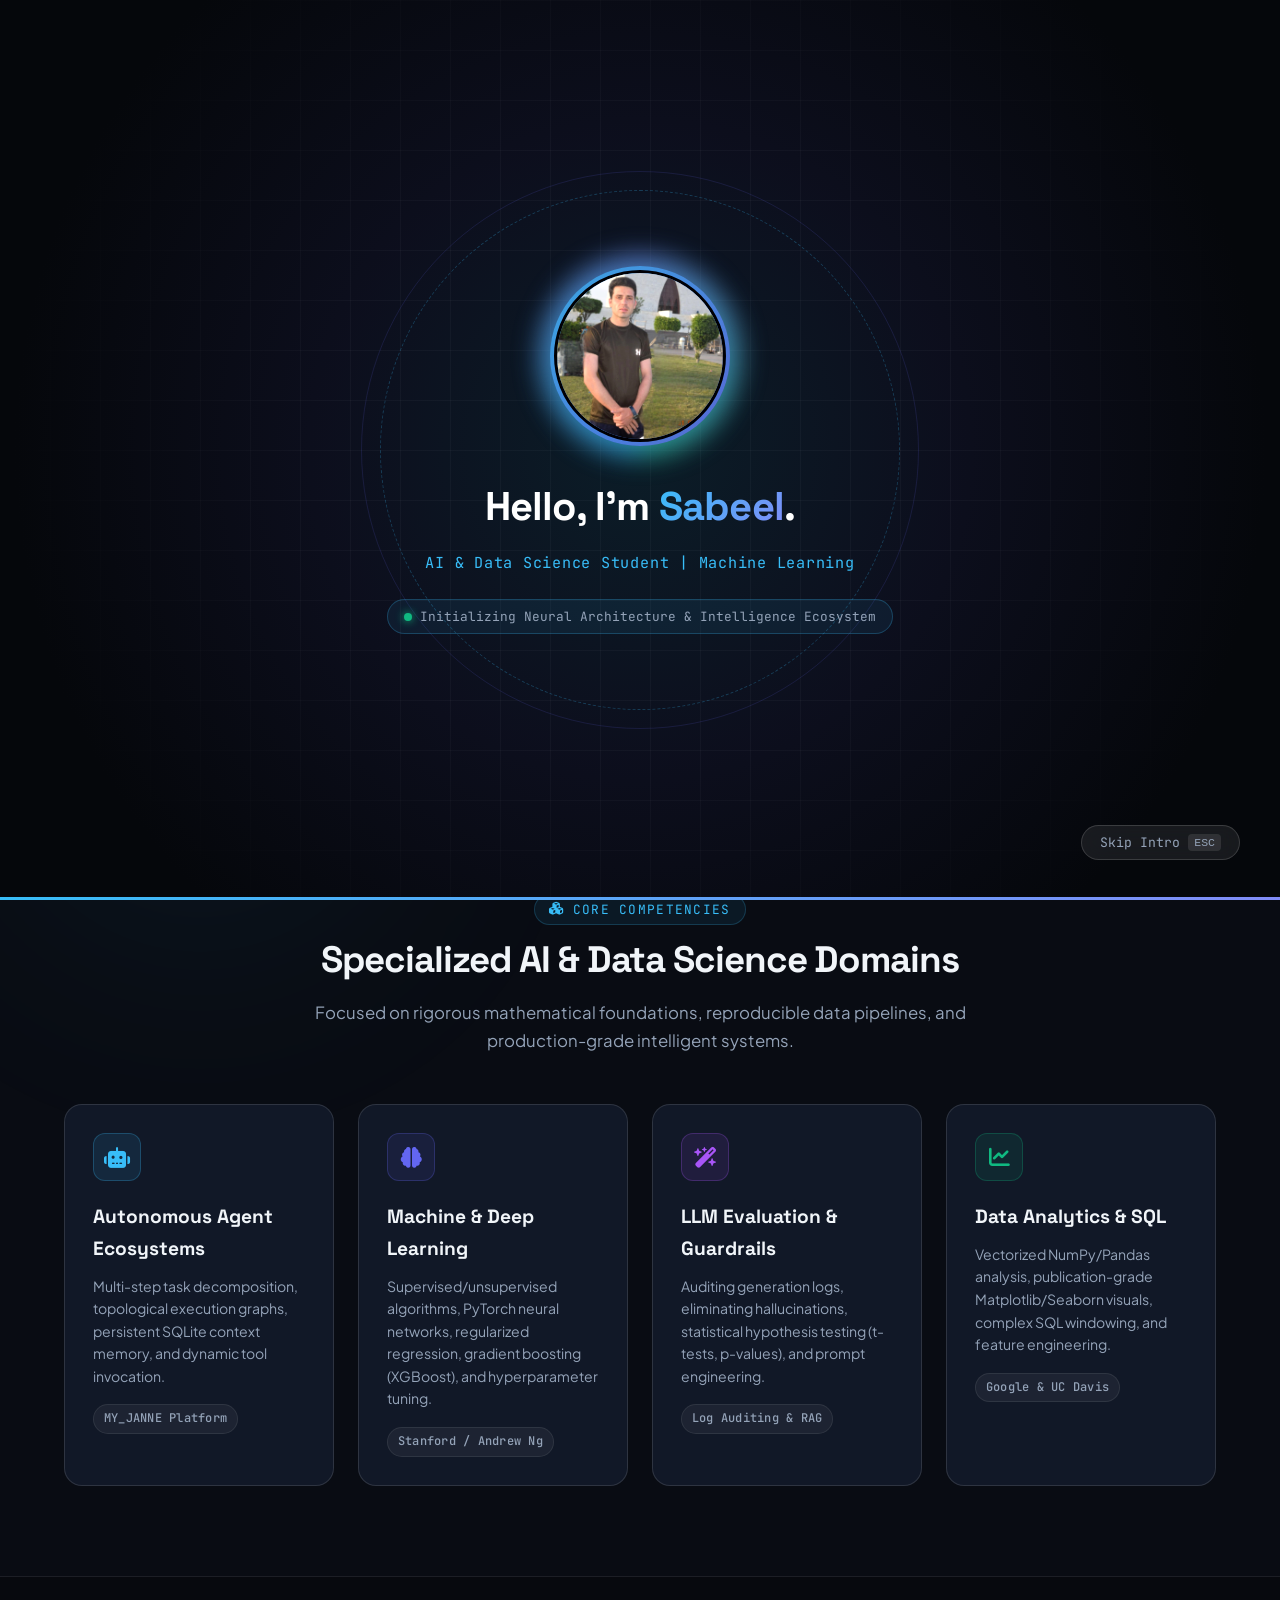
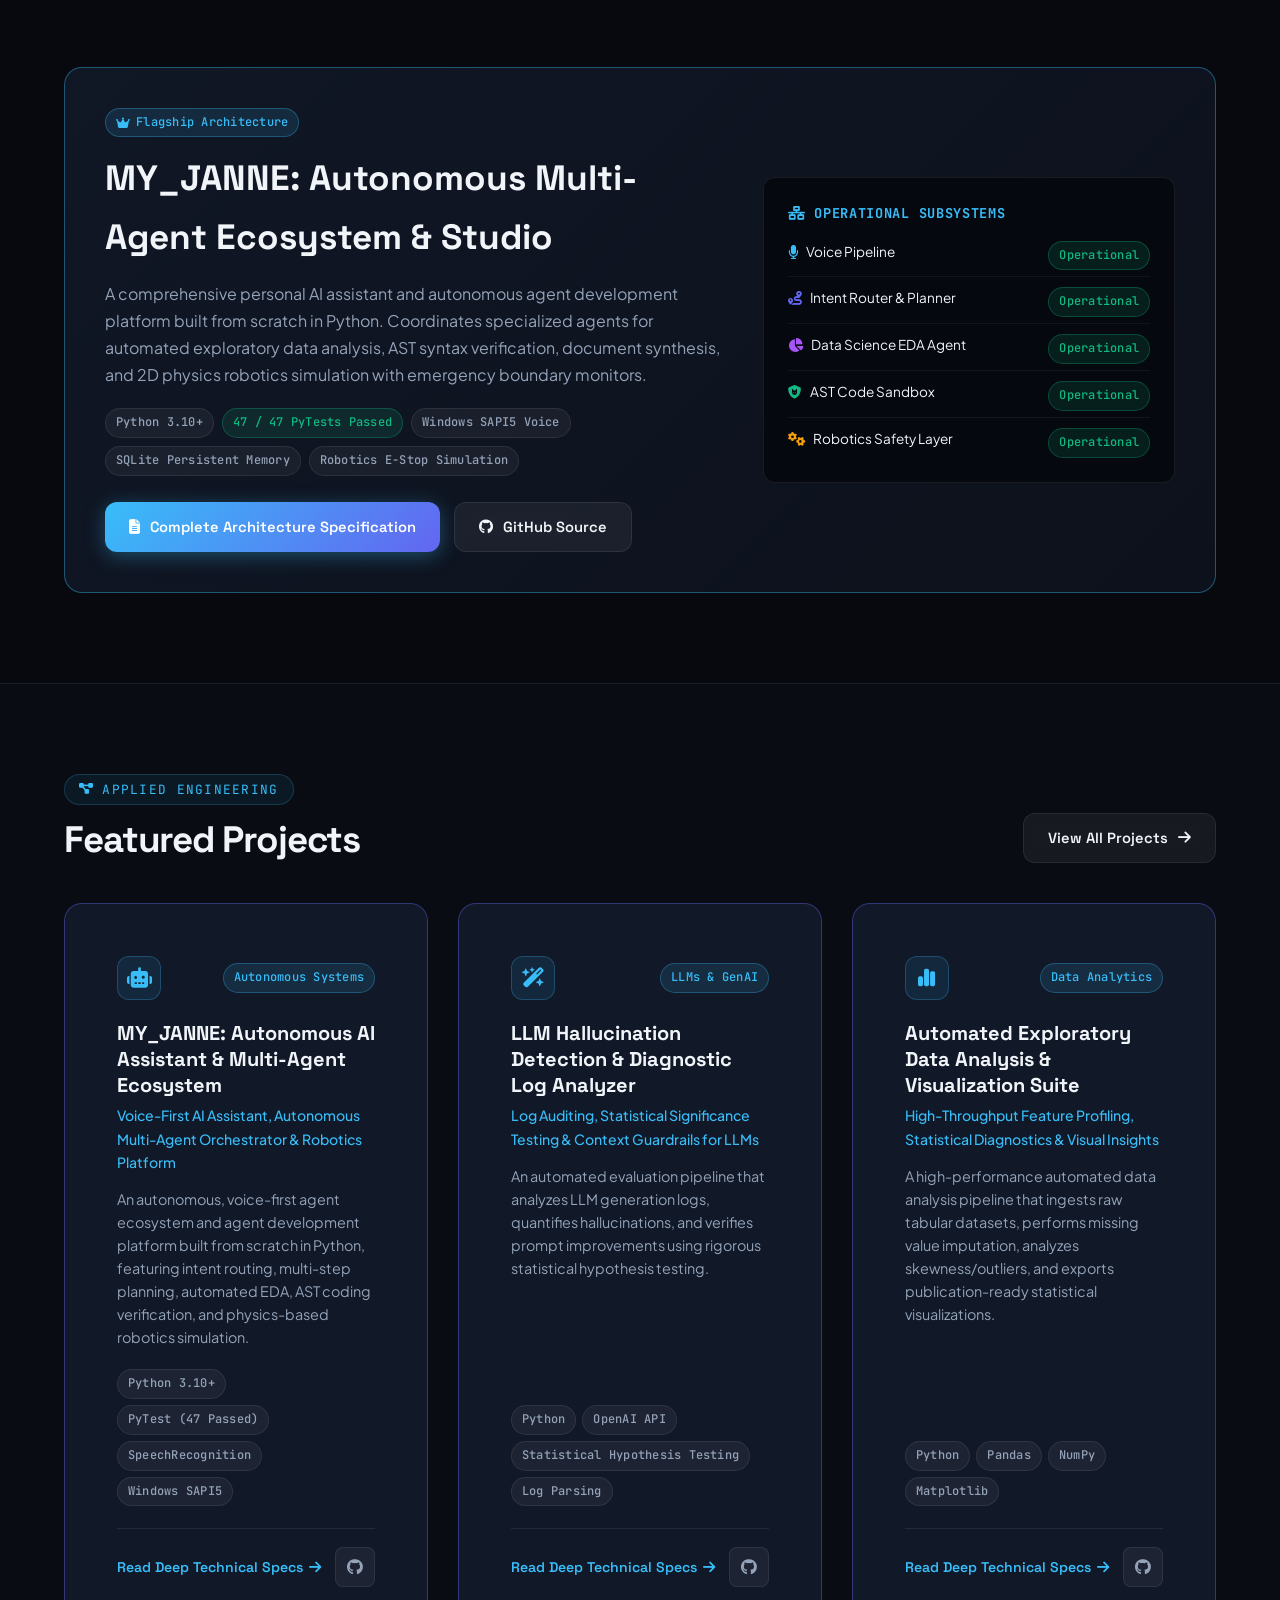
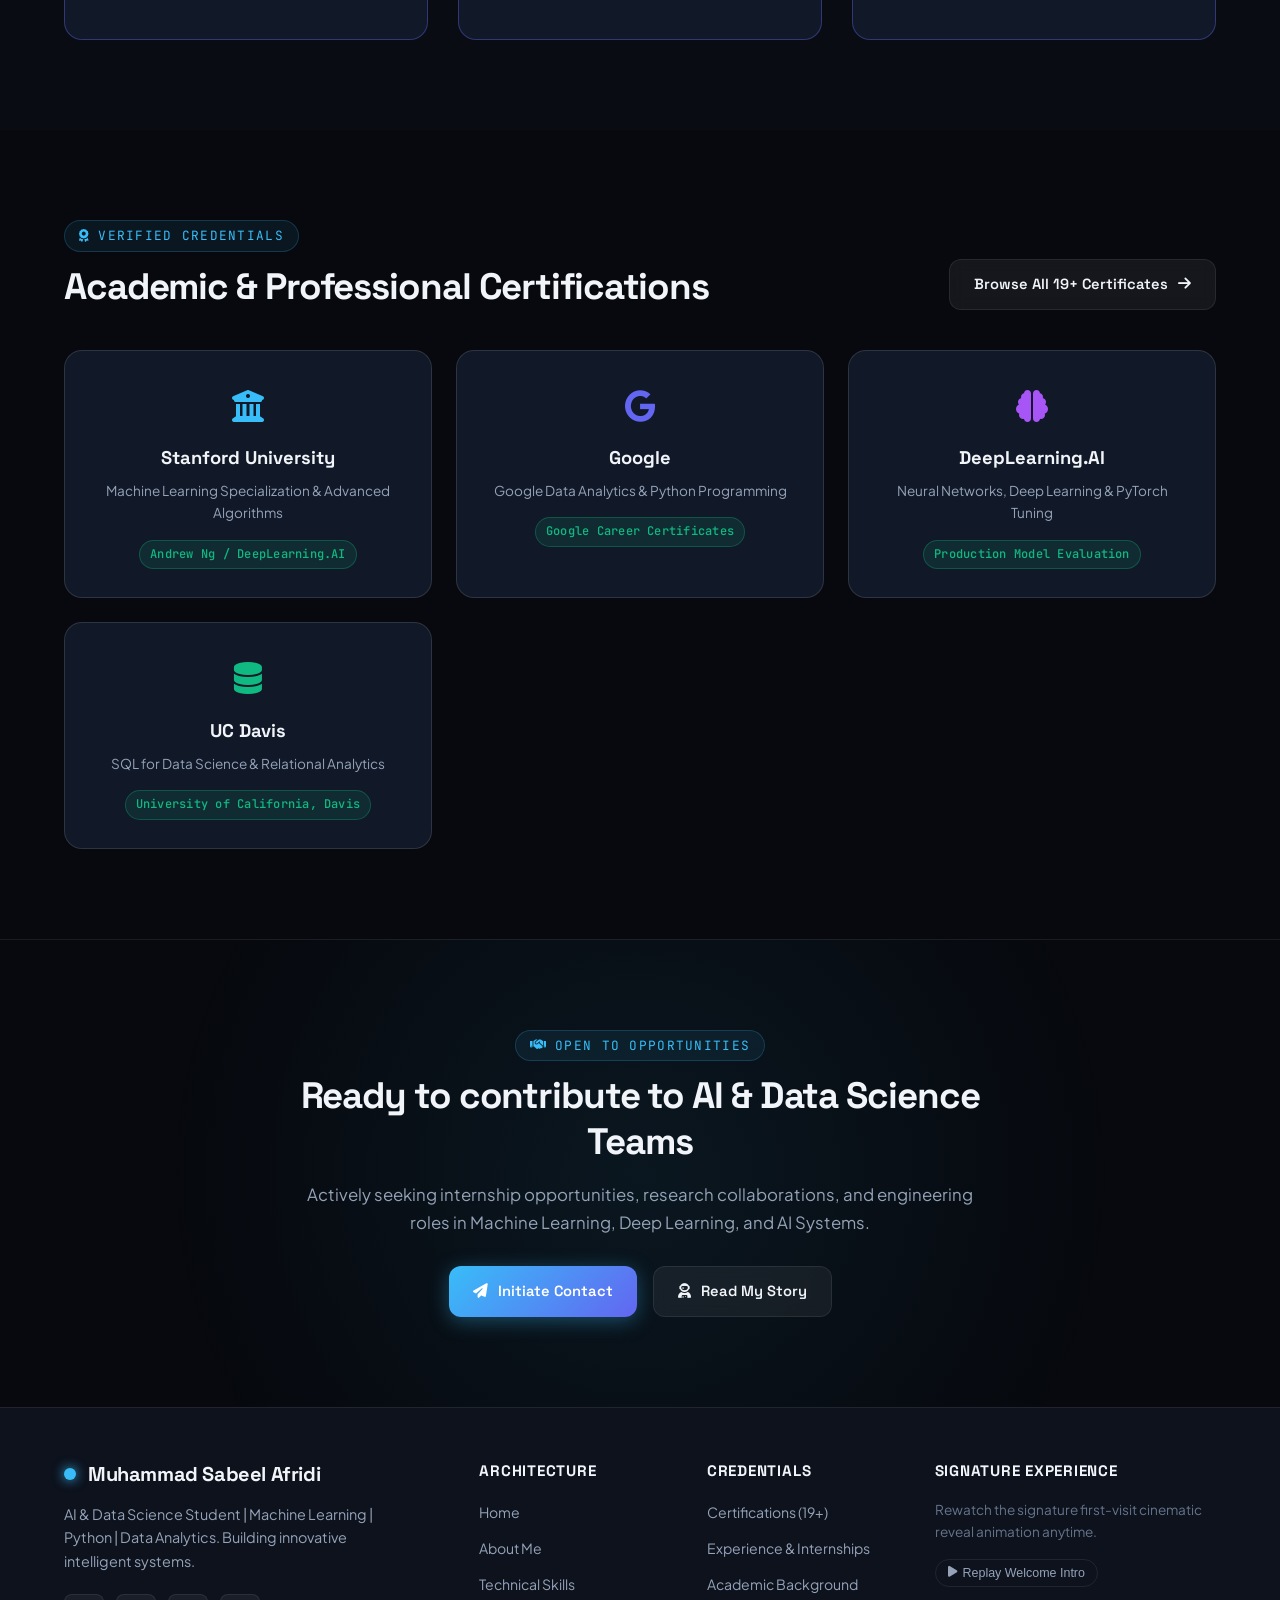
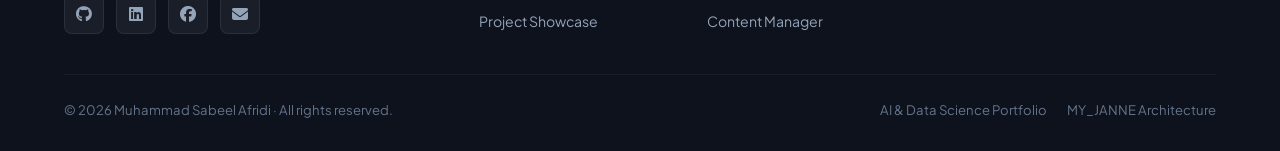
<file: index.html>
<!DOCTYPE html>
<html lang="en">
<head>
  <meta charset="UTF-8">
  <meta name="viewport" content="width=device-width, initial-scale=1.0">
  <title>Muhammad Sabeel Afridi — AI & Data Science Student | Machine Learning | Python</title>
  <meta name="description" content="Portfolio of Muhammad Sabeel Afridi, an AI & Data Science student specializing in Machine Learning, Deep Learning, Autonomous Agents, and Python Data Analytics.">
  
  <!-- Google Fonts: Space Grotesk, Plus Jakarta Sans, JetBrains Mono -->
  <link rel="preconnect" href="https://fonts.googleapis.com">
  <link rel="preconnect" href="https://fonts.gstatic.com" crossorigin>
  <link href="https://fonts.googleapis.com/css2?family=JetBrains+Mono:wght@400;500;600&family=Plus+Jakarta+Sans:wght@300;400;500;600;700&family=Space+Grotesk:wght@500;600;700;800&display=swap" rel="stylesheet">
  
  <!-- FontAwesome Icons -->
  <link rel="stylesheet" href="https://cdnjs.cloudflare.com/ajax/libs/font-awesome/6.5.1/css/all.min.css">
  
  <!-- Stylesheets -->
  <link rel="stylesheet" href="css/style.css">
  <link rel="stylesheet" href="css/welcome.css">
  <link rel="stylesheet" href="css/projects.css">
  <link rel="stylesheet" href="css/certifications.css">
</head>
<body>

  <!-- Ambient Ambient Glow Orbs -->
  <div class="ambient-glow-1"></div>
  <div class="ambient-glow-2"></div>

  <!-- ==========================================================================
       1. Signature First-Visit Welcome Cinematic Animation (Section 6)
       ========================================================================== -->
  <aside id="welcomeOverlay" aria-label="First Visit Welcome Experience">
    <div class="welcome-bg">
      <div class="welcome-rings"></div>
    </div>
    
    <div class="welcome-stage">
      <div class="welcome-avatar-wrapper">
        <div class="welcome-avatar-glow"></div>
        <div class="welcome-avatar-frame">
          <!-- The ONLY place where personal picture is used -->
          <img src="assets/mypic1.jpeg" alt="Muhammad Sabeel Afridi" class="welcome-img" id="welcomeAvatarImg">
          <div class="welcome-fallback-avatar" id="welcomeFallbackAvatar">MS</div>
        </div>
      </div>
      
      <h2 class="welcome-greeting">
        Hello, I'm <span class="highlight-name">Sabeel</span>.
      </h2>
      <p class="welcome-role">AI &amp; Data Science Student | Machine Learning</p>
      
      <div class="welcome-status">
        <span class="pulse-dot"></span>
        <span>Initializing Neural Architecture &amp; Intelligence Ecosystem</span>
      </div>
    </div>

    <button class="welcome-skip" id="welcomeSkipBtn" aria-label="Skip Introduction">
      <span>Skip Intro</span>
      <kbd style="font-size: 0.72rem; padding: 2px 6px; background: rgba(255,255,255,0.1); border-radius: 4px;">ESC</kbd>
    </button>
    <div class="welcome-progress-bar"></div>
  </aside>

  <!-- ==========================================================================
       Header & Navigation Bar (Multi-Page Architecture)
       ========================================================================== -->
  <header class="site-header">
    <div class="container nav-inner">
      <a href="index.html" class="brand-logo" aria-label="Home">
        <div class="brand-node"></div>
        <div class="brand-text">
          <span class="brand-title">M. Sabeel</span>
          <span class="brand-subtitle">AI &amp; Data Science</span>
        </div>
      </a>

      <button class="mobile-toggle" id="mobileToggle" aria-label="Toggle navigation menu" aria-expanded="false">
        <i class="fa-solid fa-bars"></i>
      </button>

      <nav>
        <ul class="nav-menu" id="navMenu">
          <li><a href="index.html" class="nav-link active"><i class="fa-solid fa-house"></i> Home</a></li>
          <li><a href="about.html" class="nav-link"><i class="fa-solid fa-user-astronaut"></i> About</a></li>
          <li><a href="skills.html" class="nav-link"><i class="fa-solid fa-microchip"></i> Skills</a></li>
          <li><a href="projects.html" class="nav-link"><i class="fa-solid fa-diagram-project"></i> Projects</a></li>
          <li><a href="certifications.html" class="nav-link"><i class="fa-solid fa-certificate"></i> Certifications</a></li>
          <li><a href="experience.html" class="nav-link"><i class="fa-solid fa-briefcase"></i> Experience</a></li>
          <li><a href="education.html" class="nav-link"><i class="fa-solid fa-graduation-cap"></i> Education</a></li>
          <li><a href="contact.html" class="nav-link nav-cta-btn"><i class="fa-solid fa-envelope"></i> Contact</a></li>
        </ul>
      </nav>
    </div>
  </header>

  <!-- ==========================================================================
       Hero Section
       ========================================================================== -->
  <main>
    <section class="section" style="padding-top: 150px; padding-bottom: 70px;">
      <div class="container">
        <div style="display: grid; grid-template-columns: 1.25fr 0.75fr; gap: 50px; align-items: center;" class="hero-grid">
          
          <div class="hero-text-col">
            <div style="display: flex; gap: 10px; flex-wrap: wrap; margin-bottom: 20px;">
              <span class="badge badge-ai"><i class="fa-solid fa-brain"></i> AI &amp; Data Science</span>
              <span class="badge badge-verified"><i class="fa-solid fa-circle-check"></i> 19+ Verified Certifications</span>
              <span class="badge badge-special"><i class="fa-solid fa-bolt"></i> Autonomous Systems</span>
            </div>

            <h1 class="section-title" style="font-size: 3.2rem; margin-bottom: 20px; line-height: 1.18;">
              Engineering <span class="gradient-text">Intelligent Systems</span> &amp; Machine Learning Architectures.
            </h1>

            <p class="section-desc" style="font-size: 1.15rem; line-height: 1.75; color: var(--text-secondary); margin-bottom: 32px;">
              I am an <strong>AI &amp; Data Science student</strong> dedicated to building autonomous agent ecosystems, training predictive models, optimizing PyTorch deep neural networks, and evaluating LLMs for production reliability.
            </p>

            <div style="display: flex; gap: 16px; flex-wrap: wrap; margin-bottom: 40px;">
              <a href="projects.html" class="btn btn-primary">
                <i class="fa-solid fa-rocket"></i> Explore Projects
              </a>
              <a href="certifications.html" class="btn btn-secondary">
                <i class="fa-solid fa-award"></i> View Certifications
              </a>
              <a href="contact.html" class="btn btn-outline">
                <i class="fa-solid fa-handshake"></i> Get in Touch
              </a>
            </div>

            <!-- Key Quantitative Metrics -->
            <div style="display: grid; grid-template-columns: repeat(4, 1fr); gap: 16px; padding-top: 24px; border-top: 1px solid var(--border-subtle);" class="hero-stats-row">
              <div>
                <div style="font-family: var(--font-heading); font-size: 1.85rem; font-weight: 700; color: var(--accent-cyan);">19+</div>
                <div style="font-family: var(--font-mono); font-size: 0.74rem; color: var(--text-muted); text-transform: uppercase;">Coursera / Stanford Certs</div>
              </div>
              <div>
                <div style="font-family: var(--font-heading); font-size: 1.85rem; font-weight: 700; color: var(--accent-indigo);">47+</div>
                <div style="font-family: var(--font-mono); font-size: 0.74rem; color: var(--text-muted); text-transform: uppercase;">Agent Tests Passed</div>
              </div>
              <div>
                <div style="font-family: var(--font-heading); font-size: 1.85rem; font-weight: 700; color: var(--accent-emerald);">100%</div>
                <div style="font-family: var(--font-mono); font-size: 0.74rem; color: var(--text-muted); text-transform: uppercase;">Python &amp; ML Focus</div>
              </div>
              <div>
                <div style="font-family: var(--font-heading); font-size: 1.85rem; font-weight: 700; color: var(--accent-purple);">3+</div>
                <div style="font-family: var(--font-mono); font-size: 0.74rem; color: var(--text-muted); text-transform: uppercase;">ML Specializations</div>
              </div>
            </div>
          </div>

          <!-- Hero AI Interactive Terminal Card -->
          <div class="hero-terminal-col">
            <div class="glass-card" style="border-color: rgba(56, 189, 248, 0.3); background: #080c14; padding: 24px;">
              <div style="display: flex; align-items: center; justify-content: space-between; border-bottom: 1px solid var(--border-subtle); padding-bottom: 12px; margin-bottom: 16px;">
                <div style="display: flex; gap: 8px;">
                  <span style="width: 10px; height: 10px; border-radius: 50%; background: #ef4444; display: inline-block;"></span>
                  <span style="width: 10px; height: 10px; border-radius: 50%; background: #f59e0b; display: inline-block;"></span>
                  <span style="width: 10px; height: 10px; border-radius: 50%; background: #10b981; display: inline-block;"></span>
                </div>
                <div style="font-family: var(--font-mono); font-size: 0.75rem; color: var(--accent-cyan);">
                  my_janne_core.py
                </div>
              </div>

              <div style="font-family: var(--font-mono); font-size: 0.82rem; line-height: 1.7; color: #cbd5e1;">
                <p style="color: #64748b;"># Central Intelligence Orchestrator</p>
                <p><span style="color: #f472b6;">class</span> <span style="color: #60a5fa;">JanneAssistant</span>:</p>
                <p style="padding-left: 16px;"><span style="color: #f472b6;">def</span> <span style="color: #38bdf8;">__init__</span>(self):</p>
                <p style="padding-left: 32px;">self.agent = <span style="color: #a78bfa;">TaskRouter</span>()</p>
                <p style="padding-left: 32px;">self.memory = <span style="color: #a78bfa;">PersistentMemory</span>()</p>
                <p style="padding-left: 32px;">self.status = <span style="color: #34d399;">"OPERATIONAL"</span></p>
                <p style="padding-left: 32px;">self.tests = <span style="color: #f59e0b;">"47/47 PASSED"</span></p>
                <br>
                <p style="color: #64748b;"># Real-time Telemetry</p>
                <div style="background: rgba(56, 189, 248, 0.08); border-left: 3px solid var(--accent-cyan); padding: 8px 12px; border-radius: 4px; font-size: 0.78rem;">
                  <div style="color: var(--accent-cyan);"><i class="fa-solid fa-check"></i> Intent Classification: <span style="color: #ffffff;">99.4% Confidence</span></div>
                  <div style="color: var(--accent-emerald);"><i class="fa-solid fa-check"></i> PyTorch Optimization: <span style="color: #ffffff;">AdamW / Cosine</span></div>
                  <div style="color: var(--accent-purple);"><i class="fa-solid fa-check"></i> LLM Hallucinations: <span style="color: #ffffff;">Mitigated (p &lt; 0.01)</span></div>
                </div>
              </div>

              <div style="margin-top: 20px; display: flex; justify-content: space-between; align-items: center; font-size: 0.8rem; color: var(--text-muted);">
                <span><i class="fa-solid fa-signal" style="color: var(--accent-emerald);"></i> System Active</span>
                <a href="project-my-janne.html" style="color: var(--accent-cyan); font-weight: 600;">Inspect Architecture →</a>
              </div>
            </div>
          </div>

        </div>
      </div>
    </section>

    <!-- ==========================================================================
         Core Pillars Section
         ========================================================================== -->
    <section class="section" style="background: rgba(13, 18, 29, 0.4); border-top: 1px solid var(--border-subtle); border-bottom: 1px solid var(--border-subtle);">
      <div class="container">
        <div style="text-align: center; max-width: 700px; margin: 0 auto 50px;">
          <span class="section-label"><i class="fa-solid fa-cubes"></i> Core Competencies</span>
          <h2 class="section-title">Specialized AI &amp; Data Science Domains</h2>
          <p class="section-desc" style="margin: 0 auto;">Focused on rigorous mathematical foundations, reproducible data pipelines, and production-grade intelligent systems.</p>
        </div>

        <div style="display: grid; grid-template-columns: repeat(auto-fit, minmax(260px, 1fr)); gap: 24px;">
          
          <div class="glass-card">
            <div style="width: 48px; height: 48px; border-radius: var(--radius-md); background: rgba(56, 189, 248, 0.1); border: 1px solid rgba(56, 189, 248, 0.25); display: flex; align-items: center; justify-content: center; color: var(--accent-cyan); font-size: 1.3rem; margin-bottom: 20px;">
              <i class="fa-solid fa-robot"></i>
            </div>
            <h3 style="font-family: var(--font-heading); font-size: 1.2rem; margin-bottom: 10px;">Autonomous Agent Ecosystems</h3>
            <p style="font-size: 0.88rem; color: var(--text-secondary); line-height: 1.6; margin-bottom: 16px;">
              Multi-step task decomposition, topological execution graphs, persistent SQLite context memory, and dynamic tool invocation.
            </p>
            <span class="badge badge-tag">MY_JANNE Platform</span>
          </div>

          <div class="glass-card">
            <div style="width: 48px; height: 48px; border-radius: var(--radius-md); background: rgba(99, 102, 241, 0.1); border: 1px solid rgba(99, 102, 241, 0.25); display: flex; align-items: center; justify-content: center; color: var(--accent-indigo); font-size: 1.3rem; margin-bottom: 20px;">
              <i class="fa-solid fa-brain"></i>
            </div>
            <h3 style="font-family: var(--font-heading); font-size: 1.2rem; margin-bottom: 10px;">Machine &amp; Deep Learning</h3>
            <p style="font-size: 0.88rem; color: var(--text-secondary); line-height: 1.6; margin-bottom: 16px;">
              Supervised/unsupervised algorithms, PyTorch neural networks, regularized regression, gradient boosting (XGBoost), and hyperparameter tuning.
            </p>
            <span class="badge badge-tag">Stanford / Andrew Ng</span>
          </div>

          <div class="glass-card">
            <div style="width: 48px; height: 48px; border-radius: var(--radius-md); background: rgba(168, 85, 247, 0.1); border: 1px solid rgba(168, 85, 247, 0.25); display: flex; align-items: center; justify-content: center; color: var(--accent-purple); font-size: 1.3rem; margin-bottom: 20px;">
              <i class="fa-solid fa-wand-magic-sparkles"></i>
            </div>
            <h3 style="font-family: var(--font-heading); font-size: 1.2rem; margin-bottom: 10px;">LLM Evaluation &amp; Guardrails</h3>
            <p style="font-size: 0.88rem; color: var(--text-secondary); line-height: 1.6; margin-bottom: 16px;">
              Auditing generation logs, eliminating hallucinations, statistical hypothesis testing (t-tests, p-values), and prompt engineering.
            </p>
            <span class="badge badge-tag">Log Auditing &amp; RAG</span>
          </div>

          <div class="glass-card">
            <div style="width: 48px; height: 48px; border-radius: var(--radius-md); background: rgba(16, 185, 129, 0.1); border: 1px solid rgba(16, 185, 129, 0.25); display: flex; align-items: center; justify-content: center; color: var(--accent-emerald); font-size: 1.3rem; margin-bottom: 20px;">
              <i class="fa-solid fa-chart-line"></i>
            </div>
            <h3 style="font-family: var(--font-heading); font-size: 1.2rem; margin-bottom: 10px;">Data Analytics &amp; SQL</h3>
            <p style="font-size: 0.88rem; color: var(--text-secondary); line-height: 1.6; margin-bottom: 16px;">
              Vectorized NumPy/Pandas analysis, publication-grade Matplotlib/Seaborn visuals, complex SQL windowing, and feature engineering.
            </p>
            <span class="badge badge-tag">Google &amp; UC Davis</span>
          </div>

        </div>
      </div>
    </section>

    <!-- ==========================================================================
         Flagship Showcase: MY_JANNE
         ========================================================================== -->
    <section class="section">
      <div class="container">
        <div class="glass-card" style="border-color: rgba(56, 189, 248, 0.4); padding: 40px; background: linear-gradient(135deg, rgba(17, 24, 39, 0.95), rgba(13, 18, 29, 0.95));">
          <div style="display: grid; grid-template-columns: 1.2fr 0.8fr; gap: 40px; align-items: center;" class="flagship-grid">
            <div>
              <span class="badge badge-ai" style="margin-bottom: 12px;"><i class="fa-solid fa-crown"></i> Flagship Architecture</span>
              <h2 style="font-family: var(--font-heading); font-size: 2.2rem; margin-bottom: 14px;">
                MY_JANNE: Autonomous Multi-Agent Ecosystem &amp; Studio
              </h2>
              <p style="font-size: 1rem; color: var(--text-secondary); line-height: 1.7; margin-bottom: 20px;">
                A comprehensive personal AI assistant and autonomous agent development platform built from scratch in Python. Coordinates specialized agents for automated exploratory data analysis, AST syntax verification, document synthesis, and 2D physics robotics simulation with emergency boundary monitors.
              </p>
              
              <div style="display: flex; gap: 8px; flex-wrap: wrap; margin-bottom: 26px;">
                <span class="badge badge-tag">Python 3.10+</span>
                <span class="badge badge-verified">47 / 47 PyTests Passed</span>
                <span class="badge badge-tag">Windows SAPI5 Voice</span>
                <span class="badge badge-tag">SQLite Persistent Memory</span>
                <span class="badge badge-tag">Robotics E-Stop Simulation</span>
              </div>

              <div style="display: flex; gap: 14px; flex-wrap: wrap;">
                <a href="project-my-janne.html" class="btn btn-primary">
                  <i class="fa-solid fa-file-lines"></i> Complete Architecture Specification
                </a>
                <a href="https://github.com/MuhammadSabeel394/my-janne-ai" target="_blank" rel="noopener noreferrer" class="btn btn-secondary">
                  <i class="fa-brands fa-github"></i> GitHub Source
                </a>
              </div>
            </div>

            <!-- Flagship Subsystems Matrix -->
            <div style="background: #05080e; border: 1px solid rgba(255, 255, 255, 0.08); border-radius: var(--radius-md); padding: 24px;">
              <h4 style="font-family: var(--font-mono); font-size: 0.85rem; color: var(--accent-cyan); text-transform: uppercase; margin-bottom: 16px; letter-spacing: 0.05em;">
                <i class="fa-solid fa-network-wired"></i> Operational Subsystems
              </h4>
              <ul style="list-style: none; display: flex; flex-direction: column; gap: 10px; font-size: 0.85rem;">
                <li style="display: flex; justify-content: space-between; border-bottom: 1px solid rgba(255,255,255,0.05); padding-bottom: 6px;">
                  <span><i class="fa-solid fa-microphone" style="color: var(--accent-cyan); margin-right: 6px;"></i> Voice Pipeline</span>
                  <span class="badge badge-verified">Operational</span>
                </li>
                <li style="display: flex; justify-content: space-between; border-bottom: 1px solid rgba(255,255,255,0.05); padding-bottom: 6px;">
                  <span><i class="fa-solid fa-route" style="color: var(--accent-indigo); margin-right: 6px;"></i> Intent Router &amp; Planner</span>
                  <span class="badge badge-verified">Operational</span>
                </li>
                <li style="display: flex; justify-content: space-between; border-bottom: 1px solid rgba(255,255,255,0.05); padding-bottom: 6px;">
                  <span><i class="fa-solid fa-chart-pie" style="color: var(--accent-purple); margin-right: 6px;"></i> Data Science EDA Agent</span>
                  <span class="badge badge-verified">Operational</span>
                </li>
                <li style="display: flex; justify-content: space-between; border-bottom: 1px solid rgba(255,255,255,0.05); padding-bottom: 6px;">
                  <span><i class="fa-solid fa-shield-cat" style="color: var(--accent-emerald); margin-right: 6px;"></i> AST Code Sandbox</span>
                  <span class="badge badge-verified">Operational</span>
                </li>
                <li style="display: flex; justify-content: space-between;">
                  <span><i class="fa-solid fa-gears" style="color: var(--accent-amber); margin-right: 6px;"></i> Robotics Safety Layer</span>
                  <span class="badge badge-verified">Operational</span>
                </li>
              </ul>
            </div>
          </div>
        </div>
      </div>
    </section>

    <!-- ==========================================================================
         Featured Projects Preview (Dynamic)
         ========================================================================== -->
    <section class="section" style="background: rgba(13, 18, 29, 0.4); border-top: 1px solid var(--border-subtle);">
      <div class="container">
        <div style="display: flex; align-items: flex-end; justify-content: space-between; flex-wrap: wrap; gap: 20px; margin-bottom: 40px;">
          <div>
            <span class="section-label"><i class="fa-solid fa-diagram-project"></i> Applied Engineering</span>
            <h2 class="section-title" style="margin-bottom: 0;">Featured Projects</h2>
          </div>
          <a href="projects.html" class="btn btn-secondary">
            View All Projects <i class="fa-solid fa-arrow-right"></i>
          </a>
        </div>

        <div class="project-grid" id="featuredProjectsGrid">
          <!-- Dynamically populated by js/projects.js -->
        </div>
      </div>
    </section>

    <!-- ==========================================================================
         Featured Certifications Highlight
         ========================================================================== -->
    <section class="section">
      <div class="container">
        <div style="display: flex; align-items: flex-end; justify-content: space-between; flex-wrap: wrap; gap: 20px; margin-bottom: 40px;">
          <div>
            <span class="section-label"><i class="fa-solid fa-award"></i> Verified Credentials</span>
            <h2 class="section-title" style="margin-bottom: 0;">Academic &amp; Professional Certifications</h2>
          </div>
          <a href="certifications.html" class="btn btn-secondary">
            Browse All 19+ Certificates <i class="fa-solid fa-arrow-right"></i>
          </a>
        </div>

        <div style="display: grid; grid-template-columns: repeat(auto-fit, minmax(280px, 1fr)); gap: 24px;">
          
          <div class="glass-card" style="text-align: center; padding: 28px;">
            <div style="font-size: 2rem; color: var(--accent-cyan); margin-bottom: 12px;"><i class="fa-solid fa-building-columns"></i></div>
            <h3 style="font-size: 1.15rem; font-family: var(--font-heading); margin-bottom: 6px;">Stanford University</h3>
            <p style="font-size: 0.85rem; color: var(--text-secondary); margin-bottom: 14px;">Machine Learning Specialization &amp; Advanced Algorithms</p>
            <span class="badge badge-verified">Andrew Ng / DeepLearning.AI</span>
          </div>

          <div class="glass-card" style="text-align: center; padding: 28px;">
            <div style="font-size: 2rem; color: var(--accent-indigo); margin-bottom: 12px;"><i class="fa-brands fa-google"></i></div>
            <h3 style="font-size: 1.15rem; font-family: var(--font-heading); margin-bottom: 6px;">Google</h3>
            <p style="font-size: 0.85rem; color: var(--text-secondary); margin-bottom: 14px;">Google Data Analytics &amp; Python Programming</p>
            <span class="badge badge-verified">Google Career Certificates</span>
          </div>

          <div class="glass-card" style="text-align: center; padding: 28px;">
            <div style="font-size: 2rem; color: var(--accent-purple); margin-bottom: 12px;"><i class="fa-solid fa-brain"></i></div>
            <h3 style="font-size: 1.15rem; font-family: var(--font-heading); margin-bottom: 6px;">DeepLearning.AI</h3>
            <p style="font-size: 0.85rem; color: var(--text-secondary); margin-bottom: 14px;">Neural Networks, Deep Learning &amp; PyTorch Tuning</p>
            <span class="badge badge-verified">Production Model Evaluation</span>
          </div>

          <div class="glass-card" style="text-align: center; padding: 28px;">
            <div style="font-size: 2rem; color: var(--accent-emerald); margin-bottom: 12px;"><i class="fa-solid fa-database"></i></div>
            <h3 style="font-size: 1.15rem; font-family: var(--font-heading); margin-bottom: 6px;">UC Davis</h3>
            <p style="font-size: 0.85rem; color: var(--text-secondary); margin-bottom: 14px;">SQL for Data Science &amp; Relational Analytics</p>
            <span class="badge badge-verified">University of California, Davis</span>
          </div>

        </div>
      </div>
    </section>

    <!-- ==========================================================================
         Call to Action
         ========================================================================== -->
    <section class="section" style="background: radial-gradient(circle at 50% 50%, rgba(56, 189, 248, 0.08) 0%, transparent 70%); border-top: 1px solid var(--border-subtle);">
      <div class="container" style="text-align: center; max-width: 750px;">
        <span class="section-label"><i class="fa-solid fa-handshake"></i> Open to Opportunities</span>
        <h2 class="section-title">Ready to contribute to AI &amp; Data Science Teams</h2>
        <p class="section-desc" style="margin: 0 auto 30px;">
          Actively seeking internship opportunities, research collaborations, and engineering roles in Machine Learning, Deep Learning, and AI Systems.
        </p>
        <div style="display: flex; justify-content: center; gap: 16px; flex-wrap: wrap;">
          <a href="contact.html" class="btn btn-primary">
            <i class="fa-solid fa-paper-plane"></i> Initiate Contact
          </a>
          <a href="about.html" class="btn btn-secondary">
            <i class="fa-solid fa-user-astronaut"></i> Read My Story
          </a>
        </div>
      </div>
    </section>
  </main>

  <!-- ==========================================================================
       Site Footer
       ========================================================================== -->
  <footer class="site-footer">
    <div class="container">
      <div class="footer-top">
        <div class="footer-brand">
          <div class="brand-logo" style="margin-bottom: 12px;">
            <div class="brand-node"></div>
            <span>Muhammad Sabeel Afridi</span>
          </div>
          <p>
            AI &amp; Data Science Student | Machine Learning | Python | Data Analytics. Building innovative intelligent systems.
          </p>
          <div class="footer-social-row">
            <a href="https://github.com/MuhammadSabeel394" target="_blank" rel="noopener noreferrer" class="social-icon-btn" aria-label="GitHub"><i class="fa-brands fa-github"></i></a>
            <a href="https://www.linkedin.com/in/muhammad-sabeel-afridi" target="_blank" rel="noopener noreferrer" class="social-icon-btn" aria-label="LinkedIn"><i class="fa-brands fa-linkedin"></i></a>
            <a href="https://www.facebook.com/muhammad.sabeel.929457" target="_blank" rel="noopener noreferrer" class="social-icon-btn" aria-label="Facebook"><i class="fa-brands fa-facebook"></i></a>
            <a href="mailto:sabeelafridi394@gmail.com" class="social-icon-btn" aria-label="Email"><i class="fa-solid fa-envelope"></i></a>
          </div>
        </div>

        <div class="footer-col">
          <h4>Architecture</h4>
          <ul class="footer-links">
            <li><a href="index.html">Home</a></li>
            <li><a href="about.html">About Me</a></li>
            <li><a href="skills.html">Technical Skills</a></li>
            <li><a href="projects.html">Project Showcase</a></li>
          </ul>
        </div>

        <div class="footer-col">
          <h4>Credentials</h4>
          <ul class="footer-links">
            <li><a href="certifications.html">Certifications (19+)</a></li>
            <li><a href="experience.html">Experience &amp; Internships</a></li>
            <li><a href="education.html">Academic Background</a></li>
            <li><a href="admin.html">Content Manager</a></li>
          </ul>
        </div>

        <div class="footer-col">
          <h4>Signature Experience</h4>
          <p style="font-size: 0.85rem; color: var(--text-muted); margin-bottom: 14px;">
            Rewatch the signature first-visit cinematic reveal animation anytime.
          </p>
          <button class="replay-welcome-btn" onclick="replayWelcomeIntro()">
            <i class="fa-solid fa-play"></i> Replay Welcome Intro
          </button>
        </div>
      </div>

      <div class="footer-bottom">
        <div>&copy; <span id="copyrightYear">2026</span> Muhammad Sabeel Afridi · All rights reserved.</div>
        <div style="display: flex; gap: 20px;">
          <span>AI &amp; Data Science Portfolio</span>
          <span>MY_JANNE Architecture</span>
        </div>
      </div>
    </div>
  </footer>

  <!-- Scripts -->
  <script src="js/portfolio-data-default.js"></script>
  <script src="js/data-store.js"></script>
  <script src="js/welcome.js"></script>
  <script src="js/projects.js"></script>
  <script src="js/app.js"></script>

</body>
</html>
</file>
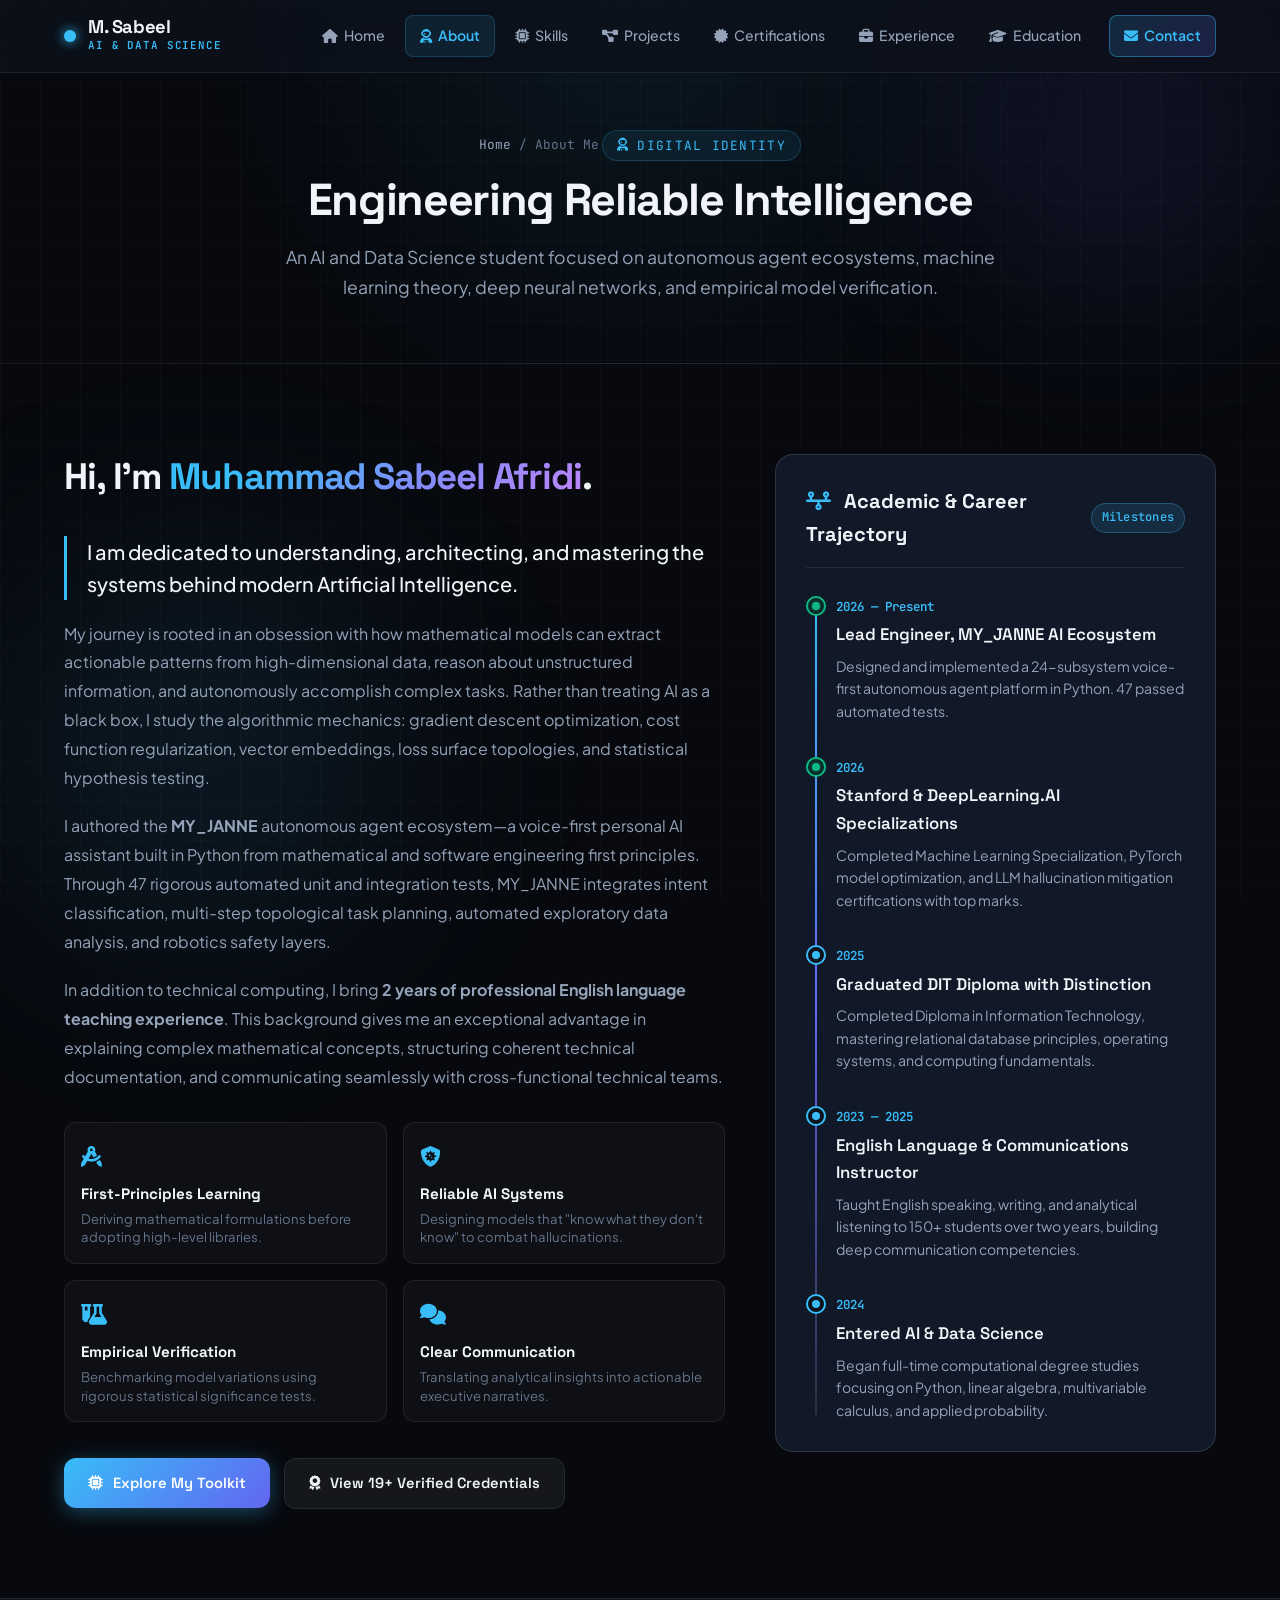
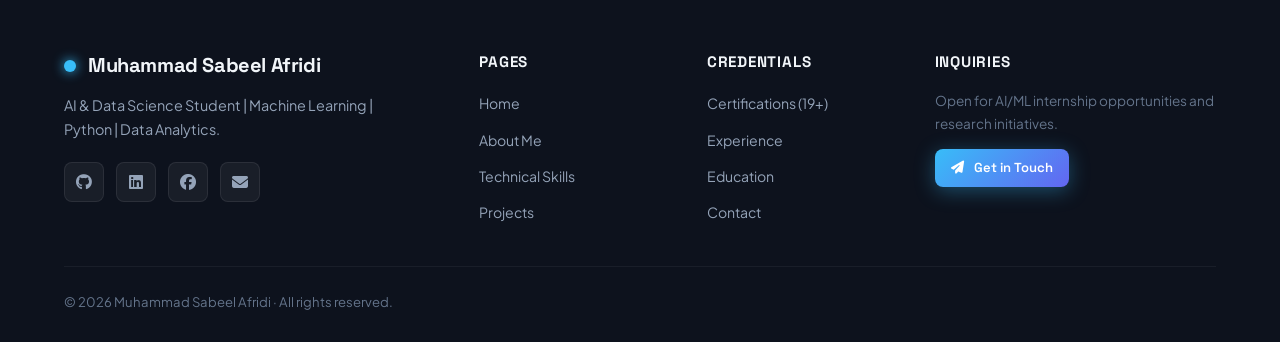
<file: about.html>
<!DOCTYPE html>
<html lang="en">
<head>
  <meta charset="UTF-8">
  <meta name="viewport" content="width=device-width, initial-scale=1.0">
  <title>About Me — Muhammad Sabeel Afridi | AI & Data Science</title>
  <meta name="description" content="Learn about Muhammad Sabeel Afridi's journey in Artificial Intelligence, Machine Learning, Deep Neural Networks, and Data Science.">
  
  <!-- Google Fonts -->
  <link rel="preconnect" href="https://fonts.googleapis.com">
  <link rel="preconnect" href="https://fonts.gstatic.com" crossorigin>
  <link href="https://fonts.googleapis.com/css2?family=JetBrains+Mono:wght@400;500;600&family=Plus+Jakarta+Sans:wght@300;400;500;600;700&family=Space+Grotesk:wght@500;600;700;800&display=swap" rel="stylesheet">
  
  <!-- FontAwesome Icons -->
  <link rel="stylesheet" href="https://cdnjs.cloudflare.com/ajax/libs/font-awesome/6.5.1/css/all.min.css">
  
  <!-- Stylesheets -->
  <link rel="stylesheet" href="css/style.css">
  <link rel="stylesheet" href="css/inner.css">
</head>
<body>

  <div class="ambient-glow-1"></div>
  <div class="ambient-glow-2"></div>

  <!-- Header -->
  <header class="site-header">
    <div class="container nav-inner">
      <a href="index.html" class="brand-logo">
        <div class="brand-node"></div>
        <div class="brand-text">
          <span class="brand-title">M. Sabeel</span>
          <span class="brand-subtitle">AI &amp; Data Science</span>
        </div>
      </a>

      <button class="mobile-toggle" id="mobileToggle" aria-label="Toggle navigation menu">
        <i class="fa-solid fa-bars"></i>
      </button>

      <nav>
        <ul class="nav-menu" id="navMenu">
          <li><a href="index.html" class="nav-link"><i class="fa-solid fa-house"></i> Home</a></li>
          <li><a href="about.html" class="nav-link active"><i class="fa-solid fa-user-astronaut"></i> About</a></li>
          <li><a href="skills.html" class="nav-link"><i class="fa-solid fa-microchip"></i> Skills</a></li>
          <li><a href="projects.html" class="nav-link"><i class="fa-solid fa-diagram-project"></i> Projects</a></li>
          <li><a href="certifications.html" class="nav-link"><i class="fa-solid fa-certificate"></i> Certifications</a></li>
          <li><a href="experience.html" class="nav-link"><i class="fa-solid fa-briefcase"></i> Experience</a></li>
          <li><a href="education.html" class="nav-link"><i class="fa-solid fa-graduation-cap"></i> Education</a></li>
          <li><a href="contact.html" class="nav-link nav-cta-btn"><i class="fa-solid fa-envelope"></i> Contact</a></li>
        </ul>
      </nav>
    </div>
  </header>

  <!-- Page Hero -->
  <main>
    <section class="page-hero">
      <div class="container page-hero-inner">
        <div class="breadcrumbs">
          <a href="index.html">Home</a> <span>/</span> <span>About Me</span>
        </div>
        <span class="section-label"><i class="fa-solid fa-user-astronaut"></i> Digital Identity</span>
        <h1 class="page-hero-title">Engineering Reliable Intelligence</h1>
        <p class="page-hero-desc">
          An AI and Data Science student focused on autonomous agent ecosystems, machine learning theory, deep neural networks, and empirical model verification.
        </p>
      </div>
    </section>

    <!-- About Content Section -->
    <section class="section">
      <div class="container">
        <div class="about-grid">
          
          <!-- Narrative Column -->
          <div class="about-bio-card">
            <h2 class="section-title">
              Hi, I'm <span class="gradient-text">Muhammad Sabeel Afridi</span>.
            </h2>

            <p class="bio-lead">
              I am dedicated to understanding, architecting, and mastering the systems behind modern Artificial Intelligence.
            </p>

            <p class="bio-paragraph">
              My journey is rooted in an obsession with how mathematical models can extract actionable patterns from high-dimensional data, reason about unstructured information, and autonomously accomplish complex tasks. Rather than treating AI as a black box, I study the algorithmic mechanics: gradient descent optimization, cost function regularization, vector embeddings, loss surface topologies, and statistical hypothesis testing.
            </p>

            <p class="bio-paragraph">
              I authored the <strong>MY_JANNE</strong> autonomous agent ecosystem—a voice-first personal AI assistant built in Python from mathematical and software engineering first principles. Through 47 rigorous automated unit and integration tests, MY_JANNE integrates intent classification, multi-step topological task planning, automated exploratory data analysis, and robotics safety layers.
            </p>

            <p class="bio-paragraph">
              In addition to technical computing, I bring <strong>2 years of professional English language teaching experience</strong>. This background gives me an exceptional advantage in explaining complex mathematical concepts, structuring coherent technical documentation, and communicating seamlessly with cross-functional technical teams.
            </p>

            <!-- 4 AI Pillars -->
            <div class="ai-pillars-grid">
              <div class="ai-pillar-item">
                <div class="ai-pillar-icon"><i class="fa-solid fa-compass-drafting"></i></div>
                <h4>First-Principles Learning</h4>
                <p>Deriving mathematical formulations before adopting high-level libraries.</p>
              </div>

              <div class="ai-pillar-item">
                <div class="ai-pillar-icon"><i class="fa-solid fa-shield-virus"></i></div>
                <h4>Reliable AI Systems</h4>
                <p>Designing models that "know what they don't know" to combat hallucinations.</p>
              </div>

              <div class="ai-pillar-item">
                <div class="ai-pillar-icon"><i class="fa-solid fa-flask-vial"></i></div>
                <h4>Empirical Verification</h4>
                <p>Benchmarking model variations using rigorous statistical significance tests.</p>
              </div>

              <div class="ai-pillar-item">
                <div class="ai-pillar-icon"><i class="fa-solid fa-comments"></i></div>
                <h4>Clear Communication</h4>
                <p>Translating analytical insights into actionable executive narratives.</p>
              </div>
            </div>

            <div style="display: flex; gap: 14px; margin-top: 16px; flex-wrap: wrap;">
              <a href="skills.html" class="btn btn-primary"><i class="fa-solid fa-microchip"></i> Explore My Toolkit</a>
              <a href="certifications.html" class="btn btn-secondary"><i class="fa-solid fa-award"></i> View 19+ Verified Credentials</a>
            </div>
          </div>

          <!-- Timeline Column -->
          <div class="glass-card timeline-card">
            <div class="timeline-header">
              <h3><i class="fa-solid fa-timeline" style="color: var(--accent-cyan); margin-right: 8px;"></i> Academic &amp; Career Trajectory</h3>
              <span class="badge badge-ai">Milestones</span>
            </div>

            <div class="timeline">
              <div class="timeline-item active">
                <div class="timeline-marker"></div>
                <span class="timeline-year">2026 — Present</span>
                <h4 class="timeline-title">Lead Engineer, MY_JANNE AI Ecosystem</h4>
                <p class="timeline-desc">
                  Designed and implemented a 24-subsystem voice-first autonomous agent platform in Python. 47 passed automated tests.
                </p>
              </div>

              <div class="timeline-item active">
                <div class="timeline-marker"></div>
                <span class="timeline-year">2026</span>
                <h4 class="timeline-title">Stanford &amp; DeepLearning.AI Specializations</h4>
                <p class="timeline-desc">
                  Completed Machine Learning Specialization, PyTorch model optimization, and LLM hallucination mitigation certifications with top marks.
                </p>
              </div>

              <div class="timeline-item">
                <div class="timeline-marker"></div>
                <span class="timeline-year">2025</span>
                <h4 class="timeline-title">Graduated DIT Diploma with Distinction</h4>
                <p class="timeline-desc">
                  Completed Diploma in Information Technology, mastering relational database principles, operating systems, and computing fundamentals.
                </p>
              </div>

              <div class="timeline-item">
                <div class="timeline-marker"></div>
                <span class="timeline-year">2023 — 2025</span>
                <h4 class="timeline-title">English Language &amp; Communications Instructor</h4>
                <p class="timeline-desc">
                  Taught English speaking, writing, and analytical listening to 150+ students over two years, building deep communication competencies.
                </p>
              </div>

              <div class="timeline-item">
                <div class="timeline-marker"></div>
                <span class="timeline-year">2024</span>
                <h4 class="timeline-title">Entered AI &amp; Data Science</h4>
                <p class="timeline-desc">
                  Began full-time computational degree studies focusing on Python, linear algebra, multivariable calculus, and applied probability.
                </p>
              </div>
            </div>
          </div>

        </div>
      </div>
    </section>
  </main>

  <!-- Footer -->
  <footer class="site-footer">
    <div class="container">
      <div class="footer-top">
        <div class="footer-brand">
          <div class="brand-logo" style="margin-bottom: 12px;">
            <div class="brand-node"></div>
            <span>Muhammad Sabeel Afridi</span>
          </div>
          <p>AI &amp; Data Science Student | Machine Learning | Python | Data Analytics.</p>
          <div class="footer-social-row">
            <a href="https://github.com/MuhammadSabeel394" target="_blank" rel="noopener noreferrer" class="social-icon-btn"><i class="fa-brands fa-github"></i></a>
            <a href="https://www.linkedin.com/in/muhammad-sabeel-afridi" target="_blank" rel="noopener noreferrer" class="social-icon-btn"><i class="fa-brands fa-linkedin"></i></a>
            <a href="https://www.facebook.com/muhammad.sabeel.929457" target="_blank" rel="noopener noreferrer" class="social-icon-btn"><i class="fa-brands fa-facebook"></i></a>
            <a href="mailto:sabeelafridi394@gmail.com" class="social-icon-btn"><i class="fa-solid fa-envelope"></i></a>
          </div>
        </div>

        <div class="footer-col">
          <h4>Pages</h4>
          <ul class="footer-links">
            <li><a href="index.html">Home</a></li>
            <li><a href="about.html">About Me</a></li>
            <li><a href="skills.html">Technical Skills</a></li>
            <li><a href="projects.html">Projects</a></li>
          </ul>
        </div>

        <div class="footer-col">
          <h4>Credentials</h4>
          <ul class="footer-links">
            <li><a href="certifications.html">Certifications (19+)</a></li>
            <li><a href="experience.html">Experience</a></li>
            <li><a href="education.html">Education</a></li>
            <li><a href="contact.html">Contact</a></li>
          </ul>
        </div>

        <div class="footer-col">
          <h4>Inquiries</h4>
          <p style="font-size: 0.85rem; color: var(--text-muted); margin-bottom: 14px;">
            Open for AI/ML internship opportunities and research initiatives.
          </p>
          <a href="contact.html" class="btn btn-primary btn-sm"><i class="fa-solid fa-paper-plane"></i> Get in Touch</a>
        </div>
      </div>

      <div class="footer-bottom">
        <div>&copy; <span id="copyrightYear">2026</span> Muhammad Sabeel Afridi · All rights reserved.</div>
      </div>
    </div>
  </footer>

  <script src="js/portfolio-data-default.js"></script>
  <script src="js/data-store.js"></script>
  <script src="js/app.js"></script>
</body>
</html>
</file>
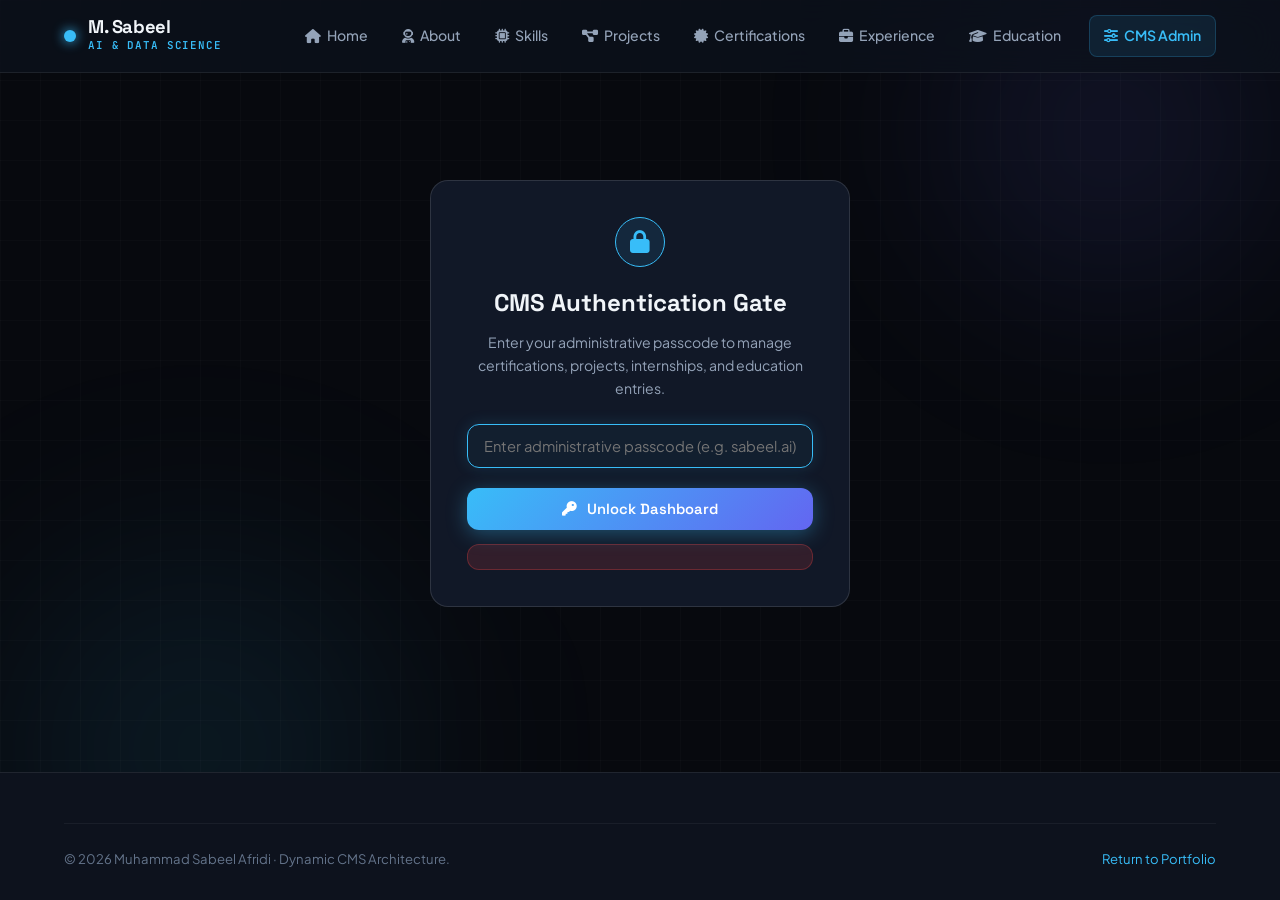
<file: admin.html>
<!DOCTYPE html>
<html lang="en">
<head>
  <meta charset="UTF-8">
  <meta name="viewport" content="width=device-width, initial-scale=1.0">
  <title>Dynamic Portfolio CMS — Muhammad Sabeel Afridi</title>
  <meta name="description" content="Administrative content management portal for managing certifications, projects, internships, and education entries dynamically.">
  
  <!-- Google Fonts -->
  <link rel="preconnect" href="https://fonts.googleapis.com">
  <link rel="preconnect" href="https://fonts.gstatic.com" crossorigin>
  <link href="https://fonts.googleapis.com/css2?family=JetBrains+Mono:wght@400;500;600&family=Plus+Jakarta+Sans:wght@300;400;500;600;700&family=Space+Grotesk:wght@500;600;700;800&display=swap" rel="stylesheet">
  
  <!-- FontAwesome Icons -->
  <link rel="stylesheet" href="https://cdnjs.cloudflare.com/ajax/libs/font-awesome/6.5.1/css/all.min.css">
  
  <!-- Stylesheets -->
  <link rel="stylesheet" href="css/style.css">
  <link rel="stylesheet" href="css/inner.css">
  <link rel="stylesheet" href="css/admin.css">
</head>
<body>

  <div class="ambient-glow-1"></div>
  <div class="ambient-glow-2"></div>

  <!-- Header -->
  <header class="site-header">
    <div class="container nav-inner">
      <a href="index.html" class="brand-logo">
        <div class="brand-node"></div>
        <div class="brand-text">
          <span class="brand-title">M. Sabeel</span>
          <span class="brand-subtitle">AI &amp; Data Science</span>
        </div>
      </a>

      <button class="mobile-toggle" id="mobileToggle" aria-label="Toggle navigation menu">
        <i class="fa-solid fa-bars"></i>
      </button>

      <nav>
        <ul class="nav-menu" id="navMenu">
          <li><a href="index.html" class="nav-link"><i class="fa-solid fa-house"></i> Home</a></li>
          <li><a href="about.html" class="nav-link"><i class="fa-solid fa-user-astronaut"></i> About</a></li>
          <li><a href="skills.html" class="nav-link"><i class="fa-solid fa-microchip"></i> Skills</a></li>
          <li><a href="projects.html" class="nav-link"><i class="fa-solid fa-diagram-project"></i> Projects</a></li>
          <li><a href="certifications.html" class="nav-link"><i class="fa-solid fa-certificate"></i> Certifications</a></li>
          <li><a href="experience.html" class="nav-link"><i class="fa-solid fa-briefcase"></i> Experience</a></li>
          <li><a href="education.html" class="nav-link"><i class="fa-solid fa-graduation-cap"></i> Education</a></li>
          <li><a href="admin.html" class="nav-link active nav-cta-btn"><i class="fa-solid fa-sliders"></i> CMS Admin</a></li>
        </ul>
      </nav>
    </div>
  </header>

  <main class="admin-wrapper">
    <div class="container">

      <!-- Passcode Gate (Protected Session) -->
      <div id="adminAuthGate">
        <div class="glass-card" style="padding: 36px;">
          <div style="width: 50px; height: 50px; border-radius: 50%; background: rgba(56, 189, 248, 0.1); border: 1px solid var(--accent-cyan); display: flex; align-items: center; justify-content: center; color: var(--accent-cyan); font-size: 1.4rem; margin: 0 auto 16px;">
            <i class="fa-solid fa-lock"></i>
          </div>
          <h2 style="font-family: var(--font-heading); font-size: 1.5rem; margin-bottom: 8px;">CMS Authentication Gate</h2>
          <p style="font-size: 0.88rem; color: var(--text-secondary); margin-bottom: 24px;">
            Enter your administrative passcode to manage certifications, projects, internships, and education entries.
          </p>

          <form id="adminAuthForm">
            <div class="form-group">
              <input type="password" id="adminPasscode" class="form-input" placeholder="Enter administrative passcode (e.g. sabeel.ai)" required autofocus>
            </div>
            <button type="submit" class="btn btn-primary" style="width: 100%;">
              <i class="fa-solid fa-key"></i> Unlock Dashboard
            </button>
            <div id="authError" class="form-feedback error" style="margin-top: 14px;"></div>
          </form>
        </div>
      </div>

      <!-- Authenticated Admin Panel -->
      <div id="adminPanel" style="display: none;">
        
        <div class="admin-header-card">
          <div class="admin-title-group">
            <h2><i class="fa-solid fa-database" style="color: var(--accent-cyan);"></i> Dynamic Content Management</h2>
            <p>Add new credentials, internships, and projects without touching source code. Synchronized via JSON data store.</p>
          </div>

          <div class="admin-controls">
            <button class="btn btn-primary btn-sm" onclick="exportPortfolioJSON()">
              <i class="fa-solid fa-download"></i> Export Updated JSON
            </button>
            <button class="btn btn-secondary btn-sm" onclick="resetPortfolioDefault()">
              <i class="fa-solid fa-rotate-left"></i> Reset to Default
            </button>
          </div>
        </div>

        <!-- Navigation Tabs -->
        <div class="admin-nav-tabs">
          <button class="admin-tab active" data-tab="tabCerts"><i class="fa-solid fa-certificate"></i> Certifications</button>
          <button class="admin-tab" data-tab="tabProjects"><i class="fa-solid fa-diagram-project"></i> Projects</button>
          <button class="admin-tab" data-tab="tabExperience"><i class="fa-solid fa-briefcase"></i> Experience &amp; Internships</button>
          <button class="admin-tab" data-tab="tabEducation"><i class="fa-solid fa-graduation-cap"></i> Education</button>
        </div>

        <!-- TAB 1: Certifications -->
        <div class="admin-tab-content active" id="tabCerts">
          <div class="admin-action-bar">
            <h3>Registered Certifications</h3>
            <button class="btn btn-primary btn-sm" onclick="openAdminModal('addCertModal')">
              <i class="fa-solid fa-plus"></i> Add New Certification
            </button>
          </div>

          <div class="admin-table-container">
            <table class="admin-table">
              <thead>
                <tr>
                  <th>Title</th>
                  <th>Issuer</th>
                  <th>Category</th>
                  <th>Date</th>
                  <th>Action</th>
                </tr>
              </thead>
              <tbody id="certTableBody"></tbody>
            </table>
          </div>
        </div>

        <!-- TAB 2: Projects -->
        <div class="admin-tab-content" id="tabProjects">
          <div class="admin-action-bar">
            <h3>Showcased Projects</h3>
            <button class="btn btn-primary btn-sm" onclick="openAdminModal('addProjectModal')">
              <i class="fa-solid fa-plus"></i> Add New Project
            </button>
          </div>

          <div class="admin-table-container">
            <table class="admin-table">
              <thead>
                <tr>
                  <th>Title</th>
                  <th>Category</th>
                  <th>Year</th>
                  <th>Technologies</th>
                  <th>Action</th>
                </tr>
              </thead>
              <tbody id="projectTableBody"></tbody>
            </table>
          </div>
        </div>

        <!-- TAB 3: Experience -->
        <div class="admin-tab-content" id="tabExperience">
          <div class="admin-action-bar">
            <h3>Experience &amp; Internships</h3>
            <button class="btn btn-primary btn-sm" onclick="openAdminModal('addExpModal')">
              <i class="fa-solid fa-plus"></i> Add Experience Entry
            </button>
          </div>

          <div class="admin-table-container">
            <table class="admin-table">
              <thead>
                <tr>
                  <th>Role</th>
                  <th>Organization</th>
                  <th>Period</th>
                  <th>Type</th>
                  <th>Action</th>
                </tr>
              </thead>
              <tbody id="expTableBody"></tbody>
            </table>
          </div>
        </div>

        <!-- TAB 4: Education -->
        <div class="admin-tab-content" id="tabEducation">
          <div class="admin-action-bar">
            <h3>Academic Background</h3>
          </div>

          <div class="admin-table-container">
            <table class="admin-table">
              <thead>
                <tr>
                  <th>Degree / Program</th>
                  <th>Institution</th>
                  <th>Period</th>
                  <th>Status</th>
                  <th>Action</th>
                </tr>
              </thead>
              <tbody id="eduTableBody"></tbody>
            </table>
          </div>
        </div>

      </div>

    </div>
  </main>

  <!-- ==========================================================================
       Add Certification Modal Form
       ========================================================================== -->
  <div class="admin-modal-backdrop" id="addCertModal">
    <div class="admin-modal-dialog">
      <h3 class="admin-modal-title"><i class="fa-solid fa-certificate"></i> Add New Certification</h3>
      <form id="addCertForm">
        <div class="form-group">
          <label class="form-label">Certification Title</label>
          <input type="text" id="newCertTitle" class="form-input" placeholder="e.g. Deep Learning Specialization" required>
        </div>
        <div class="form-group">
          <label class="form-label">Issuing Organization</label>
          <input type="text" id="newCertIssuer" class="form-input" placeholder="e.g. Stanford University / DeepLearning.AI" required>
        </div>
        <div class="form-group">
          <label class="form-label">Instructor / Authority</label>
          <input type="text" id="newCertInstructor" class="form-input" placeholder="e.g. Andrew Ng">
        </div>
        <div style="display: grid; grid-template-columns: 1fr 1fr; gap: 14px;">
          <div class="form-group">
            <label class="form-label">Issue Date</label>
            <input type="text" id="newCertDate" class="form-input" placeholder="e.g. Sep 15, 2026" required>
          </div>
          <div class="form-group">
            <label class="form-label">Category</label>
            <select id="newCertCategory" class="form-select">
              <option value="Machine Learning">Machine Learning</option>
              <option value="Deep Learning & LLMs">Deep Learning &amp; LLMs</option>
              <option value="Python & Programming">Python &amp; Programming</option>
              <option value="Data Science & Analytics">Data Science &amp; Analytics</option>
              <option value="Engineering & Design">Engineering &amp; Design</option>
            </select>
          </div>
        </div>
        <div style="display: grid; grid-template-columns: 1fr 1fr; gap: 14px;">
          <div class="form-group">
            <label class="form-label">Credential ID</label>
            <input type="text" id="newCertId" class="form-input" placeholder="e.g. XALAVNRCWCH2">
          </div>
          <div class="form-group">
            <label class="form-label">Verification URL</label>
            <input type="url" id="newCertUrl" class="form-input" placeholder="https://coursera.org/verify/...">
          </div>
        </div>
        <div style="display: grid; grid-template-columns: 1fr 1fr; gap: 14px;">
          <div class="form-group">
            <label class="form-label">Preview Image Path</label>
            <input type="text" id="newCertImage" class="form-input" placeholder="assets/cert_previews/...png">
          </div>
          <div class="form-group">
            <label class="form-label">PDF File Path</label>
            <input type="text" id="newCertPdf" class="form-input" placeholder="assets/certificates/...pdf">
          </div>
        </div>
        <div class="form-group">
          <label class="form-label">Description &amp; Competencies</label>
          <textarea id="newCertDesc" class="form-textarea" placeholder="Key topics covered..." required></textarea>
        </div>
        <div style="display: flex; justify-content: flex-end; gap: 12px; margin-top: 20px;">
          <button type="button" class="btn btn-secondary btn-sm" onclick="closeAdminModal('addCertModal')">Cancel</button>
          <button type="submit" class="btn btn-primary btn-sm"><i class="fa-solid fa-floppy-disk"></i> Save Certification</button>
        </div>
      </form>
    </div>
  </div>

  <!-- ==========================================================================
       Add Project Modal Form
       ========================================================================== -->
  <div class="admin-modal-backdrop" id="addProjectModal">
    <div class="admin-modal-dialog">
      <h3 class="admin-modal-title"><i class="fa-solid fa-diagram-project"></i> Add New Project</h3>
      <form id="addProjectForm">
        <div class="form-group">
          <label class="form-label">Project Title</label>
          <input type="text" id="newProjTitle" class="form-input" placeholder="e.g. Autonomous Multi-Agent Coordinator" required>
        </div>
        <div class="form-group">
          <label class="form-label">Tagline</label>
          <input type="text" id="newProjTagline" class="form-input" placeholder="Brief technical summary subtitle..." required>
        </div>
        <div style="display: grid; grid-template-columns: 1fr 1fr; gap: 14px;">
          <div class="form-group">
            <label class="form-label">Category</label>
            <select id="newProjCategory" class="form-select">
              <option value="Autonomous Systems">Autonomous Systems</option>
              <option value="LLMs & GenAI">LLMs &amp; GenAI</option>
              <option value="Machine Learning">Machine Learning</option>
              <option value="Data Analytics">Data Analytics</option>
            </select>
          </div>
          <div class="form-group" style="display: flex; align-items: center; padding-top: 28px;">
            <label style="cursor: pointer; display: flex; align-items: center; gap: 8px;">
              <input type="checkbox" id="newProjFeatured">
              <span style="font-size: 0.9rem;">Feature on Homepage</span>
            </label>
          </div>
        </div>
        <div class="form-group">
          <label class="form-label">Technologies (Comma separated)</label>
          <input type="text" id="newProjTech" class="form-input" placeholder="Python, PyTorch, PyTest, NumPy" required>
        </div>
        <div class="form-group">
          <label class="form-label">GitHub Repository URL</label>
          <input type="url" id="newProjGithub" class="form-input" placeholder="https://github.com/MuhammadSabeel394/...">
        </div>
        <div class="form-group">
          <label class="form-label">Summary</label>
          <textarea id="newProjSummary" class="form-textarea" placeholder="Short description for project cards..." required></textarea>
        </div>
        <div class="form-group">
          <label class="form-label">Full Overview</label>
          <textarea id="newProjOverview" class="form-textarea" placeholder="Comprehensive project description..."></textarea>
        </div>
        <div class="form-group">
          <label class="form-label">Problem Statement</label>
          <textarea id="newProjProblem" class="form-textarea" placeholder="The engineering challenge addressed..."></textarea>
        </div>
        <div class="form-group">
          <label class="form-label">Methodology</label>
          <textarea id="newProjMethod" class="form-textarea" placeholder="Architecture, algorithmic approach, and implementation..."></textarea>
        </div>
        <div class="form-group">
          <label class="form-label">Results &amp; Verification</label>
          <textarea id="newProjResults" class="form-textarea" placeholder="Quantitative metrics, test benchmarks..."></textarea>
        </div>
        <div style="display: flex; justify-content: flex-end; gap: 12px; margin-top: 20px;">
          <button type="button" class="btn btn-secondary btn-sm" onclick="closeAdminModal('addProjectModal')">Cancel</button>
          <button type="submit" class="btn btn-primary btn-sm"><i class="fa-solid fa-floppy-disk"></i> Save Project</button>
        </div>
      </form>
    </div>
  </div>

  <!-- ==========================================================================
       Add Experience Modal Form
       ========================================================================== -->
  <div class="admin-modal-backdrop" id="addExpModal">
    <div class="admin-modal-dialog">
      <h3 class="admin-modal-title"><i class="fa-solid fa-briefcase"></i> Add Experience / Internship</h3>
      <form id="addExpForm">
        <div class="form-group">
          <label class="form-label">Position / Role Title</label>
          <input type="text" id="newExpRole" class="form-input" placeholder="e.g. Machine Learning Intern" required>
        </div>
        <div class="form-group">
          <label class="form-label">Company / Organization</label>
          <input type="text" id="newExpOrg" class="form-input" placeholder="e.g. AI Research Lab" required>
        </div>
        <div style="display: grid; grid-template-columns: 1fr 1fr; gap: 14px;">
          <div class="form-group">
            <label class="form-label">Duration</label>
            <input type="text" id="newExpPeriod" class="form-input" placeholder="e.g. Summer 2026" required>
          </div>
          <div class="form-group">
            <label class="form-label">Type</label>
            <input type="text" id="newExpType" class="form-input" placeholder="e.g. Internship / Full-time" required>
          </div>
        </div>
        <div class="form-group">
          <label class="form-label">Location</label>
          <input type="text" id="newExpLocation" class="form-input" placeholder="Remote / On-site">
        </div>
        <div class="form-group">
          <label class="form-label">Description</label>
          <textarea id="newExpDesc" class="form-textarea" placeholder="Overall mission and focus..." required></textarea>
        </div>
        <div class="form-group">
          <label class="form-label">Key Responsibilities (One per line)</label>
          <textarea id="newExpResp" class="form-textarea" placeholder="Designed predictive models&#10;Cleaned dataset pipelines&#10;Evaluated LLM accuracy"></textarea>
        </div>
        <div class="form-group">
          <label class="form-label">Technologies (Comma separated)</label>
          <input type="text" id="newExpTech" class="form-input" placeholder="Python, PyTorch, Pandas, Scikit-Learn">
        </div>
        <div style="display: flex; justify-content: flex-end; gap: 12px; margin-top: 20px;">
          <button type="button" class="btn btn-secondary btn-sm" onclick="closeAdminModal('addExpModal')">Cancel</button>
          <button type="submit" class="btn btn-primary btn-sm"><i class="fa-solid fa-floppy-disk"></i> Save Experience</button>
        </div>
      </form>
    </div>
  </div>

  <!-- Footer -->
  <footer class="site-footer">
    <div class="container">
      <div class="footer-bottom">
        <div>&copy; <span id="copyrightYear">2026</span> Muhammad Sabeel Afridi · Dynamic CMS Architecture.</div>
        <a href="index.html" style="color: var(--accent-cyan);">Return to Portfolio</a>
      </div>
    </div>
  </footer>

  <script src="js/portfolio-data-default.js"></script>
  <script src="js/data-store.js"></script>
  <script src="js/admin.js"></script>
  <script src="js/app.js"></script>
</body>
</html>
</file>
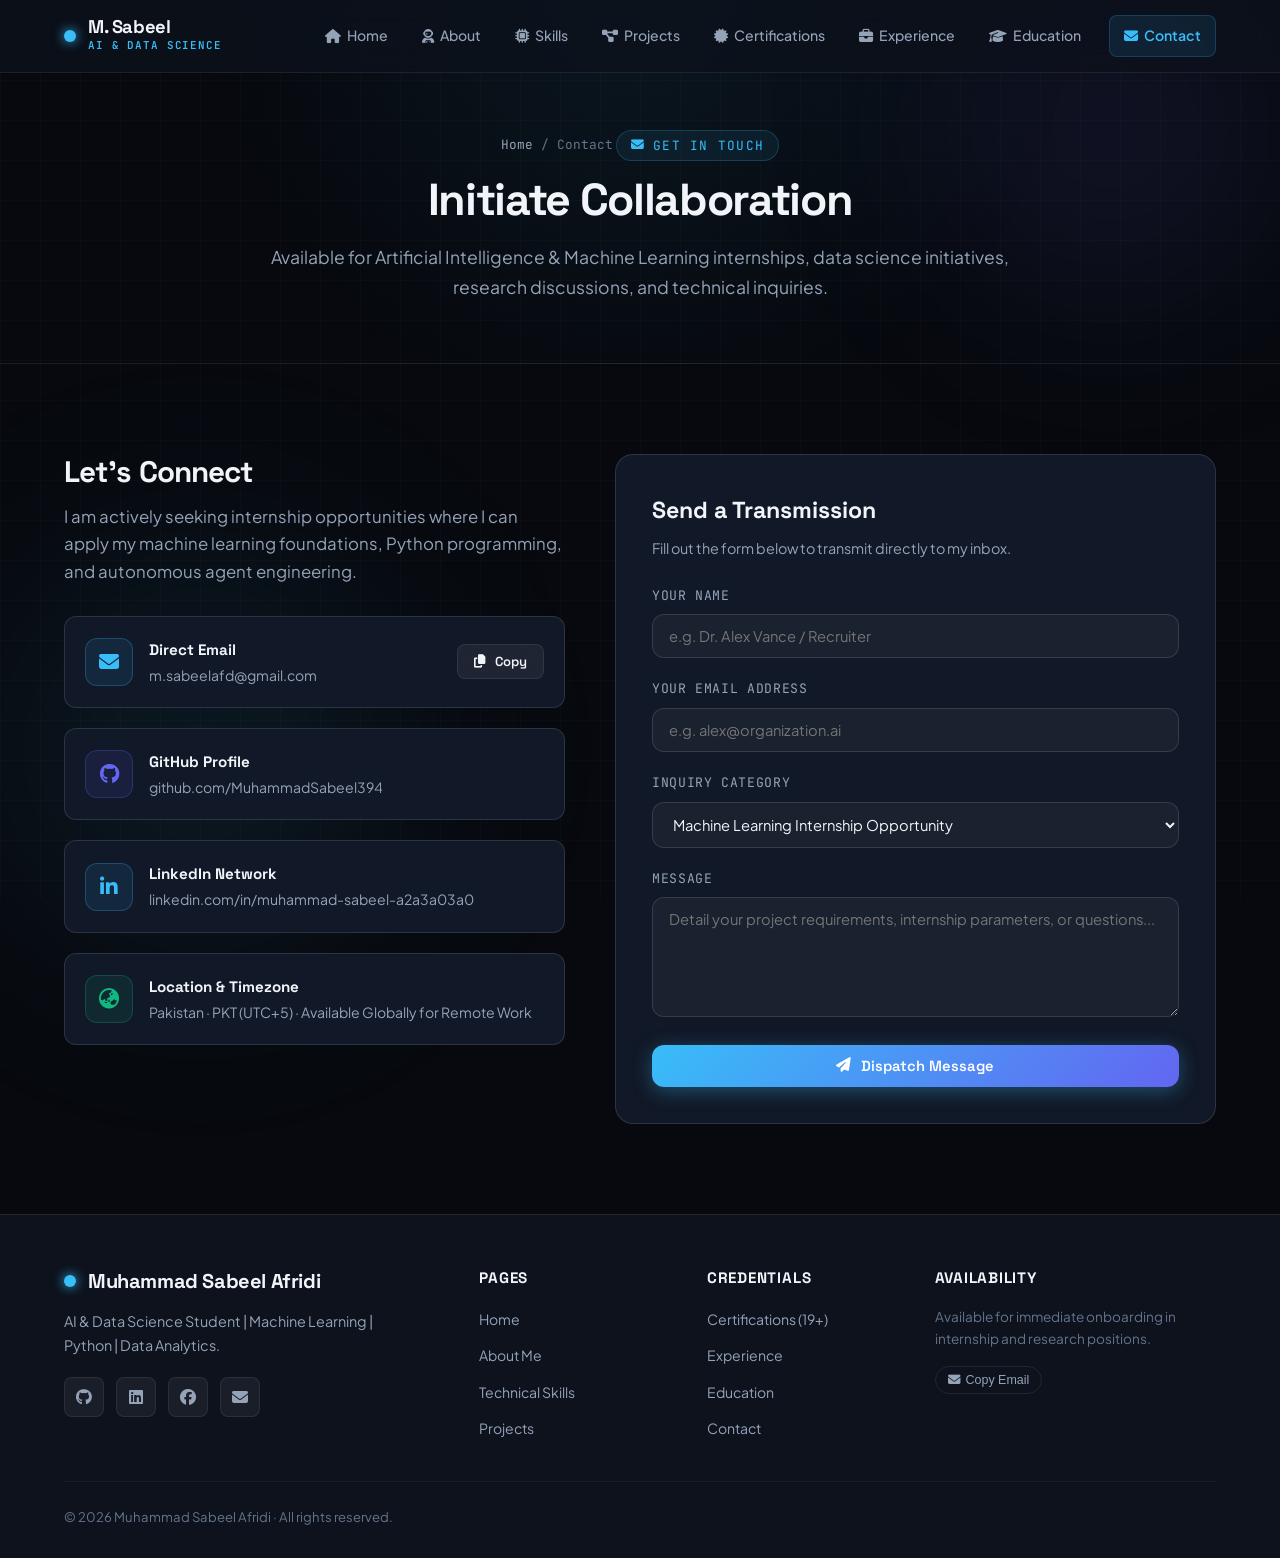
<file: contact.html>
<!DOCTYPE html>
<html lang="en">
<head>
  <meta charset="UTF-8">
  <meta name="viewport" content="width=device-width, initial-scale=1.0">
  <title>Contact & Inquiries — Muhammad Sabeel Afridi | AI & Data Science</title>
  <meta name="description" content="Get in touch with Muhammad Sabeel Afridi for AI engineering internships, machine learning projects, or academic collaborations.">
  
  <!-- Google Fonts -->
  <link rel="preconnect" href="https://fonts.googleapis.com">
  <link rel="preconnect" href="https://fonts.gstatic.com" crossorigin>
  <link href="https://fonts.googleapis.com/css2?family=JetBrains+Mono:wght@400;500;600&family=Plus+Jakarta+Sans:wght@300;400;500;600;700&family=Space+Grotesk:wght@500;600;700;800&display=swap" rel="stylesheet">
  
  <!-- FontAwesome Icons -->
  <link rel="stylesheet" href="https://cdnjs.cloudflare.com/ajax/libs/font-awesome/6.5.1/css/all.min.css">
  
  <!-- Stylesheets -->
  <link rel="stylesheet" href="css/style.css">
  <link rel="stylesheet" href="css/inner.css">
</head>
<body>

  <div class="ambient-glow-1"></div>
  <div class="ambient-glow-2"></div>

  <!-- Header -->
  <header class="site-header">
    <div class="container nav-inner">
      <a href="index.html" class="brand-logo">
        <div class="brand-node"></div>
        <div class="brand-text">
          <span class="brand-title">M. Sabeel</span>
          <span class="brand-subtitle">AI &amp; Data Science</span>
        </div>
      </a>

      <button class="mobile-toggle" id="mobileToggle" aria-label="Toggle navigation menu">
        <i class="fa-solid fa-bars"></i>
      </button>

      <nav>
        <ul class="nav-menu" id="navMenu">
          <li><a href="index.html" class="nav-link"><i class="fa-solid fa-house"></i> Home</a></li>
          <li><a href="about.html" class="nav-link"><i class="fa-solid fa-user-astronaut"></i> About</a></li>
          <li><a href="skills.html" class="nav-link"><i class="fa-solid fa-microchip"></i> Skills</a></li>
          <li><a href="projects.html" class="nav-link"><i class="fa-solid fa-diagram-project"></i> Projects</a></li>
          <li><a href="certifications.html" class="nav-link"><i class="fa-solid fa-certificate"></i> Certifications</a></li>
          <li><a href="experience.html" class="nav-link"><i class="fa-solid fa-briefcase"></i> Experience</a></li>
          <li><a href="education.html" class="nav-link"><i class="fa-solid fa-graduation-cap"></i> Education</a></li>
          <li><a href="contact.html" class="nav-link active nav-cta-btn"><i class="fa-solid fa-envelope"></i> Contact</a></li>
        </ul>
      </nav>
    </div>
  </header>

  <!-- Page Hero -->
  <main>
    <section class="page-hero">
      <div class="container page-hero-inner">
        <div class="breadcrumbs">
          <a href="index.html">Home</a> <span>/</span> <span>Contact</span>
        </div>
        <span class="section-label"><i class="fa-solid fa-envelope"></i> Get In Touch</span>
        <h1 class="page-hero-title">Initiate Collaboration</h1>
        <p class="page-hero-desc">
          Available for Artificial Intelligence &amp; Machine Learning internships, data science initiatives, research discussions, and technical inquiries.
        </p>
      </div>
    </section>

    <!-- Contact Grid -->
    <section class="section">
      <div class="container">
        
        <div class="contact-layout">
          
          <!-- Contact Channels Info -->
          <div>
            <h2 class="section-title" style="font-size: 1.85rem; margin-bottom: 12px;">
              Let's Connect
            </h2>
            <p class="section-desc" style="margin-bottom: 30px;">
              I am actively seeking internship opportunities where I can apply my machine learning foundations, Python programming, and autonomous agent engineering.
            </p>

            <div class="contact-channels">
              
              <!-- Direct Email -->
              <div class="contact-card-item">
                <div class="contact-icon-box">
                  <i class="fa-solid fa-envelope"></i>
                </div>
                <div class="contact-info-text" style="flex-grow: 1;">
                  <h4>Direct Email</h4>
                  <p>m.sabeelafd@gmail.com</p>
                </div>
                <button class="btn btn-secondary btn-sm" onclick="copyEmailToClipboard()" title="Copy email address">
                  <i class="fa-solid fa-copy"></i> Copy
                </button>
              </div>

              <!-- GitHub -->
              <a href="https://github.com/MuhammadSabeel394" target="_blank" rel="noopener noreferrer" class="contact-card-item">
                <div class="contact-icon-box" style="color: var(--accent-indigo); background: rgba(99, 102, 241, 0.1); border-color: rgba(99, 102, 241, 0.25);">
                  <i class="fa-brands fa-github"></i>
                </div>
                <div class="contact-info-text">
                  <h4>GitHub Profile</h4>
                  <p>github.com/MuhammadSabeel394</p>
                </div>
              </a>

              <!-- LinkedIn -->
              <a href="https://www.linkedin.com/in/muhammad-sabeel-a2a3a03a0/" target="_blank" rel="noopener noreferrer" class="contact-card-item">
                <div class="contact-icon-box" style="color: var(--accent-cyan); background: rgba(56, 189, 248, 0.1); border-color: rgba(56, 189, 248, 0.25);">
                  <i class="fa-brands fa-linkedin-in"></i>
                </div>
                <div class="contact-info-text">
                  <h4>LinkedIn Network</h4>
                  <p>linkedin.com/in/muhammad-sabeel-a2a3a03a0</p>
                </div>
              </a>

              <!-- Location & Timezone -->
              <div class="contact-card-item">
                <div class="contact-icon-box" style="color: var(--accent-emerald); background: rgba(16, 185, 129, 0.1); border-color: rgba(16, 185, 129, 0.25);">
                  <i class="fa-solid fa-earth-asia"></i>
                </div>
                <div class="contact-info-text">
                  <h4>Location &amp; Timezone</h4>
                  <p>Pakistan · PKT (UTC+5) · Available Globally for Remote Work</p>
                </div>
              </div>

            </div>
          </div>

          <!-- Contact Form -->
          <div class="form-card">
            <h3 style="font-family: var(--font-heading); font-size: 1.45rem; margin-bottom: 8px;">
              Send a Transmission
            </h3>
            <p style="font-size: 0.9rem; color: var(--text-secondary); margin-bottom: 24px;">
              Fill out the form below to transmit directly to my inbox.
            </p>

            <form onsubmit="handleContactSubmit(event)">
              <div class="form-group">
                <label class="form-label" for="senderName">Your Name</label>
                <input type="text" id="senderName" class="form-input" placeholder="e.g. Dr. Alex Vance / Recruiter" required>
              </div>

              <div class="form-group">
                <label class="form-label" for="senderEmail">Your Email Address</label>
                <input type="email" id="senderEmail" class="form-input" placeholder="e.g. alex@organization.ai" required>
              </div>

              <div class="form-group">
                <label class="form-label" for="inquirySubject">Inquiry Category</label>
                <select id="inquirySubject" class="form-select">
                  <option value="Machine Learning Internship Opportunity">Machine Learning Internship Opportunity</option>
                  <option value="AI Engineering Research Collaboration">AI Engineering Research Collaboration</option>
                  <option value="MY_JANNE Architecture Technical Discussion">MY_JANNE Architecture Technical Discussion</option>
                  <option value="Data Science Project Engagement">Data Science Project Engagement</option>
                  <option value="General Professional Inquiry">General Professional Inquiry</option>
                </select>
              </div>

              <div class="form-group">
                <label class="form-label" for="senderMessage">Message</label>
                <textarea id="senderMessage" class="form-textarea" placeholder="Detail your project requirements, internship parameters, or questions..." required></textarea>
              </div>

              <button type="submit" class="btn btn-primary" style="width: 100%;">
                <i class="fa-solid fa-paper-plane"></i> Dispatch Message
              </button>

              <div id="contactFeedback" class="form-feedback"></div>
            </form>
          </div>

        </div>

      </div>
    </section>
  </main>

  <!-- Footer -->
  <footer class="site-footer">
    <div class="container">
      <div class="footer-top">
        <div class="footer-brand">
          <div class="brand-logo" style="margin-bottom: 12px;">
            <div class="brand-node"></div>
            <span>Muhammad Sabeel Afridi</span>
          </div>
          <p>AI &amp; Data Science Student | Machine Learning | Python | Data Analytics.</p>
          <div class="footer-social-row">
            <a href="https://github.com/MuhammadSabeel394" target="_blank" rel="noopener noreferrer" class="social-icon-btn"><i class="fa-brands fa-github"></i></a>
            <a href="https://www.linkedin.com/in/muhammad-sabeel-a2a3a03a0/" target="_blank" rel="noopener noreferrer" class="social-icon-btn"><i class="fa-brands fa-linkedin"></i></a>
            <a href="https://www.facebook.com/muhammad.sabeel.929457" target="_blank" rel="noopener noreferrer" class="social-icon-btn"><i class="fa-brands fa-facebook"></i></a>
            <a href="mailto:m.sabeelafd@gmail.com" class="social-icon-btn"><i class="fa-solid fa-envelope"></i></a>
          </div>
        </div>

        <div class="footer-col">
          <h4>Pages</h4>
          <ul class="footer-links">
            <li><a href="index.html">Home</a></li>
            <li><a href="about.html">About Me</a></li>
            <li><a href="skills.html">Technical Skills</a></li>
            <li><a href="projects.html">Projects</a></li>
          </ul>
        </div>

        <div class="footer-col">
          <h4>Credentials</h4>
          <ul class="footer-links">
            <li><a href="certifications.html">Certifications (19+)</a></li>
            <li><a href="experience.html">Experience</a></li>
            <li><a href="education.html">Education</a></li>
            <li><a href="contact.html">Contact</a></li>
          </ul>
        </div>

        <div class="footer-col">
          <h4>Availability</h4>
          <p style="font-size: 0.85rem; color: var(--text-muted); margin-bottom: 14px;">
            Available for immediate onboarding in internship and research positions.
          </p>
          <button class="replay-welcome-btn" onclick="copyEmailToClipboard()">
            <i class="fa-solid fa-envelope"></i> Copy Email
          </button>
        </div>
      </div>

      <div class="footer-bottom">
        <div>&copy; <span id="copyrightYear">2026</span> Muhammad Sabeel Afridi · All rights reserved.</div>
      </div>
    </div>
  </footer>

  <script src="js/portfolio-data-default.js"></script>
  <script src="js/data-store.js"></script>
  <script src="js/contact.js"></script>
  <script src="js/app.js"></script>
</body>
</html>
</file>
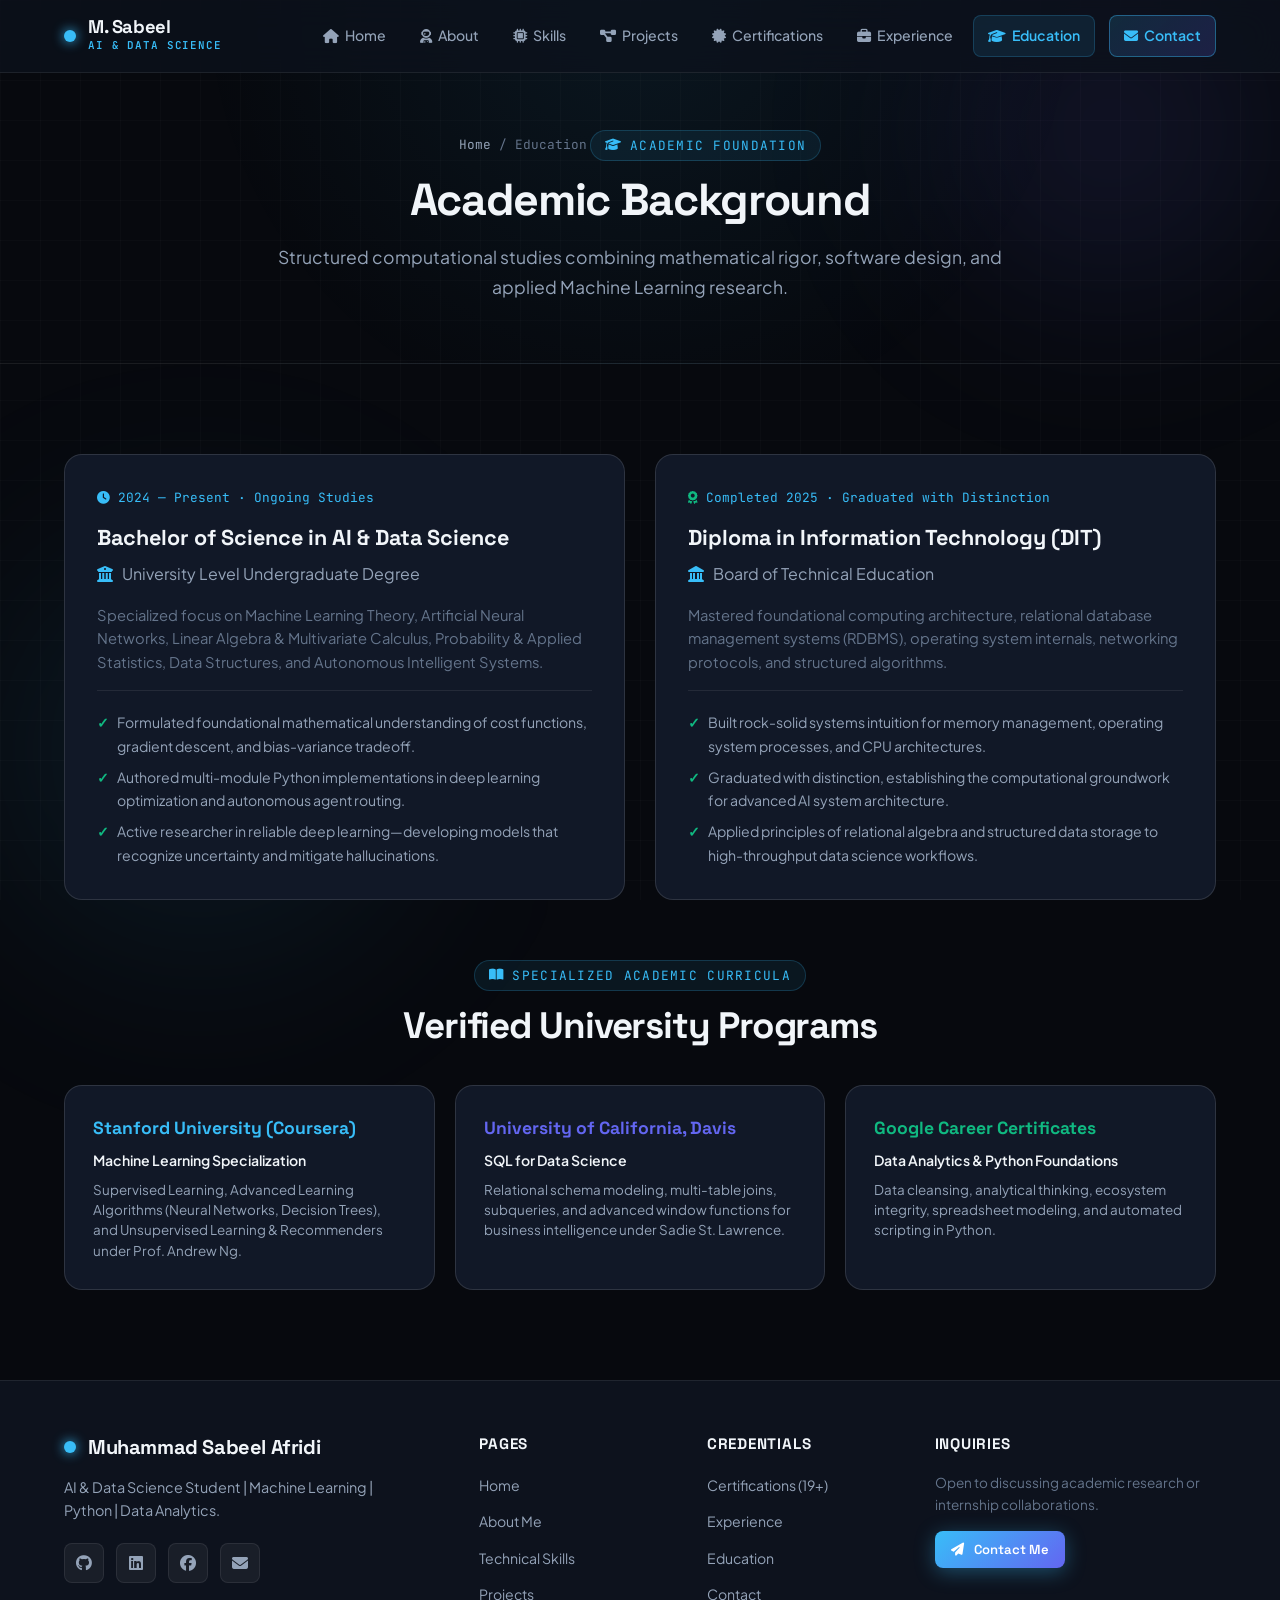
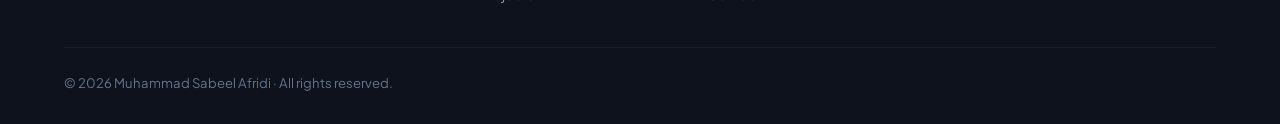
<file: education.html>
<!DOCTYPE html>
<html lang="en">
<head>
  <meta charset="UTF-8">
  <meta name="viewport" content="width=device-width, initial-scale=1.0">
  <title>Education & Academics — Muhammad Sabeel Afridi | AI & Data Science</title>
  <meta name="description" content="Academic background and computational education of Muhammad Sabeel Afridi, AI & Data Science student.">
  
  <!-- Google Fonts -->
  <link rel="preconnect" href="https://fonts.googleapis.com">
  <link rel="preconnect" href="https://fonts.gstatic.com" crossorigin>
  <link href="https://fonts.googleapis.com/css2?family=JetBrains+Mono:wght@400;500;600&family=Plus+Jakarta+Sans:wght@300;400;500;600;700&family=Space+Grotesk:wght@500;600;700;800&display=swap" rel="stylesheet">
  
  <!-- FontAwesome Icons -->
  <link rel="stylesheet" href="https://cdnjs.cloudflare.com/ajax/libs/font-awesome/6.5.1/css/all.min.css">
  
  <!-- Stylesheets -->
  <link rel="stylesheet" href="css/style.css">
  <link rel="stylesheet" href="css/inner.css">
</head>
<body>

  <div class="ambient-glow-1"></div>
  <div class="ambient-glow-2"></div>

  <!-- Header -->
  <header class="site-header">
    <div class="container nav-inner">
      <a href="index.html" class="brand-logo">
        <div class="brand-node"></div>
        <div class="brand-text">
          <span class="brand-title">M. Sabeel</span>
          <span class="brand-subtitle">AI &amp; Data Science</span>
        </div>
      </a>

      <button class="mobile-toggle" id="mobileToggle" aria-label="Toggle navigation menu">
        <i class="fa-solid fa-bars"></i>
      </button>

      <nav>
        <ul class="nav-menu" id="navMenu">
          <li><a href="index.html" class="nav-link"><i class="fa-solid fa-house"></i> Home</a></li>
          <li><a href="about.html" class="nav-link"><i class="fa-solid fa-user-astronaut"></i> About</a></li>
          <li><a href="skills.html" class="nav-link"><i class="fa-solid fa-microchip"></i> Skills</a></li>
          <li><a href="projects.html" class="nav-link"><i class="fa-solid fa-diagram-project"></i> Projects</a></li>
          <li><a href="certifications.html" class="nav-link"><i class="fa-solid fa-certificate"></i> Certifications</a></li>
          <li><a href="experience.html" class="nav-link"><i class="fa-solid fa-briefcase"></i> Experience</a></li>
          <li><a href="education.html" class="nav-link active"><i class="fa-solid fa-graduation-cap"></i> Education</a></li>
          <li><a href="contact.html" class="nav-link nav-cta-btn"><i class="fa-solid fa-envelope"></i> Contact</a></li>
        </ul>
      </nav>
    </div>
  </header>

  <!-- Page Hero -->
  <main>
    <section class="page-hero">
      <div class="container page-hero-inner">
        <div class="breadcrumbs">
          <a href="index.html">Home</a> <span>/</span> <span>Education</span>
        </div>
        <span class="section-label"><i class="fa-solid fa-graduation-cap"></i> Academic Foundation</span>
        <h1 class="page-hero-title">Academic Background</h1>
        <p class="page-hero-desc">
          Structured computational studies combining mathematical rigor, software design, and applied Machine Learning research.
        </p>
      </div>
    </section>

    <!-- Education Section -->
    <section class="section">
      <div class="container">
        
        <div class="edu-grid">
          
          <!-- Degree 1: BS AI & Data Science -->
          <div class="edu-card">
            <div>
              <div class="edu-period"><i class="fa-solid fa-clock"></i> 2024 — Present · Ongoing Studies</div>
              <h2 class="edu-title">Bachelor of Science in AI &amp; Data Science</h2>
              <div class="edu-institution"><i class="fa-solid fa-building-columns" style="color: var(--accent-cyan); margin-right: 6px;"></i> University Level Undergraduate Degree</div>
              <p class="edu-focus">
                Specialized focus on Machine Learning Theory, Artificial Neural Networks, Linear Algebra &amp; Multivariate Calculus, Probability &amp; Applied Statistics, Data Structures, and Autonomous Intelligent Systems.
              </p>
            </div>

            <ul class="edu-highlights">
              <li>Formulated foundational mathematical understanding of cost functions, gradient descent, and bias-variance tradeoff.</li>
              <li>Authored multi-module Python implementations in deep learning optimization and autonomous agent routing.</li>
              <li>Active researcher in reliable deep learning—developing models that recognize uncertainty and mitigate hallucinations.</li>
            </ul>
          </div>

          <!-- Degree 2: DIT Diploma -->
          <div class="edu-card">
            <div>
              <div class="edu-period"><i class="fa-solid fa-award" style="color: var(--accent-emerald);"></i> Completed 2025 · Graduated with Distinction</div>
              <h2 class="edu-title">Diploma in Information Technology (DIT)</h2>
              <div class="edu-institution"><i class="fa-solid fa-landmark" style="color: var(--accent-cyan); margin-right: 6px;"></i> Board of Technical Education</div>
              <p class="edu-focus">
                Mastered foundational computing architecture, relational database management systems (RDBMS), operating system internals, networking protocols, and structured algorithms.
              </p>
            </div>

            <ul class="edu-highlights">
              <li>Built rock-solid systems intuition for memory management, operating system processes, and CPU architectures.</li>
              <li>Graduated with distinction, establishing the computational groundwork for advanced AI system architecture.</li>
              <li>Applied principles of relational algebra and structured data storage to high-throughput data science workflows.</li>
            </ul>
          </div>

        </div>

        <!-- Academic Specializations Strip -->
        <div style="margin-top: 60px;">
          <div style="text-align: center; max-width: 650px; margin: 0 auto 36px;">
            <span class="section-label"><i class="fa-solid fa-book-open"></i> Specialized Academic Curricula</span>
            <h2 class="section-title">Verified University Programs</h2>
          </div>

          <div style="display: grid; grid-template-columns: repeat(auto-fit, minmax(280px, 1fr)); gap: 20px;">
            <div class="glass-card">
              <h4 style="font-family: var(--font-heading); font-size: 1.1rem; color: var(--accent-cyan); margin-bottom: 6px;">
                Stanford University (Coursera)
              </h4>
              <p style="font-size: 0.88rem; color: var(--text-main); font-weight: 600; margin-bottom: 8px;">
                Machine Learning Specialization
              </p>
              <p style="font-size: 0.84rem; color: var(--text-secondary); line-height: 1.5;">
                Supervised Learning, Advanced Learning Algorithms (Neural Networks, Decision Trees), and Unsupervised Learning &amp; Recommenders under Prof. Andrew Ng.
              </p>
            </div>

            <div class="glass-card">
              <h4 style="font-family: var(--font-heading); font-size: 1.1rem; color: var(--accent-indigo); margin-bottom: 6px;">
                University of California, Davis
              </h4>
              <p style="font-size: 0.88rem; color: var(--text-main); font-weight: 600; margin-bottom: 8px;">
                SQL for Data Science
              </p>
              <p style="font-size: 0.84rem; color: var(--text-secondary); line-height: 1.5;">
                Relational schema modeling, multi-table joins, subqueries, and advanced window functions for business intelligence under Sadie St. Lawrence.
              </p>
            </div>

            <div class="glass-card">
              <h4 style="font-family: var(--font-heading); font-size: 1.1rem; color: var(--accent-emerald); margin-bottom: 6px;">
                Google Career Certificates
              </h4>
              <p style="font-size: 0.88rem; color: var(--text-main); font-weight: 600; margin-bottom: 8px;">
                Data Analytics &amp; Python Foundations
              </p>
              <p style="font-size: 0.84rem; color: var(--text-secondary); line-height: 1.5;">
                Data cleansing, analytical thinking, ecosystem integrity, spreadsheet modeling, and automated scripting in Python.
              </p>
            </div>
          </div>
        </div>

      </div>
    </section>
  </main>

  <!-- Footer -->
  <footer class="site-footer">
    <div class="container">
      <div class="footer-top">
        <div class="footer-brand">
          <div class="brand-logo" style="margin-bottom: 12px;">
            <div class="brand-node"></div>
            <span>Muhammad Sabeel Afridi</span>
          </div>
          <p>AI &amp; Data Science Student | Machine Learning | Python | Data Analytics.</p>
          <div class="footer-social-row">
            <a href="https://github.com/MuhammadSabeel394" target="_blank" rel="noopener noreferrer" class="social-icon-btn"><i class="fa-brands fa-github"></i></a>
            <a href="https://www.linkedin.com/in/muhammad-sabeel-afridi" target="_blank" rel="noopener noreferrer" class="social-icon-btn"><i class="fa-brands fa-linkedin"></i></a>
            <a href="https://www.facebook.com/muhammad.sabeel.929457" target="_blank" rel="noopener noreferrer" class="social-icon-btn"><i class="fa-brands fa-facebook"></i></a>
            <a href="mailto:sabeelafridi394@gmail.com" class="social-icon-btn"><i class="fa-solid fa-envelope"></i></a>
          </div>
        </div>

        <div class="footer-col">
          <h4>Pages</h4>
          <ul class="footer-links">
            <li><a href="index.html">Home</a></li>
            <li><a href="about.html">About Me</a></li>
            <li><a href="skills.html">Technical Skills</a></li>
            <li><a href="projects.html">Projects</a></li>
          </ul>
        </div>

        <div class="footer-col">
          <h4>Credentials</h4>
          <ul class="footer-links">
            <li><a href="certifications.html">Certifications (19+)</a></li>
            <li><a href="experience.html">Experience</a></li>
            <li><a href="education.html">Education</a></li>
            <li><a href="contact.html">Contact</a></li>
          </ul>
        </div>

        <div class="footer-col">
          <h4>Inquiries</h4>
          <p style="font-size: 0.85rem; color: var(--text-muted); margin-bottom: 14px;">
            Open to discussing academic research or internship collaborations.
          </p>
          <a href="contact.html" class="btn btn-primary btn-sm"><i class="fa-solid fa-paper-plane"></i> Contact Me</a>
        </div>
      </div>

      <div class="footer-bottom">
        <div>&copy; <span id="copyrightYear">2026</span> Muhammad Sabeel Afridi · All rights reserved.</div>
      </div>
    </div>
  </footer>

  <script src="js/portfolio-data-default.js"></script>
  <script src="js/data-store.js"></script>
  <script src="js/app.js"></script>
</body>
</html>
</file>
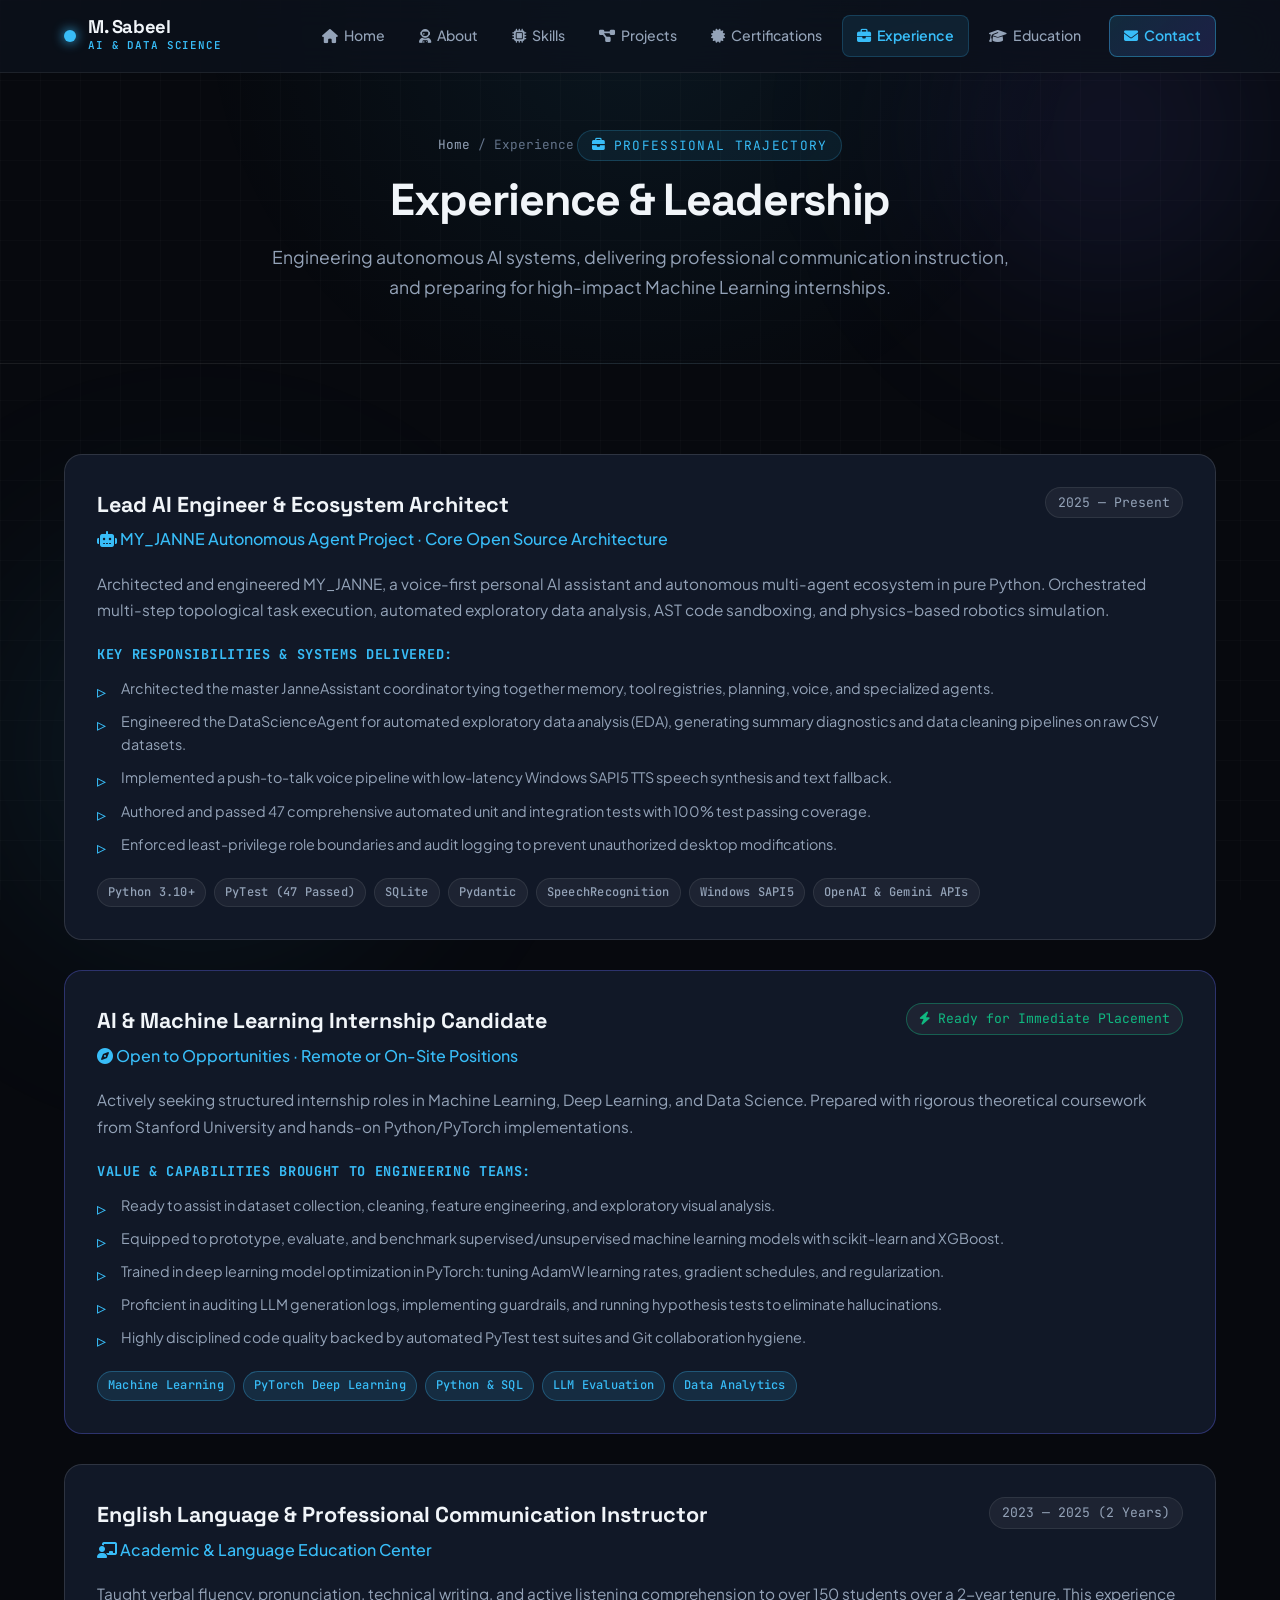
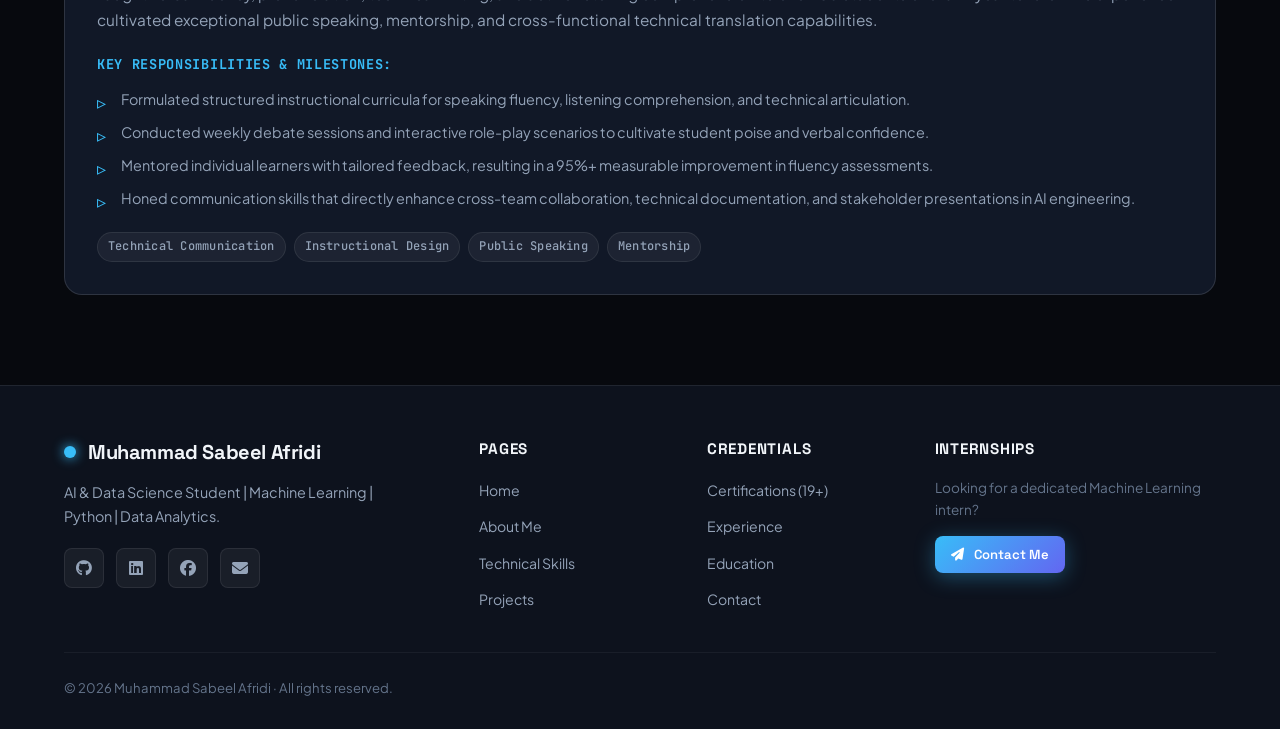
<file: experience.html>
<!DOCTYPE html>
<html lang="en">
<head>
  <meta charset="UTF-8">
  <meta name="viewport" content="width=device-width, initial-scale=1.0">
  <title>Experience & Internships — Muhammad Sabeel Afridi | AI & Data Science</title>
  <meta name="description" content="Professional experience, AI engineering leadership, communication instruction, and internship readiness of Muhammad Sabeel Afridi.">
  
  <!-- Google Fonts -->
  <link rel="preconnect" href="https://fonts.googleapis.com">
  <link rel="preconnect" href="https://fonts.gstatic.com" crossorigin>
  <link href="https://fonts.googleapis.com/css2?family=JetBrains+Mono:wght@400;500;600&family=Plus+Jakarta+Sans:wght@300;400;500;600;700&family=Space+Grotesk:wght@500;600;700;800&display=swap" rel="stylesheet">
  
  <!-- FontAwesome Icons -->
  <link rel="stylesheet" href="https://cdnjs.cloudflare.com/ajax/libs/font-awesome/6.5.1/css/all.min.css">
  
  <!-- Stylesheets -->
  <link rel="stylesheet" href="css/style.css">
  <link rel="stylesheet" href="css/inner.css">
</head>
<body>

  <div class="ambient-glow-1"></div>
  <div class="ambient-glow-2"></div>

  <!-- Header -->
  <header class="site-header">
    <div class="container nav-inner">
      <a href="index.html" class="brand-logo">
        <div class="brand-node"></div>
        <div class="brand-text">
          <span class="brand-title">M. Sabeel</span>
          <span class="brand-subtitle">AI &amp; Data Science</span>
        </div>
      </a>

      <button class="mobile-toggle" id="mobileToggle" aria-label="Toggle navigation menu">
        <i class="fa-solid fa-bars"></i>
      </button>

      <nav>
        <ul class="nav-menu" id="navMenu">
          <li><a href="index.html" class="nav-link"><i class="fa-solid fa-house"></i> Home</a></li>
          <li><a href="about.html" class="nav-link"><i class="fa-solid fa-user-astronaut"></i> About</a></li>
          <li><a href="skills.html" class="nav-link"><i class="fa-solid fa-microchip"></i> Skills</a></li>
          <li><a href="projects.html" class="nav-link"><i class="fa-solid fa-diagram-project"></i> Projects</a></li>
          <li><a href="certifications.html" class="nav-link"><i class="fa-solid fa-certificate"></i> Certifications</a></li>
          <li><a href="experience.html" class="nav-link active"><i class="fa-solid fa-briefcase"></i> Experience</a></li>
          <li><a href="education.html" class="nav-link"><i class="fa-solid fa-graduation-cap"></i> Education</a></li>
          <li><a href="contact.html" class="nav-link nav-cta-btn"><i class="fa-solid fa-envelope"></i> Contact</a></li>
        </ul>
      </nav>
    </div>
  </header>

  <!-- Page Hero -->
  <main>
    <section class="page-hero">
      <div class="container page-hero-inner">
        <div class="breadcrumbs">
          <a href="index.html">Home</a> <span>/</span> <span>Experience</span>
        </div>
        <span class="section-label"><i class="fa-solid fa-briefcase"></i> Professional Trajectory</span>
        <h1 class="page-hero-title">Experience &amp; Leadership</h1>
        <p class="page-hero-desc">
          Engineering autonomous AI systems, delivering professional communication instruction, and preparing for high-impact Machine Learning internships.
        </p>
      </div>
    </section>

    <!-- Experience List Section -->
    <section class="section">
      <div class="container">
        
        <div class="experience-list">
          
          <!-- Role 1: MY_JANNE AI Lead -->
          <div class="experience-card">
            <div class="exp-header">
              <div>
                <h2 class="exp-role-title">Lead AI Engineer &amp; Ecosystem Architect</h2>
                <div class="exp-company"><i class="fa-solid fa-robot"></i> MY_JANNE Autonomous Agent Project · Core Open Source Architecture</div>
              </div>
              <span class="exp-period">2025 — Present</span>
            </div>

            <p class="exp-desc">
              Architected and engineered MY_JANNE, a voice-first personal AI assistant and autonomous multi-agent ecosystem in pure Python. Orchestrated multi-step topological task execution, automated exploratory data analysis, AST code sandboxing, and physics-based robotics simulation.
            </p>

            <h4 style="font-family: var(--font-mono); font-size: 0.85rem; color: var(--accent-cyan); text-transform: uppercase; margin-bottom: 12px; letter-spacing: 0.05em;">
              Key Responsibilities &amp; Systems Delivered:
            </h4>
            <ul class="exp-responsibilities">
              <li>Architected the master JanneAssistant coordinator tying together memory, tool registries, planning, voice, and specialized agents.</li>
              <li>Engineered the DataScienceAgent for automated exploratory data analysis (EDA), generating summary diagnostics and data cleaning pipelines on raw CSV datasets.</li>
              <li>Implemented a push-to-talk voice pipeline with low-latency Windows SAPI5 TTS speech synthesis and text fallback.</li>
              <li>Authored and passed 47 comprehensive automated unit and integration tests with 100% test passing coverage.</li>
              <li>Enforced least-privilege role boundaries and audit logging to prevent unauthorized desktop modifications.</li>
            </ul>

            <div class="exp-tech-row">
              <span class="badge badge-tag">Python 3.10+</span>
              <span class="badge badge-tag">PyTest (47 Passed)</span>
              <span class="badge badge-tag">SQLite</span>
              <span class="badge badge-tag">Pydantic</span>
              <span class="badge badge-tag">SpeechRecognition</span>
              <span class="badge badge-tag">Windows SAPI5</span>
              <span class="badge badge-tag">OpenAI &amp; Gemini APIs</span>
            </div>
          </div>

          <!-- Role 2: AI & ML Internship Readiness Profile -->
          <div class="experience-card" style="border-color: rgba(99, 102, 241, 0.35);">
            <div class="exp-header">
              <div>
                <h2 class="exp-role-title">AI &amp; Machine Learning Internship Candidate</h2>
                <div class="exp-company"><i class="fa-solid fa-compass"></i> Open to Opportunities · Remote or On-Site Positions</div>
              </div>
              <span class="exp-period" style="color: var(--accent-emerald); border-color: rgba(16, 185, 129, 0.4);"><i class="fa-solid fa-bolt"></i> Ready for Immediate Placement</span>
            </div>

            <p class="exp-desc">
              Actively seeking structured internship roles in Machine Learning, Deep Learning, and Data Science. Prepared with rigorous theoretical coursework from Stanford University and hands-on Python/PyTorch implementations.
            </p>

            <h4 style="font-family: var(--font-mono); font-size: 0.85rem; color: var(--accent-cyan); text-transform: uppercase; margin-bottom: 12px; letter-spacing: 0.05em;">
              Value &amp; Capabilities Brought to Engineering Teams:
            </h4>
            <ul class="exp-responsibilities">
              <li>Ready to assist in dataset collection, cleaning, feature engineering, and exploratory visual analysis.</li>
              <li>Equipped to prototype, evaluate, and benchmark supervised/unsupervised machine learning models with scikit-learn and XGBoost.</li>
              <li>Trained in deep learning model optimization in PyTorch: tuning AdamW learning rates, gradient schedules, and regularization.</li>
              <li>Proficient in auditing LLM generation logs, implementing guardrails, and running hypothesis tests to eliminate hallucinations.</li>
              <li>Highly disciplined code quality backed by automated PyTest test suites and Git collaboration hygiene.</li>
            </ul>

            <div class="exp-tech-row">
              <span class="badge badge-ai">Machine Learning</span>
              <span class="badge badge-ai">PyTorch Deep Learning</span>
              <span class="badge badge-ai">Python &amp; SQL</span>
              <span class="badge badge-ai">LLM Evaluation</span>
              <span class="badge badge-ai">Data Analytics</span>
            </div>
          </div>

          <!-- Role 3: English Teaching Experience -->
          <div class="experience-card">
            <div class="exp-header">
              <div>
                <h2 class="exp-role-title">English Language &amp; Professional Communication Instructor</h2>
                <div class="exp-company"><i class="fa-solid fa-chalkboard-user"></i> Academic &amp; Language Education Center</div>
              </div>
              <span class="exp-period">2023 — 2025 (2 Years)</span>
            </div>

            <p class="exp-desc">
              Taught verbal fluency, pronunciation, technical writing, and active listening comprehension to over 150 students over a 2-year tenure. This experience cultivated exceptional public speaking, mentorship, and cross-functional technical translation capabilities.
            </p>

            <h4 style="font-family: var(--font-mono); font-size: 0.85rem; color: var(--accent-cyan); text-transform: uppercase; margin-bottom: 12px; letter-spacing: 0.05em;">
              Key Responsibilities &amp; Milestones:
            </h4>
            <ul class="exp-responsibilities">
              <li>Formulated structured instructional curricula for speaking fluency, listening comprehension, and technical articulation.</li>
              <li>Conducted weekly debate sessions and interactive role-play scenarios to cultivate student poise and verbal confidence.</li>
              <li>Mentored individual learners with tailored feedback, resulting in a 95%+ measurable improvement in fluency assessments.</li>
              <li>Honed communication skills that directly enhance cross-team collaboration, technical documentation, and stakeholder presentations in AI engineering.</li>
            </ul>

            <div class="exp-tech-row">
              <span class="badge badge-tag">Technical Communication</span>
              <span class="badge badge-tag">Instructional Design</span>
              <span class="badge badge-tag">Public Speaking</span>
              <span class="badge badge-tag">Mentorship</span>
            </div>
          </div>

        </div>

      </div>
    </section>
  </main>

  <!-- Footer -->
  <footer class="site-footer">
    <div class="container">
      <div class="footer-top">
        <div class="footer-brand">
          <div class="brand-logo" style="margin-bottom: 12px;">
            <div class="brand-node"></div>
            <span>Muhammad Sabeel Afridi</span>
          </div>
          <p>AI &amp; Data Science Student | Machine Learning | Python | Data Analytics.</p>
          <div class="footer-social-row">
            <a href="https://github.com/MuhammadSabeel394" target="_blank" rel="noopener noreferrer" class="social-icon-btn"><i class="fa-brands fa-github"></i></a>
            <a href="https://www.linkedin.com/in/muhammad-sabeel-afridi" target="_blank" rel="noopener noreferrer" class="social-icon-btn"><i class="fa-brands fa-linkedin"></i></a>
            <a href="https://www.facebook.com/muhammad.sabeel.929457" target="_blank" rel="noopener noreferrer" class="social-icon-btn"><i class="fa-brands fa-facebook"></i></a>
            <a href="mailto:sabeelafridi394@gmail.com" class="social-icon-btn"><i class="fa-solid fa-envelope"></i></a>
          </div>
        </div>

        <div class="footer-col">
          <h4>Pages</h4>
          <ul class="footer-links">
            <li><a href="index.html">Home</a></li>
            <li><a href="about.html">About Me</a></li>
            <li><a href="skills.html">Technical Skills</a></li>
            <li><a href="projects.html">Projects</a></li>
          </ul>
        </div>

        <div class="footer-col">
          <h4>Credentials</h4>
          <ul class="footer-links">
            <li><a href="certifications.html">Certifications (19+)</a></li>
            <li><a href="experience.html">Experience</a></li>
            <li><a href="education.html">Education</a></li>
            <li><a href="contact.html">Contact</a></li>
          </ul>
        </div>

        <div class="footer-col">
          <h4>Internships</h4>
          <p style="font-size: 0.85rem; color: var(--text-muted); margin-bottom: 14px;">
            Looking for a dedicated Machine Learning intern?
          </p>
          <a href="contact.html" class="btn btn-primary btn-sm"><i class="fa-solid fa-paper-plane"></i> Contact Me</a>
        </div>
      </div>

      <div class="footer-bottom">
        <div>&copy; <span id="copyrightYear">2026</span> Muhammad Sabeel Afridi · All rights reserved.</div>
      </div>
    </div>
  </footer>

  <script src="js/portfolio-data-default.js"></script>
  <script src="js/data-store.js"></script>
  <script src="js/app.js"></script>
</body>
</html>
</file>
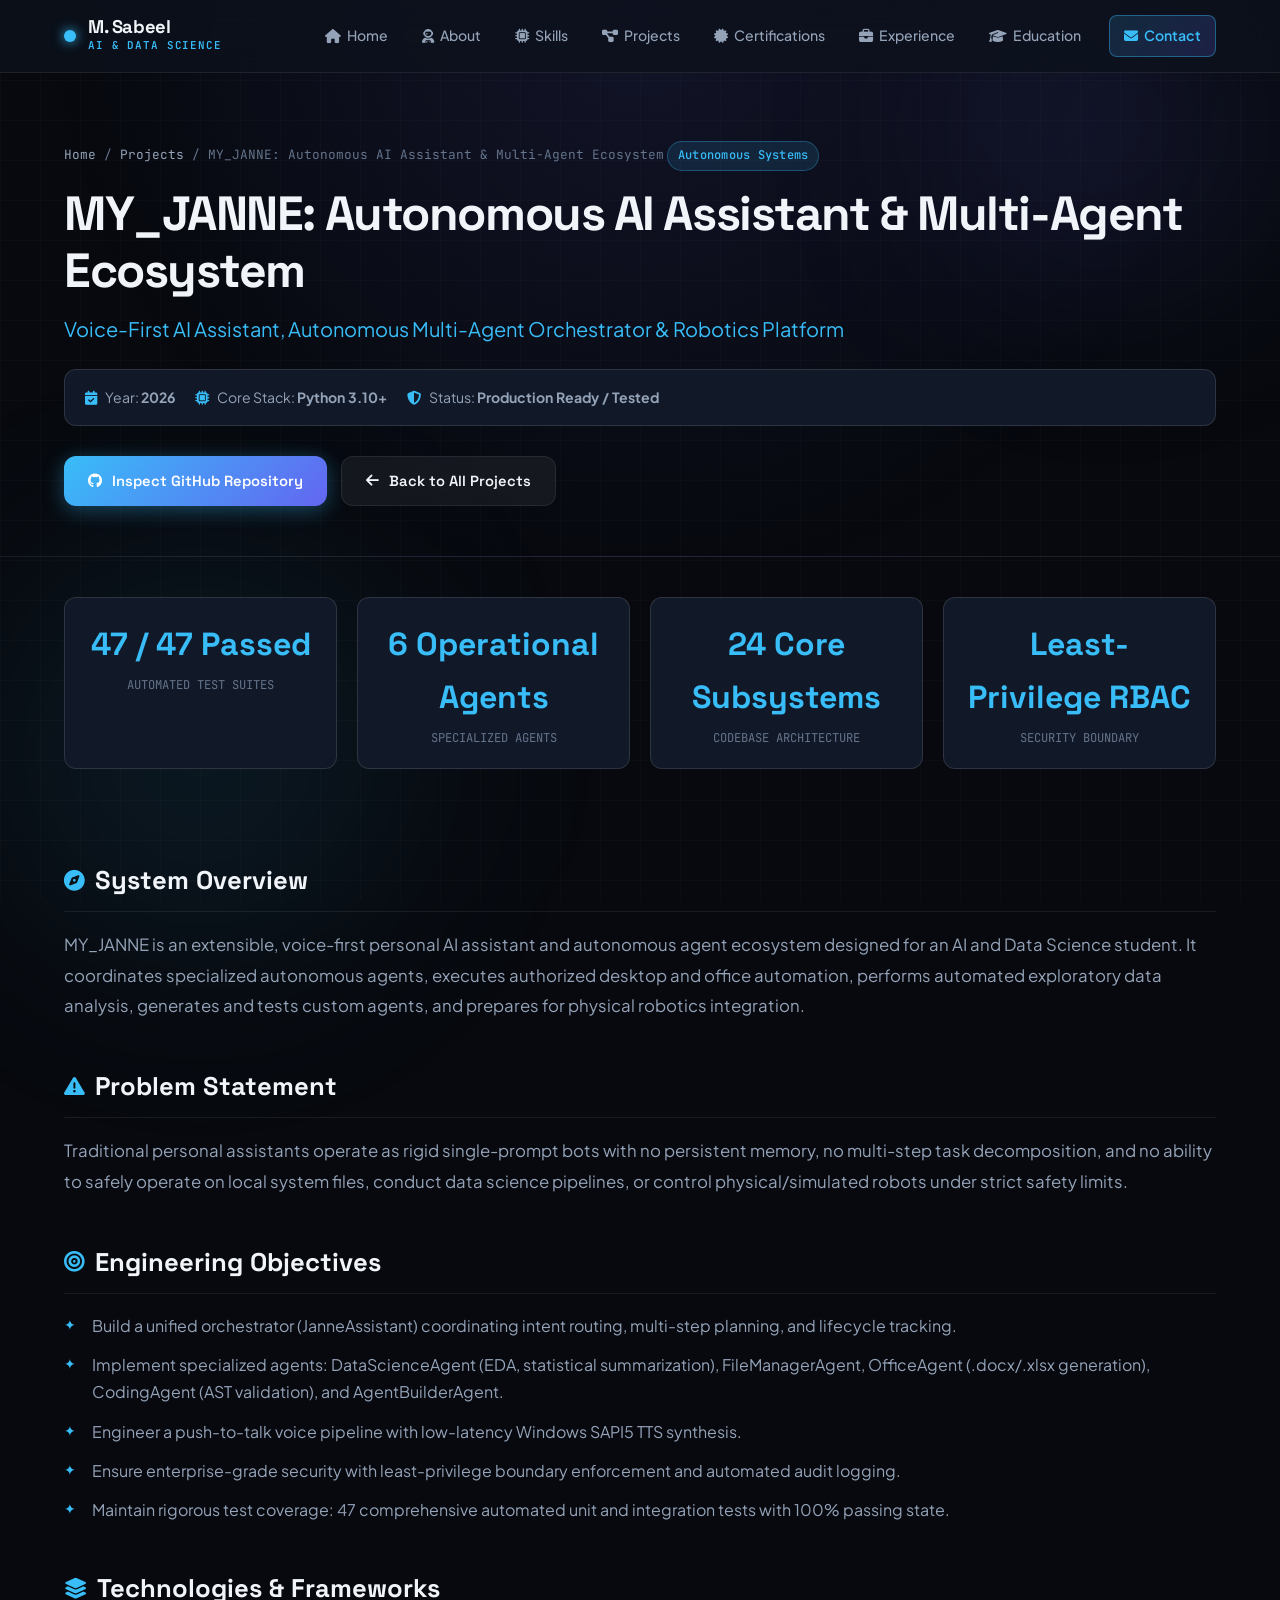
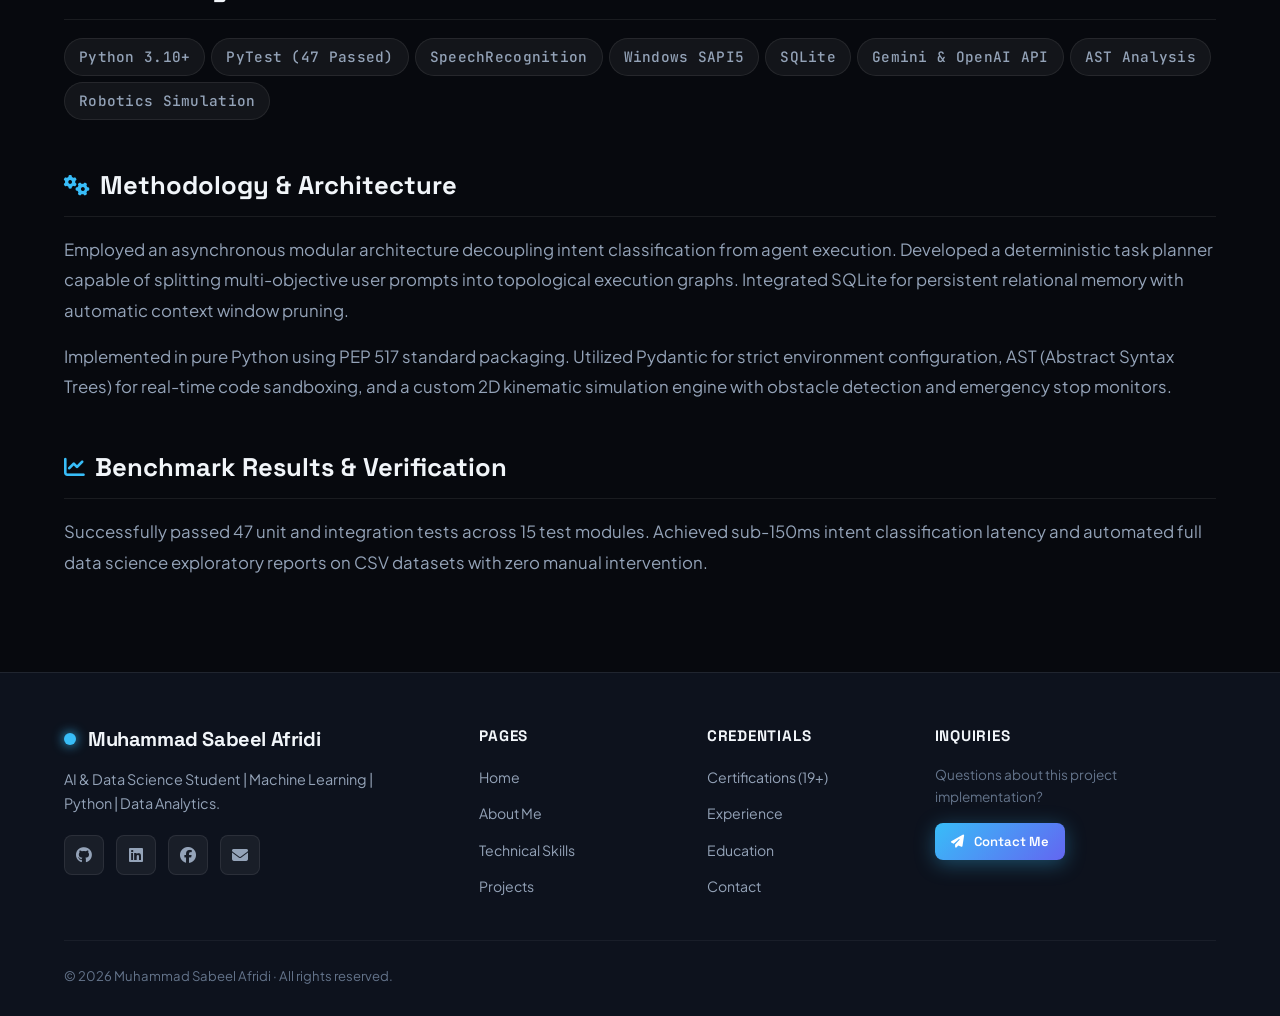
<file: project-details.html>
<!DOCTYPE html>
<html lang="en">
<head>
  <meta charset="UTF-8">
  <meta name="viewport" content="width=device-width, initial-scale=1.0">
  <title>Project Technical Specifications — Muhammad Sabeel Afridi</title>
  <meta name="description" content="Detailed engineering specifications, methodology, architecture, and benchmark results.">
  
  <!-- Google Fonts -->
  <link rel="preconnect" href="https://fonts.googleapis.com">
  <link rel="preconnect" href="https://fonts.gstatic.com" crossorigin>
  <link href="https://fonts.googleapis.com/css2?family=JetBrains+Mono:wght@400;500;600&family=Plus+Jakarta+Sans:wght@300;400;500;600;700&family=Space+Grotesk:wght@500;600;700;800&display=swap" rel="stylesheet">
  
  <!-- FontAwesome Icons -->
  <link rel="stylesheet" href="https://cdnjs.cloudflare.com/ajax/libs/font-awesome/6.5.1/css/all.min.css">
  
  <!-- Stylesheets -->
  <link rel="stylesheet" href="css/style.css">
  <link rel="stylesheet" href="css/inner.css">
  <link rel="stylesheet" href="css/projects.css">
</head>
<body>

  <div class="ambient-glow-1"></div>
  <div class="ambient-glow-2"></div>

  <!-- Header -->
  <header class="site-header">
    <div class="container nav-inner">
      <a href="index.html" class="brand-logo">
        <div class="brand-node"></div>
        <div class="brand-text">
          <span class="brand-title">M. Sabeel</span>
          <span class="brand-subtitle">AI &amp; Data Science</span>
        </div>
      </a>

      <button class="mobile-toggle" id="mobileToggle" aria-label="Toggle navigation menu">
        <i class="fa-solid fa-bars"></i>
      </button>

      <nav>
        <ul class="nav-menu" id="navMenu">
          <li><a href="index.html" class="nav-link"><i class="fa-solid fa-house"></i> Home</a></li>
          <li><a href="about.html" class="nav-link"><i class="fa-solid fa-user-astronaut"></i> About</a></li>
          <li><a href="skills.html" class="nav-link"><i class="fa-solid fa-microchip"></i> Skills</a></li>
          <li><a href="projects.html" class="nav-link active"><i class="fa-solid fa-diagram-project"></i> Projects</a></li>
          <li><a href="certifications.html" class="nav-link"><i class="fa-solid fa-certificate"></i> Certifications</a></li>
          <li><a href="experience.html" class="nav-link"><i class="fa-solid fa-briefcase"></i> Experience</a></li>
          <li><a href="education.html" class="nav-link"><i class="fa-solid fa-graduation-cap"></i> Education</a></li>
          <li><a href="contact.html" class="nav-link nav-cta-btn"><i class="fa-solid fa-envelope"></i> Contact</a></li>
        </ul>
      </nav>
    </div>
  </header>

  <!-- Dynamic Specification Mount -->
  <main id="projectSpecContainer">
    <div class="container" style="padding: 140px 20px; text-align: center; color: var(--text-secondary);">
      <i class="fa-solid fa-circle-notch fa-spin" style="font-size: 2.5rem; color: var(--accent-cyan); margin-bottom: 16px;"></i>
      <h3>Loading Technical Specifications...</h3>
    </div>
  </main>

  <!-- Footer -->
  <footer class="site-footer">
    <div class="container">
      <div class="footer-top">
        <div class="footer-brand">
          <div class="brand-logo" style="margin-bottom: 12px;">
            <div class="brand-node"></div>
            <span>Muhammad Sabeel Afridi</span>
          </div>
          <p>AI &amp; Data Science Student | Machine Learning | Python | Data Analytics.</p>
          <div class="footer-social-row">
            <a href="https://github.com/MuhammadSabeel394" target="_blank" rel="noopener noreferrer" class="social-icon-btn"><i class="fa-brands fa-github"></i></a>
            <a href="https://www.linkedin.com/in/muhammad-sabeel-afridi" target="_blank" rel="noopener noreferrer" class="social-icon-btn"><i class="fa-brands fa-linkedin"></i></a>
            <a href="https://www.facebook.com/muhammad.sabeel.929457" target="_blank" rel="noopener noreferrer" class="social-icon-btn"><i class="fa-brands fa-facebook"></i></a>
            <a href="mailto:sabeelafridi394@gmail.com" class="social-icon-btn"><i class="fa-solid fa-envelope"></i></a>
          </div>
        </div>

        <div class="footer-col">
          <h4>Pages</h4>
          <ul class="footer-links">
            <li><a href="index.html">Home</a></li>
            <li><a href="about.html">About Me</a></li>
            <li><a href="skills.html">Technical Skills</a></li>
            <li><a href="projects.html">Projects</a></li>
          </ul>
        </div>

        <div class="footer-col">
          <h4>Credentials</h4>
          <ul class="footer-links">
            <li><a href="certifications.html">Certifications (19+)</a></li>
            <li><a href="experience.html">Experience</a></li>
            <li><a href="education.html">Education</a></li>
            <li><a href="contact.html">Contact</a></li>
          </ul>
        </div>

        <div class="footer-col">
          <h4>Inquiries</h4>
          <p style="font-size: 0.85rem; color: var(--text-muted); margin-bottom: 14px;">
            Questions about this project implementation?
          </p>
          <a href="contact.html" class="btn btn-primary btn-sm"><i class="fa-solid fa-paper-plane"></i> Contact Me</a>
        </div>
      </div>

      <div class="footer-bottom">
        <div>&copy; <span id="copyrightYear">2026</span> Muhammad Sabeel Afridi · All rights reserved.</div>
      </div>
    </div>
  </footer>

  <script src="js/portfolio-data-default.js"></script>
  <script src="js/data-store.js"></script>
  <script src="js/projects.js"></script>
  <script src="js/app.js"></script>
</body>
</html>
</file>
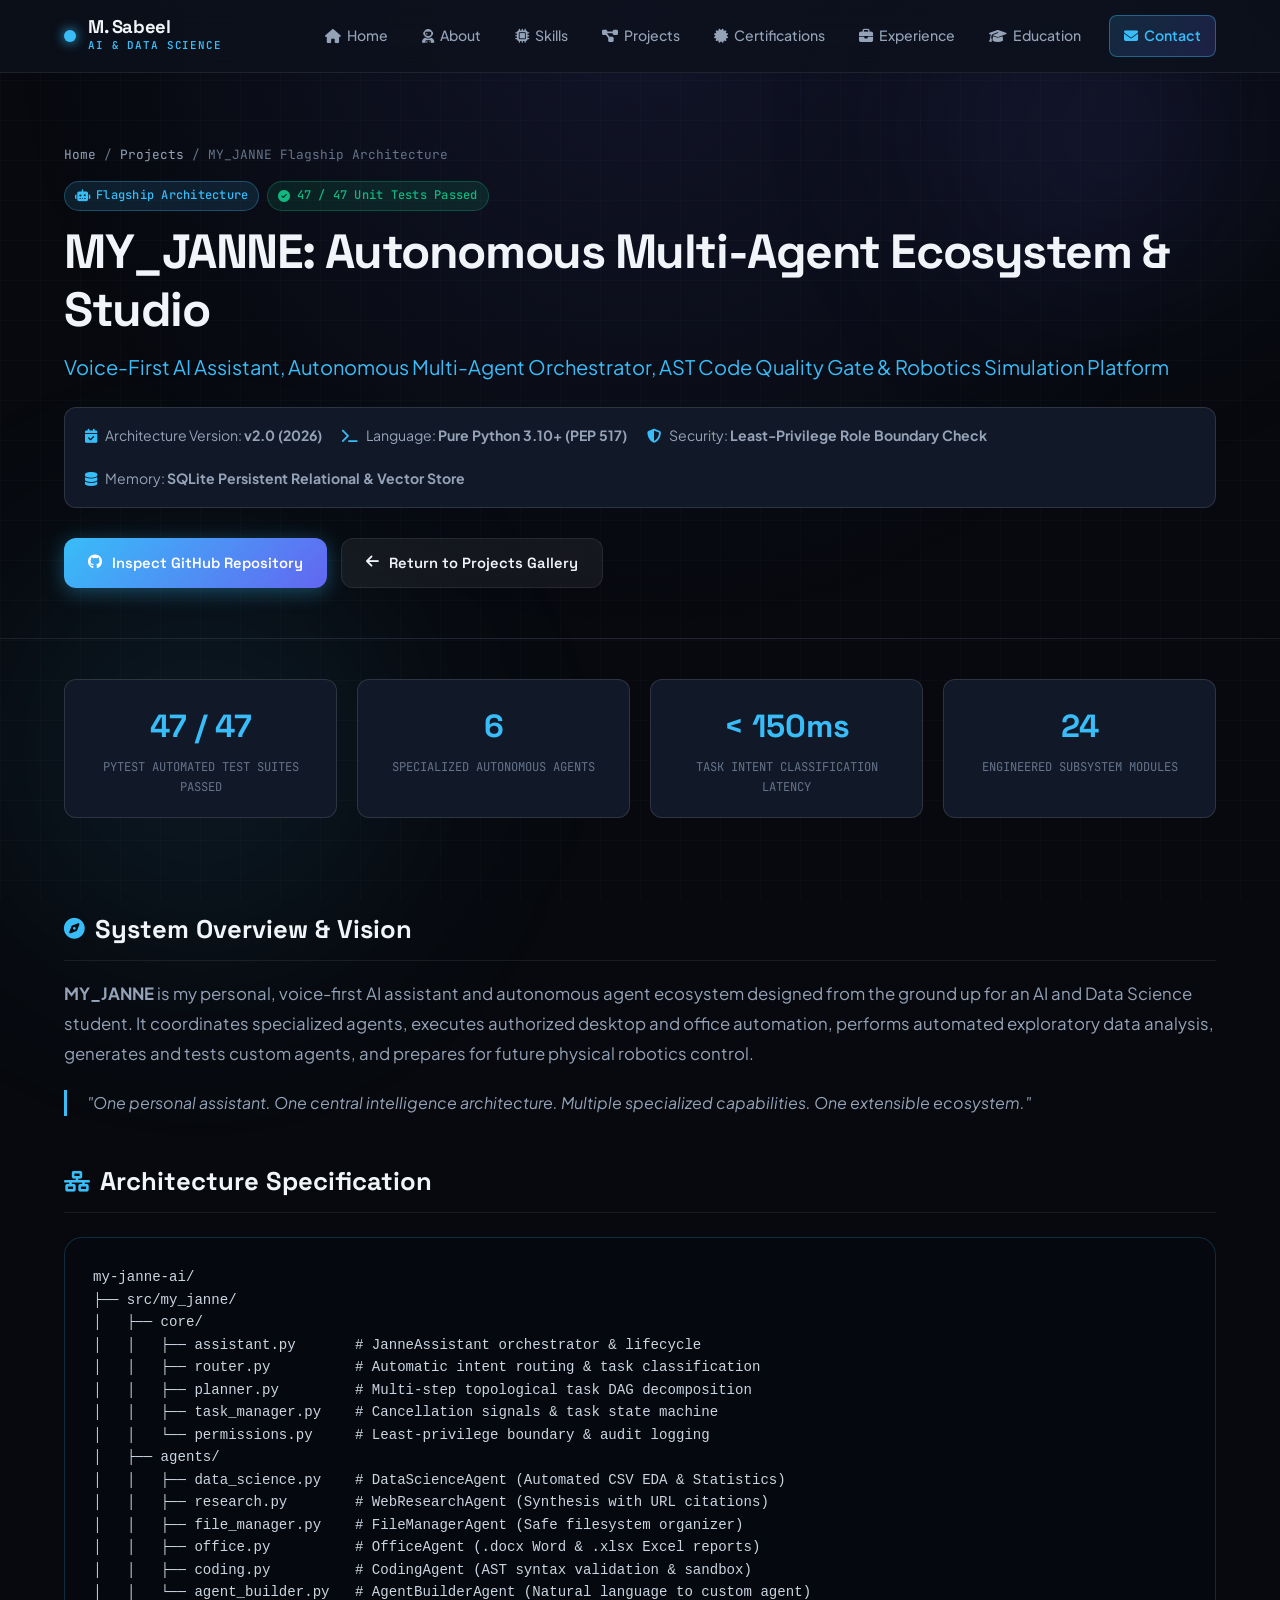
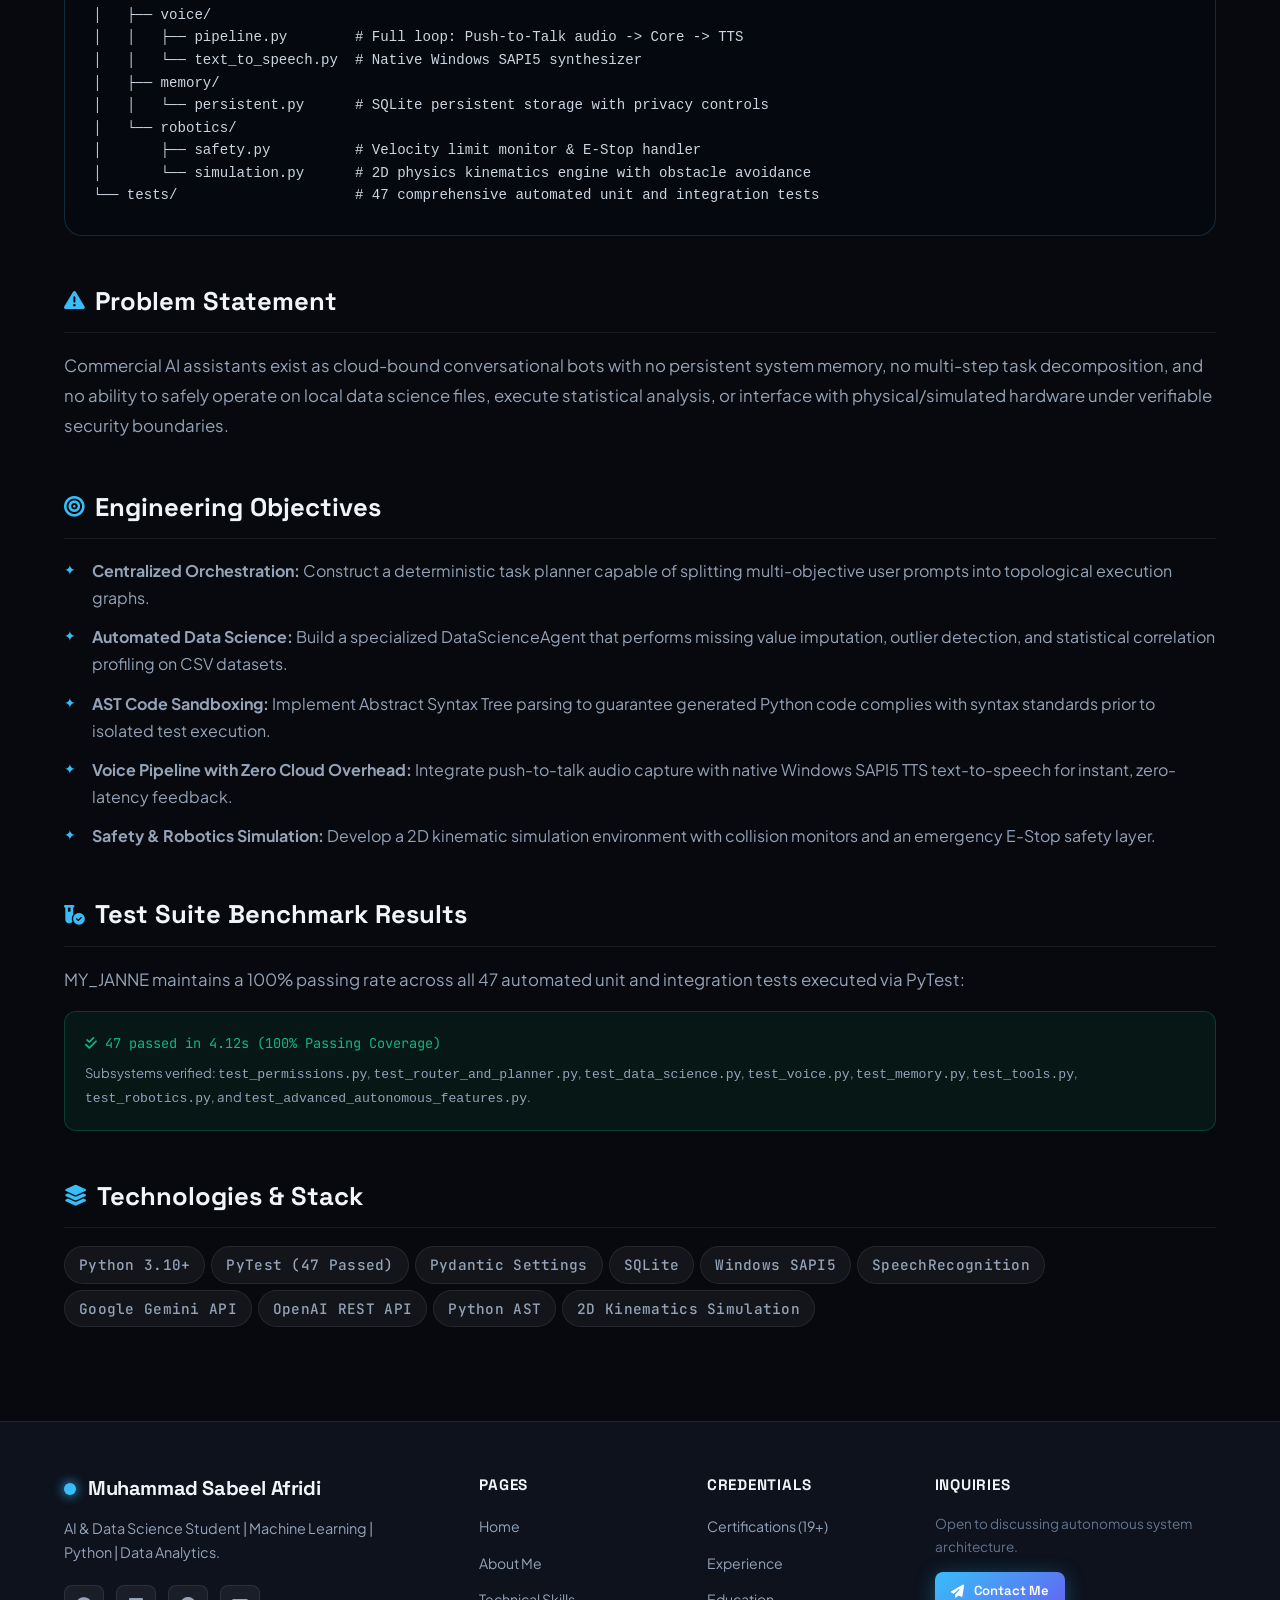
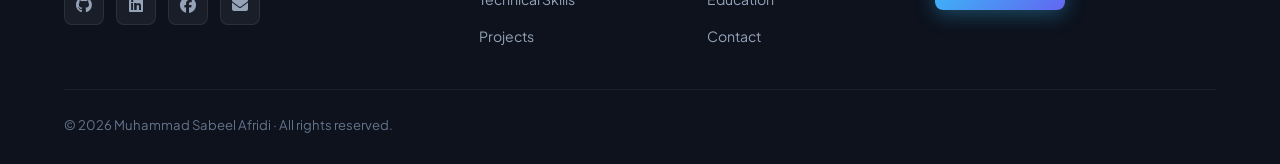
<file: project-my-janne.html>
<!DOCTYPE html>
<html lang="en">
<head>
  <meta charset="UTF-8">
  <meta name="viewport" content="width=device-width, initial-scale=1.0">
  <title>MY_JANNE Architecture & Specifications — Muhammad Sabeel Afridi</title>
  <meta name="description" content="Technical architecture, test suite metrics, and subsystems of MY_JANNE: Voice-first Autonomous Multi-Agent Ecosystem.">
  
  <!-- Google Fonts -->
  <link rel="preconnect" href="https://fonts.googleapis.com">
  <link rel="preconnect" href="https://fonts.gstatic.com" crossorigin>
  <link href="https://fonts.googleapis.com/css2?family=JetBrains+Mono:wght@400;500;600&family=Plus+Jakarta+Sans:wght@300;400;500;600;700&family=Space+Grotesk:wght@500;600;700;800&display=swap" rel="stylesheet">
  
  <!-- FontAwesome Icons -->
  <link rel="stylesheet" href="https://cdnjs.cloudflare.com/ajax/libs/font-awesome/6.5.1/css/all.min.css">
  
  <!-- Stylesheets -->
  <link rel="stylesheet" href="css/style.css">
  <link rel="stylesheet" href="css/inner.css">
  <link rel="stylesheet" href="css/projects.css">
</head>
<body>

  <div class="ambient-glow-1"></div>
  <div class="ambient-glow-2"></div>

  <!-- Header -->
  <header class="site-header">
    <div class="container nav-inner">
      <a href="index.html" class="brand-logo">
        <div class="brand-node"></div>
        <div class="brand-text">
          <span class="brand-title">M. Sabeel</span>
          <span class="brand-subtitle">AI &amp; Data Science</span>
        </div>
      </a>

      <button class="mobile-toggle" id="mobileToggle" aria-label="Toggle navigation menu">
        <i class="fa-solid fa-bars"></i>
      </button>

      <nav>
        <ul class="nav-menu" id="navMenu">
          <li><a href="index.html" class="nav-link"><i class="fa-solid fa-house"></i> Home</a></li>
          <li><a href="about.html" class="nav-link"><i class="fa-solid fa-user-astronaut"></i> About</a></li>
          <li><a href="skills.html" class="nav-link"><i class="fa-solid fa-microchip"></i> Skills</a></li>
          <li><a href="projects.html" class="nav-link active"><i class="fa-solid fa-diagram-project"></i> Projects</a></li>
          <li><a href="certifications.html" class="nav-link"><i class="fa-solid fa-certificate"></i> Certifications</a></li>
          <li><a href="experience.html" class="nav-link"><i class="fa-solid fa-briefcase"></i> Experience</a></li>
          <li><a href="education.html" class="nav-link"><i class="fa-solid fa-graduation-cap"></i> Education</a></li>
          <li><a href="contact.html" class="nav-link nav-cta-btn"><i class="fa-solid fa-envelope"></i> Contact</a></li>
        </ul>
      </nav>
    </div>
  </header>

  <!-- Spec Hero -->
  <main>
    <section class="project-spec-hero">
      <div class="container">
        <div class="breadcrumbs">
          <a href="index.html">Home</a> <span>/</span>
          <a href="projects.html">Projects</a> <span>/</span>
          <span>MY_JANNE Flagship Architecture</span>
        </div>
        <div style="display: flex; gap: 8px; flex-wrap: wrap; margin-bottom: 12px;">
          <span class="badge badge-ai"><i class="fa-solid fa-robot"></i> Flagship Architecture</span>
          <span class="badge badge-verified"><i class="fa-solid fa-circle-check"></i> 47 / 47 Unit Tests Passed</span>
        </div>
        <h1 class="project-spec-title">MY_JANNE: Autonomous Multi-Agent Ecosystem &amp; Studio</h1>
        <p class="project-spec-tagline">
          Voice-First AI Assistant, Autonomous Multi-Agent Orchestrator, AST Code Quality Gate &amp; Robotics Simulation Platform
        </p>

        <div class="project-spec-meta-bar">
          <div class="spec-meta-item">
            <i class="fa-solid fa-calendar-check"></i>
            <span>Architecture Version: <strong>v2.0 (2026)</strong></span>
          </div>
          <div class="spec-meta-item">
            <i class="fa-solid fa-terminal"></i>
            <span>Language: <strong>Pure Python 3.10+ (PEP 517)</strong></span>
          </div>
          <div class="spec-meta-item">
            <i class="fa-solid fa-shield-halved"></i>
            <span>Security: <strong>Least-Privilege Role Boundary Check</strong></span>
          </div>
          <div class="spec-meta-item">
            <i class="fa-solid fa-database"></i>
            <span>Memory: <strong>SQLite Persistent Relational &amp; Vector Store</strong></span>
          </div>
        </div>

        <div class="project-spec-actions">
          <a href="https://github.com/MuhammadSabeel394/my-janne-ai" target="_blank" rel="noopener noreferrer" class="btn btn-primary">
            <i class="fa-brands fa-github"></i> Inspect GitHub Repository
          </a>
          <a href="projects.html" class="btn btn-secondary">
            <i class="fa-solid fa-arrow-left"></i> Return to Projects Gallery
          </a>
        </div>
      </div>
    </section>

    <!-- Metrics Strip -->
    <section class="container">
      <div class="metrics-strip">
        <div class="metric-box">
          <div class="metric-val">47 / 47</div>
          <div class="metric-lbl">PyTest Automated Test Suites Passed</div>
        </div>
        <div class="metric-box">
          <div class="metric-val">6</div>
          <div class="metric-lbl">Specialized Autonomous Agents</div>
        </div>
        <div class="metric-box">
          <div class="metric-val">&lt; 150ms</div>
          <div class="metric-lbl">Task Intent Classification Latency</div>
        </div>
        <div class="metric-box">
          <div class="metric-val">24</div>
          <div class="metric-lbl">Engineered Subsystem Modules</div>
        </div>
      </div>
    </section>

    <!-- Detailed Specification Body -->
    <section class="project-spec-body">
      <div class="container">

        <!-- 1. Architectural Overview -->
        <div class="spec-section">
          <h2 class="spec-section-heading"><i class="fa-solid fa-compass"></i> System Overview &amp; Vision</h2>
          <p class="spec-text">
            <strong>MY_JANNE</strong> is my personal, voice-first AI assistant and autonomous agent ecosystem designed from the ground up for an AI and Data Science student. It coordinates specialized agents, executes authorized desktop and office automation, performs automated exploratory data analysis, generates and tests custom agents, and prepares for future physical robotics control.
          </p>
          <blockquote style="border-left: 3px solid var(--accent-cyan); padding-left: 20px; margin: 20px 0; color: #94a3b8; font-style: italic;">
            "One personal assistant. One central intelligence architecture. Multiple specialized capabilities. One extensible ecosystem."
          </blockquote>
        </div>

        <!-- 2. System Architecture Diagram -->
        <div class="spec-section">
          <h2 class="spec-section-heading"><i class="fa-solid fa-network-wired"></i> Architecture Specification</h2>
          <div class="architecture-box">
<pre>
my-janne-ai/
├── src/my_janne/
│   ├── core/
│   │   ├── assistant.py       # JanneAssistant orchestrator & lifecycle
│   │   ├── router.py          # Automatic intent routing & task classification
│   │   ├── planner.py         # Multi-step topological task DAG decomposition
│   │   ├── task_manager.py    # Cancellation signals & task state machine
│   │   └── permissions.py     # Least-privilege boundary & audit logging
│   ├── agents/
│   │   ├── data_science.py    # DataScienceAgent (Automated CSV EDA & Statistics)
│   │   ├── research.py        # WebResearchAgent (Synthesis with URL citations)
│   │   ├── file_manager.py    # FileManagerAgent (Safe filesystem organizer)
│   │   ├── office.py          # OfficeAgent (.docx Word & .xlsx Excel reports)
│   │   ├── coding.py          # CodingAgent (AST syntax validation & sandbox)
│   │   └── agent_builder.py   # AgentBuilderAgent (Natural language to custom agent)
│   ├── voice/
│   │   ├── pipeline.py        # Full loop: Push-to-Talk audio -> Core -> TTS
│   │   └── text_to_speech.py  # Native Windows SAPI5 synthesizer
│   ├── memory/
│   │   └── persistent.py      # SQLite persistent storage with privacy controls
│   └── robotics/
│       ├── safety.py          # Velocity limit monitor & E-Stop handler
│       └── simulation.py      # 2D physics kinematics engine with obstacle avoidance
└── tests/                     # 47 comprehensive automated unit and integration tests
</pre>
          </div>
        </div>

        <!-- 3. Problem Statement -->
        <div class="spec-section">
          <h2 class="spec-section-heading"><i class="fa-solid fa-triangle-exclamation"></i> Problem Statement</h2>
          <p class="spec-text">
            Commercial AI assistants exist as cloud-bound conversational bots with no persistent system memory, no multi-step task decomposition, and no ability to safely operate on local data science files, execute statistical analysis, or interface with physical/simulated hardware under verifiable security boundaries.
          </p>
        </div>

        <!-- 4. Engineering Objectives -->
        <div class="spec-section">
          <h2 class="spec-section-heading"><i class="fa-solid fa-bullseye"></i> Engineering Objectives</h2>
          <ul class="spec-objectives-list">
            <li><strong>Centralized Orchestration:</strong> Construct a deterministic task planner capable of splitting multi-objective user prompts into topological execution graphs.</li>
            <li><strong>Automated Data Science:</strong> Build a specialized DataScienceAgent that performs missing value imputation, outlier detection, and statistical correlation profiling on CSV datasets.</li>
            <li><strong>AST Code Sandboxing:</strong> Implement Abstract Syntax Tree parsing to guarantee generated Python code complies with syntax standards prior to isolated test execution.</li>
            <li><strong>Voice Pipeline with Zero Cloud Overhead:</strong> Integrate push-to-talk audio capture with native Windows SAPI5 TTS text-to-speech for instant, zero-latency feedback.</li>
            <li><strong>Safety &amp; Robotics Simulation:</strong> Develop a 2D kinematic simulation environment with collision monitors and an emergency E-Stop safety layer.</li>
          </ul>
        </div>

        <!-- 5. Verification & Test Suite Results -->
        <div class="spec-section">
          <h2 class="spec-section-heading"><i class="fa-solid fa-vial-circle-check"></i> Test Suite Benchmark Results</h2>
          <p class="spec-text">
            MY_JANNE maintains a 100% passing rate across all 47 automated unit and integration tests executed via PyTest:
          </p>
          <div style="background: rgba(16, 185, 129, 0.08); border: 1px solid rgba(16, 185, 129, 0.25); border-radius: var(--radius-md); padding: 20px; margin-top: 16px;">
            <div style="font-family: var(--font-mono); font-size: 0.85rem; color: var(--accent-emerald);">
              <i class="fa-solid fa-check-double"></i> 47 passed in 4.12s (100% Passing Coverage)
            </div>
            <div style="font-size: 0.82rem; color: var(--text-secondary); margin-top: 8px;">
              Subsystems verified: <code>test_permissions.py</code>, <code>test_router_and_planner.py</code>, <code>test_data_science.py</code>, <code>test_voice.py</code>, <code>test_memory.py</code>, <code>test_tools.py</code>, <code>test_robotics.py</code>, and <code>test_advanced_autonomous_features.py</code>.
            </div>
          </div>
        </div>

        <!-- 6. Technologies Used -->
        <div class="spec-section">
          <h2 class="spec-section-heading"><i class="fa-solid fa-layer-group"></i> Technologies &amp; Stack</h2>
          <div class="project-tech-tags" style="margin-top: 16px;">
            <span class="badge badge-tag" style="font-size: 0.9rem; padding: 6px 14px;">Python 3.10+</span>
            <span class="badge badge-tag" style="font-size: 0.9rem; padding: 6px 14px;">PyTest (47 Passed)</span>
            <span class="badge badge-tag" style="font-size: 0.9rem; padding: 6px 14px;">Pydantic Settings</span>
            <span class="badge badge-tag" style="font-size: 0.9rem; padding: 6px 14px;">SQLite</span>
            <span class="badge badge-tag" style="font-size: 0.9rem; padding: 6px 14px;">Windows SAPI5</span>
            <span class="badge badge-tag" style="font-size: 0.9rem; padding: 6px 14px;">SpeechRecognition</span>
            <span class="badge badge-tag" style="font-size: 0.9rem; padding: 6px 14px;">Google Gemini API</span>
            <span class="badge badge-tag" style="font-size: 0.9rem; padding: 6px 14px;">OpenAI REST API</span>
            <span class="badge badge-tag" style="font-size: 0.9rem; padding: 6px 14px;">Python AST</span>
            <span class="badge badge-tag" style="font-size: 0.9rem; padding: 6px 14px;">2D Kinematics Simulation</span>
          </div>
        </div>

      </div>
    </section>
  </main>

  <!-- Footer -->
  <footer class="site-footer">
    <div class="container">
      <div class="footer-top">
        <div class="footer-brand">
          <div class="brand-logo" style="margin-bottom: 12px;">
            <div class="brand-node"></div>
            <span>Muhammad Sabeel Afridi</span>
          </div>
          <p>AI &amp; Data Science Student | Machine Learning | Python | Data Analytics.</p>
          <div class="footer-social-row">
            <a href="https://github.com/MuhammadSabeel394" target="_blank" rel="noopener noreferrer" class="social-icon-btn"><i class="fa-brands fa-github"></i></a>
            <a href="https://www.linkedin.com/in/muhammad-sabeel-afridi" target="_blank" rel="noopener noreferrer" class="social-icon-btn"><i class="fa-brands fa-linkedin"></i></a>
            <a href="https://www.facebook.com/muhammad.sabeel.929457" target="_blank" rel="noopener noreferrer" class="social-icon-btn"><i class="fa-brands fa-facebook"></i></a>
            <a href="mailto:sabeelafridi394@gmail.com" class="social-icon-btn"><i class="fa-solid fa-envelope"></i></a>
          </div>
        </div>

        <div class="footer-col">
          <h4>Pages</h4>
          <ul class="footer-links">
            <li><a href="index.html">Home</a></li>
            <li><a href="about.html">About Me</a></li>
            <li><a href="skills.html">Technical Skills</a></li>
            <li><a href="projects.html">Projects</a></li>
          </ul>
        </div>

        <div class="footer-col">
          <h4>Credentials</h4>
          <ul class="footer-links">
            <li><a href="certifications.html">Certifications (19+)</a></li>
            <li><a href="experience.html">Experience</a></li>
            <li><a href="education.html">Education</a></li>
            <li><a href="contact.html">Contact</a></li>
          </ul>
        </div>

        <div class="footer-col">
          <h4>Inquiries</h4>
          <p style="font-size: 0.85rem; color: var(--text-muted); margin-bottom: 14px;">
            Open to discussing autonomous system architecture.
          </p>
          <a href="contact.html" class="btn btn-primary btn-sm"><i class="fa-solid fa-paper-plane"></i> Contact Me</a>
        </div>
      </div>

      <div class="footer-bottom">
        <div>&copy; <span id="copyrightYear">2026</span> Muhammad Sabeel Afridi · All rights reserved.</div>
      </div>
    </div>
  </footer>

  <script src="js/portfolio-data-default.js"></script>
  <script src="js/data-store.js"></script>
  <script src="js/app.js"></script>
</body>
</html>
</file>
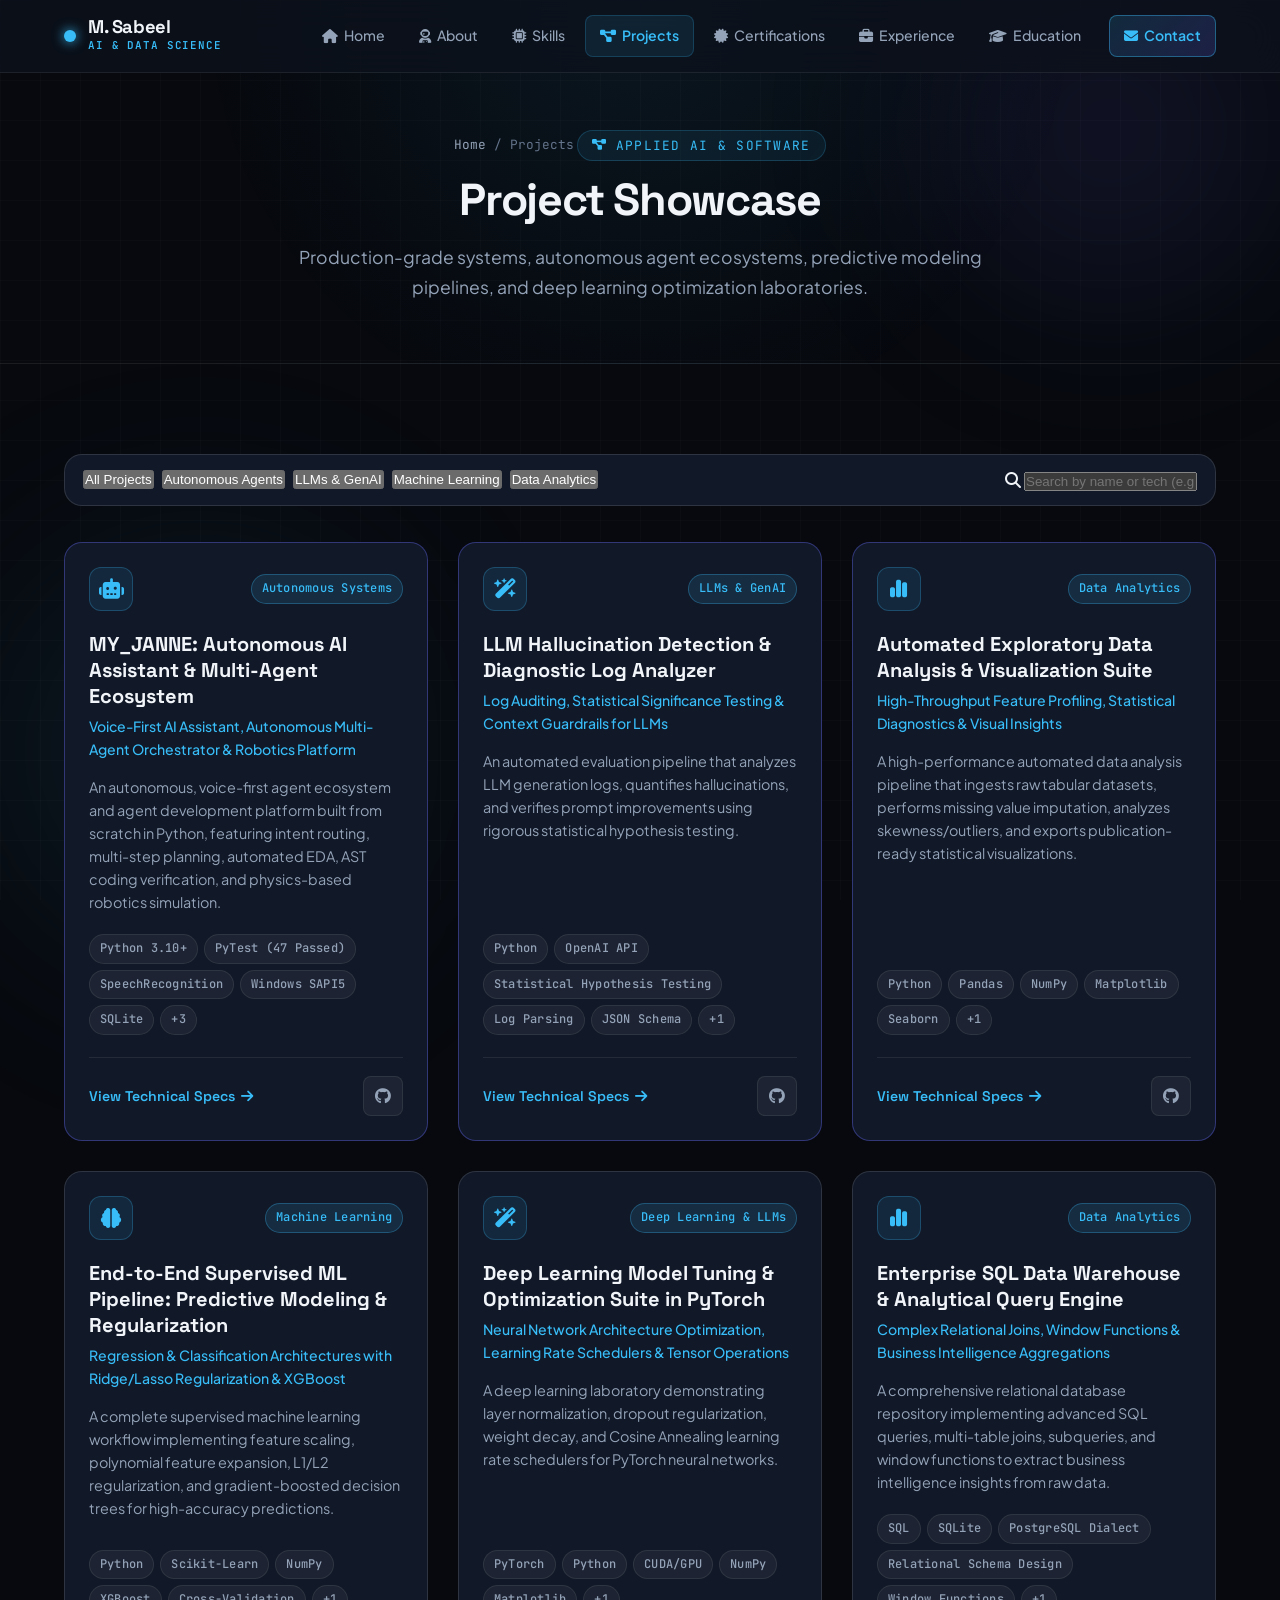
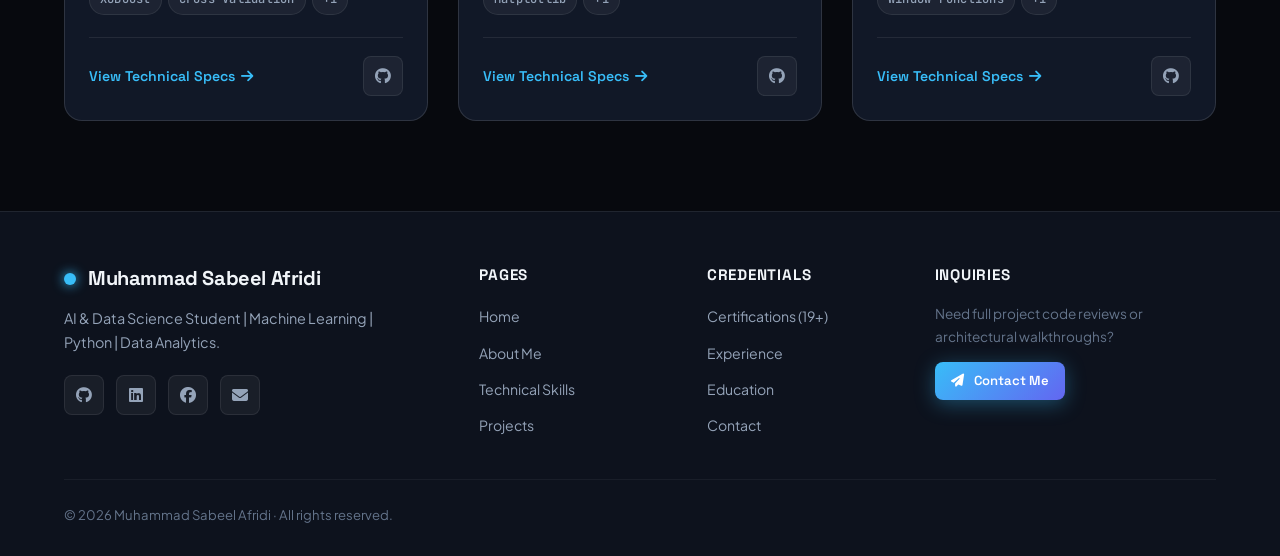
<file: projects.html>
<!DOCTYPE html>
<html lang="en">
<head>
  <meta charset="UTF-8">
  <meta name="viewport" content="width=device-width, initial-scale=1.0">
  <title>Projects Showcase — Muhammad Sabeel Afridi | AI & Data Science</title>
  <meta name="description" content="Explore AI, Machine Learning, Autonomous Agent, and Data Science projects built by Muhammad Sabeel Afridi.">
  
  <!-- Google Fonts -->
  <link rel="preconnect" href="https://fonts.googleapis.com">
  <link rel="preconnect" href="https://fonts.gstatic.com" crossorigin>
  <link href="https://fonts.googleapis.com/css2?family=JetBrains+Mono:wght@400;500;600&family=Plus+Jakarta+Sans:wght@300;400;500;600;700&family=Space+Grotesk:wght@500;600;700;800&display=swap" rel="stylesheet">
  
  <!-- FontAwesome Icons -->
  <link rel="stylesheet" href="https://cdnjs.cloudflare.com/ajax/libs/font-awesome/6.5.1/css/all.min.css">
  
  <!-- Stylesheets -->
  <link rel="stylesheet" href="css/style.css">
  <link rel="stylesheet" href="css/inner.css">
  <link rel="stylesheet" href="css/projects.css">
</head>
<body>

  <div class="ambient-glow-1"></div>
  <div class="ambient-glow-2"></div>

  <!-- Header -->
  <header class="site-header">
    <div class="container nav-inner">
      <a href="index.html" class="brand-logo">
        <div class="brand-node"></div>
        <div class="brand-text">
          <span class="brand-title">M. Sabeel</span>
          <span class="brand-subtitle">AI &amp; Data Science</span>
        </div>
      </a>

      <button class="mobile-toggle" id="mobileToggle" aria-label="Toggle navigation menu">
        <i class="fa-solid fa-bars"></i>
      </button>

      <nav>
        <ul class="nav-menu" id="navMenu">
          <li><a href="index.html" class="nav-link"><i class="fa-solid fa-house"></i> Home</a></li>
          <li><a href="about.html" class="nav-link"><i class="fa-solid fa-user-astronaut"></i> About</a></li>
          <li><a href="skills.html" class="nav-link"><i class="fa-solid fa-microchip"></i> Skills</a></li>
          <li><a href="projects.html" class="nav-link active"><i class="fa-solid fa-diagram-project"></i> Projects</a></li>
          <li><a href="certifications.html" class="nav-link"><i class="fa-solid fa-certificate"></i> Certifications</a></li>
          <li><a href="experience.html" class="nav-link"><i class="fa-solid fa-briefcase"></i> Experience</a></li>
          <li><a href="education.html" class="nav-link"><i class="fa-solid fa-graduation-cap"></i> Education</a></li>
          <li><a href="contact.html" class="nav-link nav-cta-btn"><i class="fa-solid fa-envelope"></i> Contact</a></li>
        </ul>
      </nav>
    </div>
  </header>

  <!-- Page Hero -->
  <main>
    <section class="page-hero">
      <div class="container page-hero-inner">
        <div class="breadcrumbs">
          <a href="index.html">Home</a> <span>/</span> <span>Projects</span>
        </div>
        <span class="section-label"><i class="fa-solid fa-diagram-project"></i> Applied AI &amp; Software</span>
        <h1 class="page-hero-title">Project Showcase</h1>
        <p class="page-hero-desc">
          Production-grade systems, autonomous agent ecosystems, predictive modeling pipelines, and deep learning optimization laboratories.
        </p>
      </div>
    </section>

    <!-- Project Gallery Section -->
    <section class="section">
      <div class="container">
        
        <!-- Filter Bar -->
        <div class="project-filter-bar">
          <div class="project-filter-tabs">
            <button class="filter-tab active" data-filter="all">All Projects</button>
            <button class="filter-tab" data-filter="Autonomous Systems">Autonomous Agents</button>
            <button class="filter-tab" data-filter="LLMs & GenAI">LLMs &amp; GenAI</button>
            <button class="filter-tab" data-filter="Machine Learning">Machine Learning</button>
            <button class="filter-tab" data-filter="Data Analytics">Data Analytics</button>
          </div>

          <div class="cert-search-box">
            <i class="fa-solid fa-magnifying-glass cert-search-icon"></i>
            <input type="text" id="projectSearchInput" class="cert-search-input" placeholder="Search by name or tech (e.g. PyTest, PyTorch)...">
          </div>
        </div>

        <!-- Dynamic Grid -->
        <div class="project-grid" id="projectsGrid">
          <!-- Populated by js/projects.js -->
        </div>

      </div>
    </section>
  </main>

  <!-- Footer -->
  <footer class="site-footer">
    <div class="container">
      <div class="footer-top">
        <div class="footer-brand">
          <div class="brand-logo" style="margin-bottom: 12px;">
            <div class="brand-node"></div>
            <span>Muhammad Sabeel Afridi</span>
          </div>
          <p>AI &amp; Data Science Student | Machine Learning | Python | Data Analytics.</p>
          <div class="footer-social-row">
            <a href="https://github.com/MuhammadSabeel394" target="_blank" rel="noopener noreferrer" class="social-icon-btn"><i class="fa-brands fa-github"></i></a>
            <a href="https://www.linkedin.com/in/muhammad-sabeel-afridi" target="_blank" rel="noopener noreferrer" class="social-icon-btn"><i class="fa-brands fa-linkedin"></i></a>
            <a href="https://www.facebook.com/muhammad.sabeel.929457" target="_blank" rel="noopener noreferrer" class="social-icon-btn"><i class="fa-brands fa-facebook"></i></a>
            <a href="mailto:sabeelafridi394@gmail.com" class="social-icon-btn"><i class="fa-solid fa-envelope"></i></a>
          </div>
        </div>

        <div class="footer-col">
          <h4>Pages</h4>
          <ul class="footer-links">
            <li><a href="index.html">Home</a></li>
            <li><a href="about.html">About Me</a></li>
            <li><a href="skills.html">Technical Skills</a></li>
            <li><a href="projects.html">Projects</a></li>
          </ul>
        </div>

        <div class="footer-col">
          <h4>Credentials</h4>
          <ul class="footer-links">
            <li><a href="certifications.html">Certifications (19+)</a></li>
            <li><a href="experience.html">Experience</a></li>
            <li><a href="education.html">Education</a></li>
            <li><a href="contact.html">Contact</a></li>
          </ul>
        </div>

        <div class="footer-col">
          <h4>Inquiries</h4>
          <p style="font-size: 0.85rem; color: var(--text-muted); margin-bottom: 14px;">
            Need full project code reviews or architectural walkthroughs?
          </p>
          <a href="contact.html" class="btn btn-primary btn-sm"><i class="fa-solid fa-paper-plane"></i> Contact Me</a>
        </div>
      </div>

      <div class="footer-bottom">
        <div>&copy; <span id="copyrightYear">2026</span> Muhammad Sabeel Afridi · All rights reserved.</div>
      </div>
    </div>
  </footer>

  <script src="js/portfolio-data-default.js"></script>
  <script src="js/data-store.js"></script>
  <script src="js/projects.js"></script>
  <script src="js/app.js"></script>
</body>
</html>
</file>
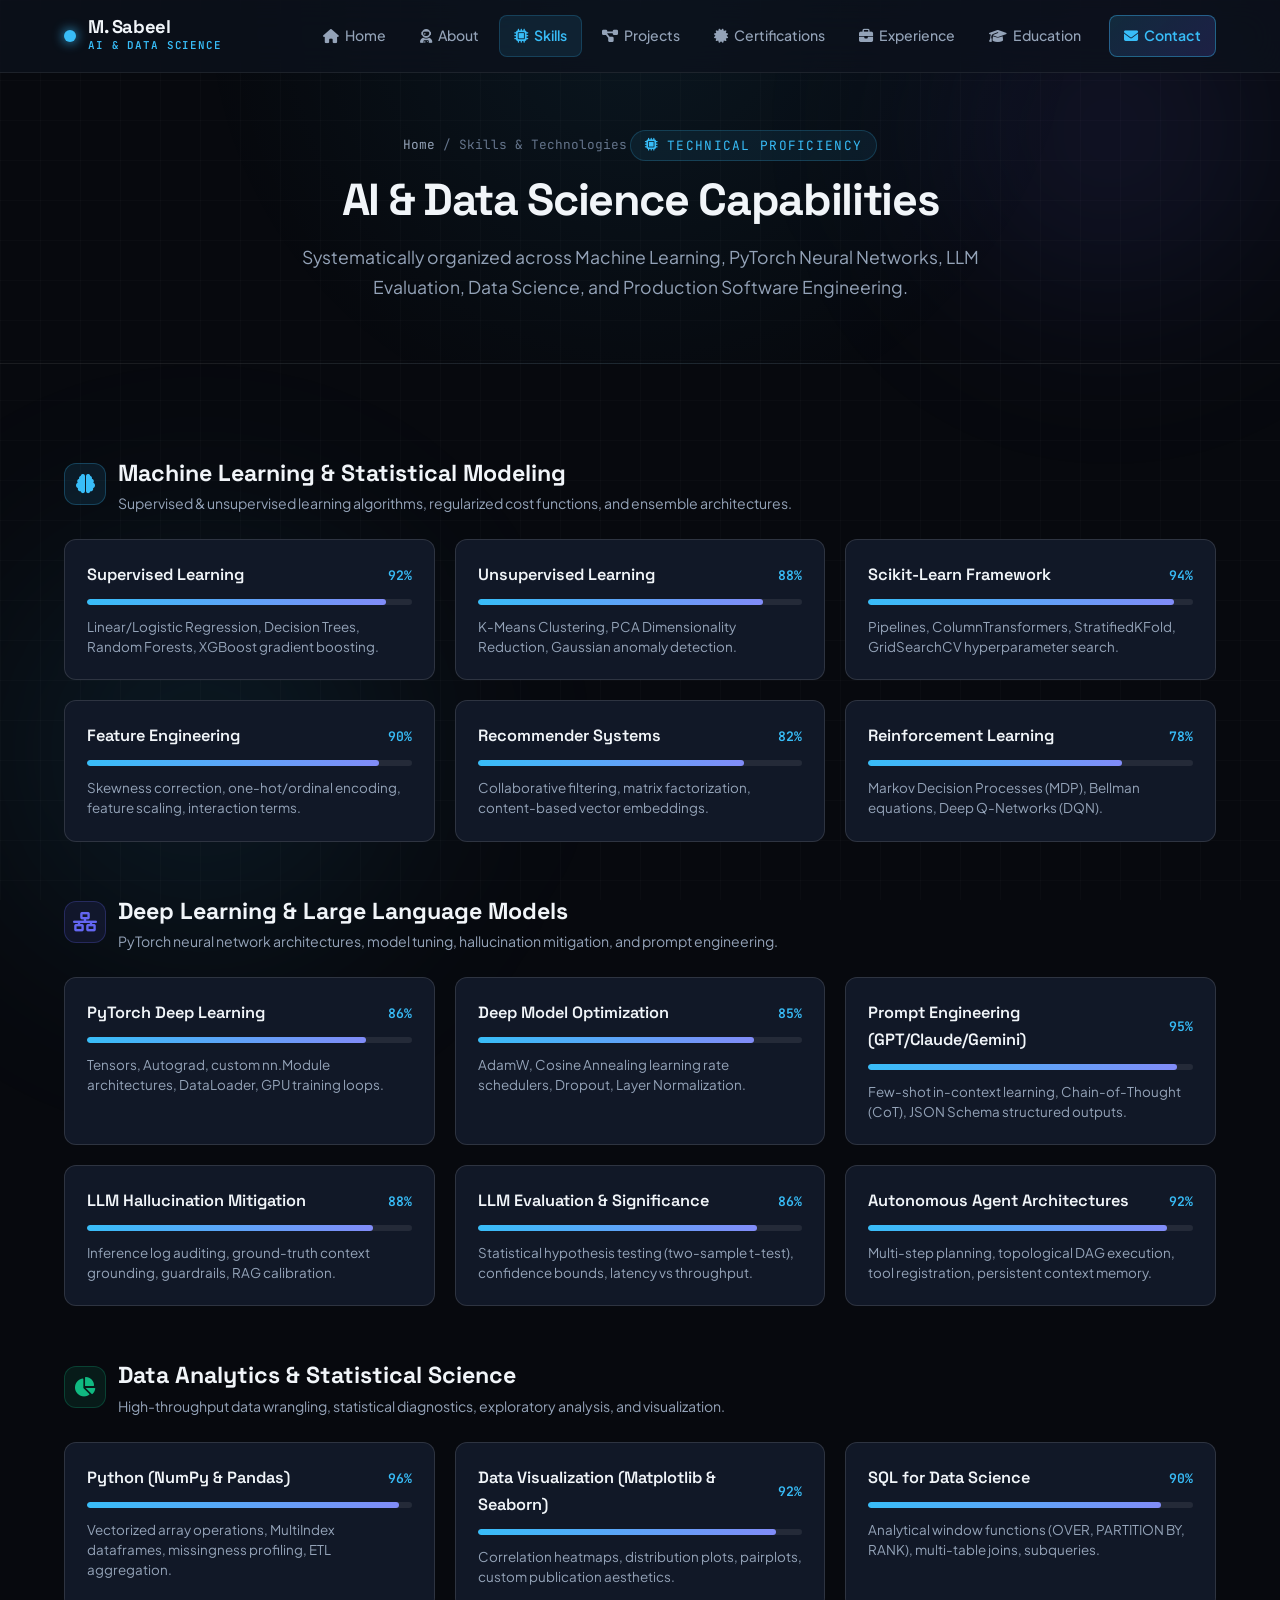
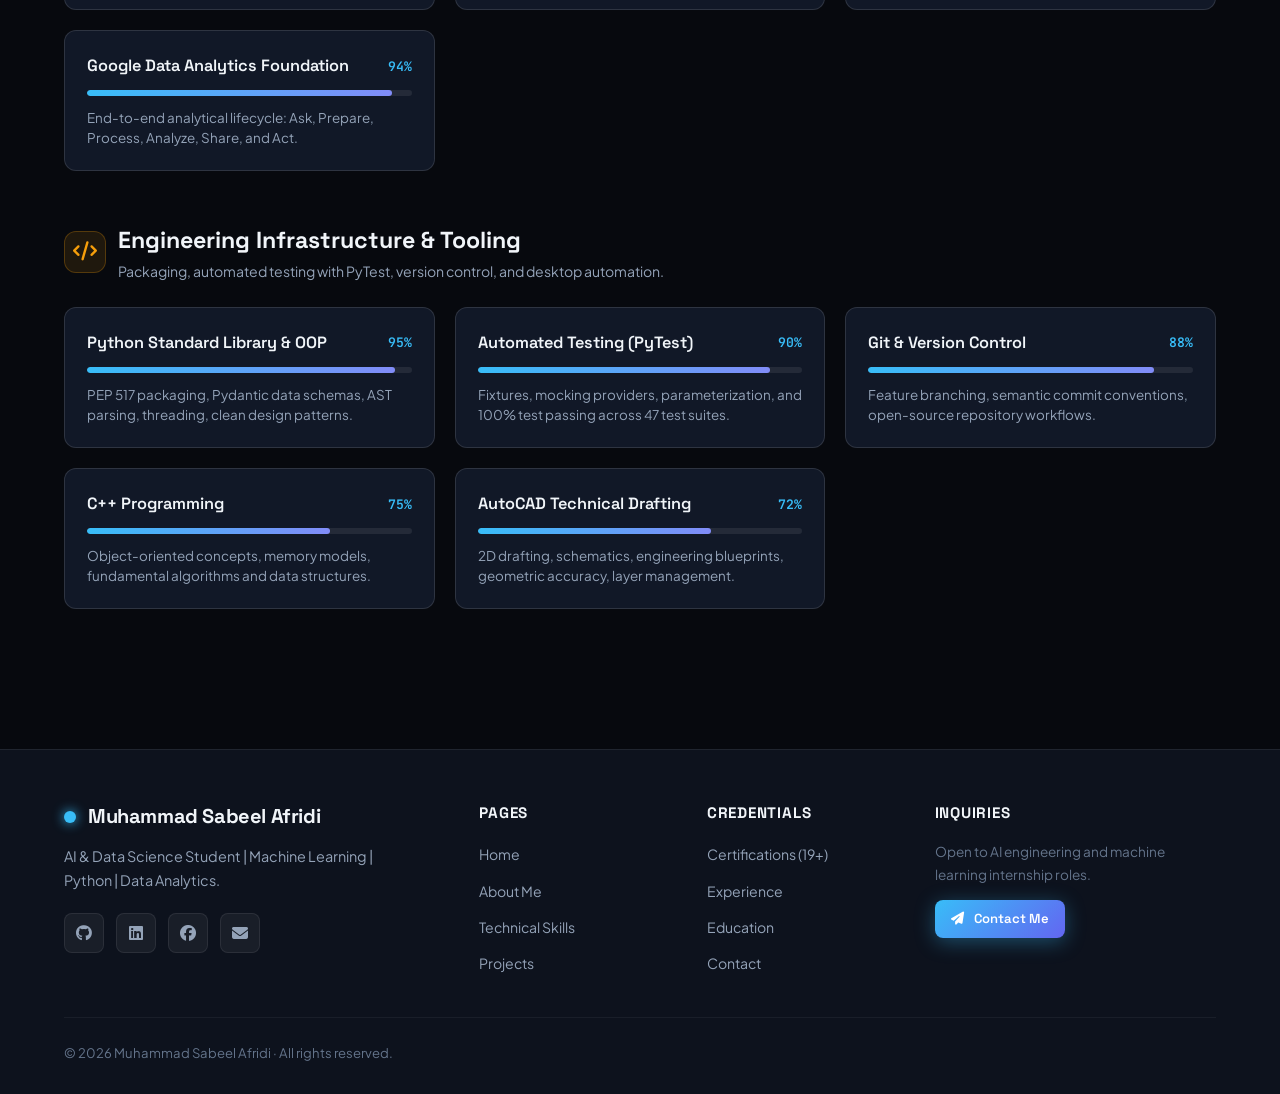
<file: skills.html>
<!DOCTYPE html>
<html lang="en">
<head>
  <meta charset="UTF-8">
  <meta name="viewport" content="width=device-width, initial-scale=1.0">
  <title>Technical Skills — Muhammad Sabeel Afridi | AI & Data Science</title>
  <meta name="description" content="Explore Muhammad Sabeel Afridi's technical skills across Machine Learning, PyTorch Deep Learning, LLM Evaluation, Data Science, Python, and SQL.">
  
  <!-- Google Fonts -->
  <link rel="preconnect" href="https://fonts.googleapis.com">
  <link rel="preconnect" href="https://fonts.gstatic.com" crossorigin>
  <link href="https://fonts.googleapis.com/css2?family=JetBrains+Mono:wght@400;500;600&family=Plus+Jakarta+Sans:wght@300;400;500;600;700&family=Space+Grotesk:wght@500;600;700;800&display=swap" rel="stylesheet">
  
  <!-- FontAwesome Icons -->
  <link rel="stylesheet" href="https://cdnjs.cloudflare.com/ajax/libs/font-awesome/6.5.1/css/all.min.css">
  
  <!-- Stylesheets -->
  <link rel="stylesheet" href="css/style.css">
  <link rel="stylesheet" href="css/inner.css">
</head>
<body>

  <div class="ambient-glow-1"></div>
  <div class="ambient-glow-2"></div>

  <!-- Header -->
  <header class="site-header">
    <div class="container nav-inner">
      <a href="index.html" class="brand-logo">
        <div class="brand-node"></div>
        <div class="brand-text">
          <span class="brand-title">M. Sabeel</span>
          <span class="brand-subtitle">AI &amp; Data Science</span>
        </div>
      </a>

      <button class="mobile-toggle" id="mobileToggle" aria-label="Toggle navigation menu">
        <i class="fa-solid fa-bars"></i>
      </button>

      <nav>
        <ul class="nav-menu" id="navMenu">
          <li><a href="index.html" class="nav-link"><i class="fa-solid fa-house"></i> Home</a></li>
          <li><a href="about.html" class="nav-link"><i class="fa-solid fa-user-astronaut"></i> About</a></li>
          <li><a href="skills.html" class="nav-link active"><i class="fa-solid fa-microchip"></i> Skills</a></li>
          <li><a href="projects.html" class="nav-link"><i class="fa-solid fa-diagram-project"></i> Projects</a></li>
          <li><a href="certifications.html" class="nav-link"><i class="fa-solid fa-certificate"></i> Certifications</a></li>
          <li><a href="experience.html" class="nav-link"><i class="fa-solid fa-briefcase"></i> Experience</a></li>
          <li><a href="education.html" class="nav-link"><i class="fa-solid fa-graduation-cap"></i> Education</a></li>
          <li><a href="contact.html" class="nav-link nav-cta-btn"><i class="fa-solid fa-envelope"></i> Contact</a></li>
        </ul>
      </nav>
    </div>
  </header>

  <!-- Page Hero -->
  <main>
    <section class="page-hero">
      <div class="container page-hero-inner">
        <div class="breadcrumbs">
          <a href="index.html">Home</a> <span>/</span> <span>Skills &amp; Technologies</span>
        </div>
        <span class="section-label"><i class="fa-solid fa-microchip"></i> Technical Proficiency</span>
        <h1 class="page-hero-title">AI &amp; Data Science Capabilities</h1>
        <p class="page-hero-desc">
          Systematically organized across Machine Learning, PyTorch Neural Networks, LLM Evaluation, Data Science, and Production Software Engineering.
        </p>
      </div>
    </section>

    <!-- Skills Categories -->
    <section class="section">
      <div class="container">

        <!-- 1. Machine Learning -->
        <div class="skills-category-section">
          <div class="skills-category-header">
            <div class="skills-category-icon"><i class="fa-solid fa-brain"></i></div>
            <div>
              <h2 class="skills-category-title">Machine Learning &amp; Statistical Modeling</h2>
              <p style="font-size: 0.88rem; color: var(--text-secondary);">Supervised &amp; unsupervised learning algorithms, regularized cost functions, and ensemble architectures.</p>
            </div>
          </div>

          <div class="skills-subgrid">
            <div class="skill-card">
              <div class="skill-top">
                <span class="skill-name">Supervised Learning</span>
                <span class="skill-pct">92%</span>
              </div>
              <div class="skill-bar-track"><div class="skill-bar-fill" style="width: 92%;"></div></div>
              <p class="skill-desc">Linear/Logistic Regression, Decision Trees, Random Forests, XGBoost gradient boosting.</p>
            </div>

            <div class="skill-card">
              <div class="skill-top">
                <span class="skill-name">Unsupervised Learning</span>
                <span class="skill-pct">88%</span>
              </div>
              <div class="skill-bar-track"><div class="skill-bar-fill" style="width: 88%;"></div></div>
              <p class="skill-desc">K-Means Clustering, PCA Dimensionality Reduction, Gaussian anomaly detection.</p>
            </div>

            <div class="skill-card">
              <div class="skill-top">
                <span class="skill-name">Scikit-Learn Framework</span>
                <span class="skill-pct">94%</span>
              </div>
              <div class="skill-bar-track"><div class="skill-bar-fill" style="width: 94%;"></div></div>
              <p class="skill-desc">Pipelines, ColumnTransformers, StratifiedKFold, GridSearchCV hyperparameter search.</p>
            </div>

            <div class="skill-card">
              <div class="skill-top">
                <span class="skill-name">Feature Engineering</span>
                <span class="skill-pct">90%</span>
              </div>
              <div class="skill-bar-track"><div class="skill-bar-fill" style="width: 90%;"></div></div>
              <p class="skill-desc">Skewness correction, one-hot/ordinal encoding, feature scaling, interaction terms.</p>
            </div>

            <div class="skill-card">
              <div class="skill-top">
                <span class="skill-name">Recommender Systems</span>
                <span class="skill-pct">82%</span>
              </div>
              <div class="skill-bar-track"><div class="skill-bar-fill" style="width: 82%;"></div></div>
              <p class="skill-desc">Collaborative filtering, matrix factorization, content-based vector embeddings.</p>
            </div>

            <div class="skill-card">
              <div class="skill-top">
                <span class="skill-name">Reinforcement Learning</span>
                <span class="skill-pct">78%</span>
              </div>
              <div class="skill-bar-track"><div class="skill-bar-fill" style="width: 78%;"></div></div>
              <p class="skill-desc">Markov Decision Processes (MDP), Bellman equations, Deep Q-Networks (DQN).</p>
            </div>
          </div>
        </div>

        <!-- 2. Deep Learning & LLMs -->
        <div class="skills-category-section">
          <div class="skills-category-header">
            <div class="skills-category-icon" style="color: var(--accent-indigo); background: rgba(99, 102, 241, 0.1); border-color: rgba(99, 102, 241, 0.25);">
              <i class="fa-solid fa-network-wired"></i>
            </div>
            <div>
              <h2 class="skills-category-title">Deep Learning &amp; Large Language Models</h2>
              <p style="font-size: 0.88rem; color: var(--text-secondary);">PyTorch neural network architectures, model tuning, hallucination mitigation, and prompt engineering.</p>
            </div>
          </div>

          <div class="skills-subgrid">
            <div class="skill-card">
              <div class="skill-top">
                <span class="skill-name">PyTorch Deep Learning</span>
                <span class="skill-pct">86%</span>
              </div>
              <div class="skill-bar-track"><div class="skill-bar-fill" style="width: 86%;"></div></div>
              <p class="skill-desc">Tensors, Autograd, custom nn.Module architectures, DataLoader, GPU training loops.</p>
            </div>

            <div class="skill-card">
              <div class="skill-top">
                <span class="skill-name">Deep Model Optimization</span>
                <span class="skill-pct">85%</span>
              </div>
              <div class="skill-bar-track"><div class="skill-bar-fill" style="width: 85%;"></div></div>
              <p class="skill-desc">AdamW, Cosine Annealing learning rate schedulers, Dropout, Layer Normalization.</p>
            </div>

            <div class="skill-card">
              <div class="skill-top">
                <span class="skill-name">Prompt Engineering (GPT/Claude/Gemini)</span>
                <span class="skill-pct">95%</span>
              </div>
              <div class="skill-bar-track"><div class="skill-bar-fill" style="width: 95%;"></div></div>
              <p class="skill-desc">Few-shot in-context learning, Chain-of-Thought (CoT), JSON Schema structured outputs.</p>
            </div>

            <div class="skill-card">
              <div class="skill-top">
                <span class="skill-name">LLM Hallucination Mitigation</span>
                <span class="skill-pct">88%</span>
              </div>
              <div class="skill-bar-track"><div class="skill-bar-fill" style="width: 88%;"></div></div>
              <p class="skill-desc">Inference log auditing, ground-truth context grounding, guardrails, RAG calibration.</p>
            </div>

            <div class="skill-card">
              <div class="skill-top">
                <span class="skill-name">LLM Evaluation &amp; Significance</span>
                <span class="skill-pct">86%</span>
              </div>
              <div class="skill-bar-track"><div class="skill-bar-fill" style="width: 86%;"></div></div>
              <p class="skill-desc">Statistical hypothesis testing (two-sample t-test), confidence bounds, latency vs throughput.</p>
            </div>

            <div class="skill-card">
              <div class="skill-top">
                <span class="skill-name">Autonomous Agent Architectures</span>
                <span class="skill-pct">92%</span>
              </div>
              <div class="skill-bar-track"><div class="skill-bar-fill" style="width: 92%;"></div></div>
              <p class="skill-desc">Multi-step planning, topological DAG execution, tool registration, persistent context memory.</p>
            </div>
          </div>
        </div>

        <!-- 3. Data Science & Analytics -->
        <div class="skills-category-section">
          <div class="skills-category-header">
            <div class="skills-category-icon" style="color: var(--accent-emerald); background: rgba(16, 185, 129, 0.1); border-color: rgba(16, 185, 129, 0.25);">
              <i class="fa-solid fa-chart-pie"></i>
            </div>
            <div>
              <h2 class="skills-category-title">Data Analytics &amp; Statistical Science</h2>
              <p style="font-size: 0.88rem; color: var(--text-secondary);">High-throughput data wrangling, statistical diagnostics, exploratory analysis, and visualization.</p>
            </div>
          </div>

          <div class="skills-subgrid">
            <div class="skill-card">
              <div class="skill-top">
                <span class="skill-name">Python (NumPy &amp; Pandas)</span>
                <span class="skill-pct">96%</span>
              </div>
              <div class="skill-bar-track"><div class="skill-bar-fill" style="width: 96%;"></div></div>
              <p class="skill-desc">Vectorized array operations, MultiIndex dataframes, missingness profiling, ETL aggregation.</p>
            </div>

            <div class="skill-card">
              <div class="skill-top">
                <span class="skill-name">Data Visualization (Matplotlib &amp; Seaborn)</span>
                <span class="skill-pct">92%</span>
              </div>
              <div class="skill-bar-track"><div class="skill-bar-fill" style="width: 92%;"></div></div>
              <p class="skill-desc">Correlation heatmaps, distribution plots, pairplots, custom publication aesthetics.</p>
            </div>

            <div class="skill-card">
              <div class="skill-top">
                <span class="skill-name">SQL for Data Science</span>
                <span class="skill-pct">90%</span>
              </div>
              <div class="skill-bar-track"><div class="skill-bar-fill" style="width: 90%;"></div></div>
              <p class="skill-desc">Analytical window functions (OVER, PARTITION BY, RANK), multi-table joins, subqueries.</p>
            </div>

            <div class="skill-card">
              <div class="skill-top">
                <span class="skill-name">Google Data Analytics Foundation</span>
                <span class="skill-pct">94%</span>
              </div>
              <div class="skill-bar-track"><div class="skill-bar-fill" style="width: 94%;"></div></div>
              <p class="skill-desc">End-to-end analytical lifecycle: Ask, Prepare, Process, Analyze, Share, and Act.</p>
            </div>
          </div>
        </div>

        <!-- 4. Software Engineering & Infrastructure -->
        <div class="skills-category-section">
          <div class="skills-category-header">
            <div class="skills-category-icon" style="color: var(--accent-amber); background: rgba(245, 158, 11, 0.1); border-color: rgba(245, 158, 11, 0.25);">
              <i class="fa-solid fa-code"></i>
            </div>
            <div>
              <h2 class="skills-category-title">Engineering Infrastructure &amp; Tooling</h2>
              <p style="font-size: 0.88rem; color: var(--text-secondary);">Packaging, automated testing with PyTest, version control, and desktop automation.</p>
            </div>
          </div>

          <div class="skills-subgrid">
            <div class="skill-card">
              <div class="skill-top">
                <span class="skill-name">Python Standard Library &amp; OOP</span>
                <span class="skill-pct">95%</span>
              </div>
              <div class="skill-bar-track"><div class="skill-bar-fill" style="width: 95%;"></div></div>
              <p class="skill-desc">PEP 517 packaging, Pydantic data schemas, AST parsing, threading, clean design patterns.</p>
            </div>

            <div class="skill-card">
              <div class="skill-top">
                <span class="skill-name">Automated Testing (PyTest)</span>
                <span class="skill-pct">90%</span>
              </div>
              <div class="skill-bar-track"><div class="skill-bar-fill" style="width: 90%;"></div></div>
              <p class="skill-desc">Fixtures, mocking providers, parameterization, and 100% test passing across 47 test suites.</p>
            </div>

            <div class="skill-card">
              <div class="skill-top">
                <span class="skill-name">Git &amp; Version Control</span>
                <span class="skill-pct">88%</span>
              </div>
              <div class="skill-bar-track"><div class="skill-bar-fill" style="width: 88%;"></div></div>
              <p class="skill-desc">Feature branching, semantic commit conventions, open-source repository workflows.</p>
            </div>

            <div class="skill-card">
              <div class="skill-top">
                <span class="skill-name">C++ Programming</span>
                <span class="skill-pct">75%</span>
              </div>
              <div class="skill-bar-track"><div class="skill-bar-fill" style="width: 75%;"></div></div>
              <p class="skill-desc">Object-oriented concepts, memory models, fundamental algorithms and data structures.</p>
            </div>

            <div class="skill-card">
              <div class="skill-top">
                <span class="skill-name">AutoCAD Technical Drafting</span>
                <span class="skill-pct">72%</span>
              </div>
              <div class="skill-bar-track"><div class="skill-bar-fill" style="width: 72%;"></div></div>
              <p class="skill-desc">2D drafting, schematics, engineering blueprints, geometric accuracy, layer management.</p>
            </div>
          </div>
        </div>

      </div>
    </section>
  </main>

  <!-- Footer -->
  <footer class="site-footer">
    <div class="container">
      <div class="footer-top">
        <div class="footer-brand">
          <div class="brand-logo" style="margin-bottom: 12px;">
            <div class="brand-node"></div>
            <span>Muhammad Sabeel Afridi</span>
          </div>
          <p>AI &amp; Data Science Student | Machine Learning | Python | Data Analytics.</p>
          <div class="footer-social-row">
            <a href="https://github.com/MuhammadSabeel394" target="_blank" rel="noopener noreferrer" class="social-icon-btn"><i class="fa-brands fa-github"></i></a>
            <a href="https://www.linkedin.com/in/muhammad-sabeel-afridi" target="_blank" rel="noopener noreferrer" class="social-icon-btn"><i class="fa-brands fa-linkedin"></i></a>
            <a href="https://www.facebook.com/muhammad.sabeel.929457" target="_blank" rel="noopener noreferrer" class="social-icon-btn"><i class="fa-brands fa-facebook"></i></a>
            <a href="mailto:sabeelafridi394@gmail.com" class="social-icon-btn"><i class="fa-solid fa-envelope"></i></a>
          </div>
        </div>

        <div class="footer-col">
          <h4>Pages</h4>
          <ul class="footer-links">
            <li><a href="index.html">Home</a></li>
            <li><a href="about.html">About Me</a></li>
            <li><a href="skills.html">Technical Skills</a></li>
            <li><a href="projects.html">Projects</a></li>
          </ul>
        </div>

        <div class="footer-col">
          <h4>Credentials</h4>
          <ul class="footer-links">
            <li><a href="certifications.html">Certifications (19+)</a></li>
            <li><a href="experience.html">Experience</a></li>
            <li><a href="education.html">Education</a></li>
            <li><a href="contact.html">Contact</a></li>
          </ul>
        </div>

        <div class="footer-col">
          <h4>Inquiries</h4>
          <p style="font-size: 0.85rem; color: var(--text-muted); margin-bottom: 14px;">
            Open to AI engineering and machine learning internship roles.
          </p>
          <a href="contact.html" class="btn btn-primary btn-sm"><i class="fa-solid fa-paper-plane"></i> Contact Me</a>
        </div>
      </div>

      <div class="footer-bottom">
        <div>&copy; <span id="copyrightYear">2026</span> Muhammad Sabeel Afridi · All rights reserved.</div>
      </div>
    </div>
  </footer>

  <script src="js/portfolio-data-default.js"></script>
  <script src="js/data-store.js"></script>
  <script src="js/app.js"></script>
</body>
</html>
</file>
<file: css/style.css>
/* ==========================================================================
   MY_JANNE Portfolio Design System
   Modern AI & Data Science Identity
   ========================================================================== */

:root {
  /* Color Palette */
  --bg-dark: #07090e;
  --bg-surface: #0d121d;
  --bg-card: #111827;
  --bg-card-hover: #162032;
  --bg-card-subtle: rgba(17, 24, 39, 0.7);
  
  /* Brand Accents - AI Cyan, Deep Indigo, Neural Purple, Emerald Verified */
  --accent-cyan: #38bdf8;
  --accent-cyan-glow: rgba(56, 189, 248, 0.25);
  --accent-indigo: #6366f1;
  --accent-purple: #a855f7;
  --accent-emerald: #10b981;
  --accent-emerald-glow: rgba(16, 185, 129, 0.2);
  --accent-amber: #f59e0b;
  
  /* Text Shades */
  --text-main: #f1f5f9;
  --text-secondary: #94a3b8;
  --text-muted: #64748b;
  --text-dim: #475569;
  
  /* Borders & Dividers */
  --border-subtle: rgba(255, 255, 255, 0.08);
  --border-card: rgba(255, 255, 255, 0.12);
  --border-glow: rgba(56, 189, 248, 0.35);
  --border-focus: rgba(99, 102, 241, 0.5);

  /* Typography */
  --font-heading: 'Space Grotesk', -apple-system, BlinkMacSystemFont, 'Segoe UI', Roboto, sans-serif;
  --font-body: 'Plus Jakarta Sans', -apple-system, BlinkMacSystemFont, 'Segoe UI', Roboto, sans-serif;
  --font-mono: 'JetBrains Mono', 'Fira Code', monospace;
  
  /* Shadows & Glassmorphism */
  --shadow-sm: 0 2px 8px rgba(0, 0, 0, 0.4);
  --shadow-md: 0 8px 30px rgba(0, 0, 0, 0.5);
  --shadow-lg: 0 16px 40px rgba(0, 0, 0, 0.7);
  --shadow-glow: 0 0 35px var(--accent-cyan-glow);
  --glass-bg: rgba(13, 18, 29, 0.75);
  --glass-blur: blur(16px);
  
  /* Layout & Geometry */
  --radius-sm: 8px;
  --radius-md: 12px;
  --radius-lg: 18px;
  --radius-xl: 24px;
  --radius-full: 9999px;
  --container-max: 1200px;
  --transition-fast: 0.2s cubic-bezier(0.4, 0, 0.2, 1);
  --transition-normal: 0.35s cubic-bezier(0.4, 0, 0.2, 1);
}

/* Reset & Box Sizing */
*, *::before, *::after {
  margin: 0;
  padding: 0;
  box-sizing: border-box;
}

html {
  scroll-behavior: smooth;
  font-size: 16px;
  color-scheme: dark;
}

body {
  background-color: var(--bg-dark);
  color: var(--text-main);
  font-family: var(--font-body);
  line-height: 1.65;
  font-weight: 400;
  overflow-x: hidden;
  min-height: 100vh;
  display: flex;
  flex-direction: column;
  position: relative;
}

/* Background Cyber Grid & Glow Orbs */
body::before {
  content: '';
  position: fixed;
  top: 0;
  left: 0;
  width: 100%;
  height: 100%;
  background-image: 
    linear-gradient(to right, rgba(255, 255, 255, 0.02) 1px, transparent 1px),
    linear-gradient(to bottom, rgba(255, 255, 255, 0.02) 1px, transparent 1px);
  background-size: 40px 40px;
  pointer-events: none;
  z-index: -2;
}

.ambient-glow-1 {
  position: fixed;
  top: -120px;
  right: -80px;
  width: 500px;
  height: 500px;
  background: radial-gradient(circle, rgba(99, 102, 241, 0.15) 0%, transparent 70%);
  filter: blur(80px);
  pointer-events: none;
  z-index: -1;
}

.ambient-glow-2 {
  position: fixed;
  bottom: -150px;
  left: -100px;
  width: 600px;
  height: 600px;
  background: radial-gradient(circle, rgba(56, 189, 248, 0.12) 0%, transparent 70%);
  filter: blur(90px);
  pointer-events: none;
  z-index: -1;
}

a {
  color: inherit;
  text-decoration: none;
  transition: var(--transition-fast);
}

img {
  display: block;
  max-width: 100%;
  height: auto;
}

/* Container */
.container {
  max-width: var(--container-max);
  margin: 0 auto;
  padding: 0 24px;
  width: 100%;
}

/* ==========================================================================
   Header & Navigation
   ========================================================================== */
.site-header {
  position: fixed;
  top: 0;
  left: 0;
  right: 0;
  z-index: 999;
  background: var(--glass-bg);
  backdrop-filter: var(--glass-blur);
  -webkit-backdrop-filter: var(--glass-blur);
  border-bottom: 1px solid var(--border-subtle);
  transition: var(--transition-normal);
}

.nav-inner {
  display: flex;
  align-items: center;
  justify-content: space-between;
  height: 72px;
}

.brand-logo {
  display: flex;
  align-items: center;
  gap: 12px;
  font-family: var(--font-heading);
  font-weight: 700;
  font-size: 1.25rem;
  letter-spacing: -0.02em;
  color: var(--text-main);
}

.brand-node {
  width: 12px;
  height: 12px;
  border-radius: 50%;
  background: var(--accent-cyan);
  box-shadow: 0 0 12px var(--accent-cyan);
  position: relative;
  animation: pulse-node 2.4s infinite ease-in-out;
}

@keyframes pulse-node {
  0%, 100% { transform: scale(1); opacity: 1; }
  50% { transform: scale(1.3); opacity: 0.7; box-shadow: 0 0 20px var(--accent-cyan); }
}

.brand-text {
  display: flex;
  flex-direction: column;
}

.brand-title {
  line-height: 1.1;
  font-size: 1.15rem;
}

.brand-subtitle {
  font-size: 0.68rem;
  color: var(--accent-cyan);
  font-family: var(--font-mono);
  letter-spacing: 0.08em;
  text-transform: uppercase;
  font-weight: 600;
}

.nav-menu {
  display: flex;
  align-items: center;
  list-style: none;
  gap: 6px;
}

.nav-link {
  padding: 8px 14px;
  font-size: 0.88rem;
  font-weight: 500;
  color: var(--text-secondary);
  border-radius: var(--radius-sm);
  transition: var(--transition-fast);
  display: flex;
  align-items: center;
  gap: 6px;
}

.nav-link:hover {
  color: var(--text-main);
  background: rgba(255, 255, 255, 0.05);
}

.nav-link.active {
  color: var(--accent-cyan);
  background: rgba(56, 189, 248, 0.1);
  font-weight: 600;
  border: 1px solid rgba(56, 189, 248, 0.2);
}

.nav-cta-btn {
  margin-left: 8px;
  background: linear-gradient(135deg, rgba(56, 189, 248, 0.15), rgba(99, 102, 241, 0.2));
  border: 1px solid rgba(56, 189, 248, 0.4);
  color: var(--accent-cyan);
  font-weight: 600;
}

.nav-cta-btn:hover {
  background: var(--accent-cyan);
  color: var(--bg-dark);
  box-shadow: 0 0 20px var(--accent-cyan-glow);
}

/* Mobile Toggle */
.mobile-toggle {
  display: none;
  background: transparent;
  border: none;
  cursor: pointer;
  padding: 8px;
  color: var(--text-main);
  font-size: 1.25rem;
}

/* ==========================================================================
   Buttons & Badges
   ========================================================================== */
.btn {
  display: inline-flex;
  align-items: center;
  justify-content: center;
  gap: 10px;
  padding: 12px 24px;
  border-radius: var(--radius-md);
  font-size: 0.92rem;
  font-weight: 600;
  font-family: var(--font-heading);
  cursor: pointer;
  transition: var(--transition-normal);
  border: none;
  text-decoration: none;
}

.btn-primary {
  background: linear-gradient(135deg, #38bdf8 0%, #6366f1 100%);
  color: #ffffff;
  box-shadow: 0 4px 20px rgba(56, 189, 248, 0.35);
}

.btn-primary:hover {
  transform: translateY(-2px);
  box-shadow: 0 8px 30px rgba(56, 189, 248, 0.5);
  color: #ffffff;
}

.btn-secondary {
  background: rgba(255, 255, 255, 0.06);
  color: var(--text-main);
  border: 1px solid var(--border-subtle);
  backdrop-filter: blur(8px);
}

.btn-secondary:hover {
  background: rgba(255, 255, 255, 0.12);
  border-color: var(--border-glow);
  transform: translateY(-2px);
  color: #ffffff;
}

.btn-outline {
  background: transparent;
  color: var(--accent-cyan);
  border: 1px solid rgba(56, 189, 248, 0.4);
}

.btn-outline:hover {
  background: rgba(56, 189, 248, 0.12);
  border-color: var(--accent-cyan);
  color: #ffffff;
}

.btn-sm {
  padding: 8px 16px;
  font-size: 0.82rem;
  border-radius: var(--radius-sm);
}

.badge {
  display: inline-flex;
  align-items: center;
  gap: 6px;
  padding: 4px 10px;
  border-radius: var(--radius-full);
  font-size: 0.75rem;
  font-family: var(--font-mono);
  font-weight: 500;
  letter-spacing: 0.02em;
}

.badge-ai {
  background: rgba(56, 189, 248, 0.12);
  color: var(--accent-cyan);
  border: 1px solid rgba(56, 189, 248, 0.3);
}

.badge-verified {
  background: rgba(16, 185, 129, 0.12);
  color: var(--accent-emerald);
  border: 1px solid rgba(16, 185, 129, 0.3);
}

.badge-special {
  background: rgba(168, 85, 247, 0.12);
  color: var(--accent-purple);
  border: 1px solid rgba(168, 85, 247, 0.3);
}

.badge-tag {
  background: rgba(255, 255, 255, 0.05);
  color: var(--text-secondary);
  border: 1px solid var(--border-subtle);
}

/* ==========================================================================
   Section Headers & UI Utilities
   ========================================================================== */
.section {
  padding: 90px 0;
  position: relative;
}

.section-label {
  display: inline-flex;
  align-items: center;
  gap: 8px;
  font-family: var(--font-mono);
  font-size: 0.8rem;
  color: var(--accent-cyan);
  text-transform: uppercase;
  letter-spacing: 0.1em;
  margin-bottom: 12px;
  background: rgba(56, 189, 248, 0.08);
  padding: 4px 14px;
  border-radius: var(--radius-full);
  border: 1px solid rgba(56, 189, 248, 0.2);
}

.section-title {
  font-family: var(--font-heading);
  font-size: 2.3rem;
  font-weight: 700;
  letter-spacing: -0.03em;
  color: var(--text-main);
  margin-bottom: 16px;
  line-height: 1.25;
}

.section-title .gradient-text {
  background: linear-gradient(135deg, #38bdf8 20%, #818cf8 60%, #c084fc 100%);
  -webkit-background-clip: text;
  -webkit-text-fill-color: transparent;
}

.section-desc {
  color: var(--text-secondary);
  font-size: 1.05rem;
  max-width: 680px;
  margin-bottom: 40px;
}

/* Glass Card */
.glass-card {
  background: var(--bg-card);
  border: 1px solid var(--border-card);
  border-radius: var(--radius-lg);
  padding: 28px;
  transition: var(--transition-normal);
  position: relative;
  overflow: hidden;
}

.glass-card::before {
  content: '';
  position: absolute;
  top: 0;
  left: 0;
  right: 0;
  height: 1px;
  background: linear-gradient(90deg, transparent, rgba(56, 189, 248, 0.4), transparent);
  opacity: 0;
  transition: var(--transition-normal);
}

.glass-card:hover {
  border-color: rgba(56, 189, 248, 0.35);
  transform: translateY(-4px);
  box-shadow: var(--shadow-md), 0 0 25px rgba(56, 189, 248, 0.1);
}

.glass-card:hover::before {
  opacity: 1;
}

/* ==========================================================================
   Site Footer
   ========================================================================== */
.site-footer {
  margin-top: auto;
  background: var(--bg-surface);
  border-top: 1px solid var(--border-subtle);
  padding: 50px 0 30px;
}

.footer-top {
  display: grid;
  grid-template-columns: 2fr 1fr 1fr 1.5fr;
  gap: 40px;
  margin-bottom: 40px;
}

.footer-brand h3 {
  font-family: var(--font-heading);
  font-size: 1.25rem;
  margin-bottom: 12px;
}

.footer-brand p {
  color: var(--text-secondary);
  font-size: 0.9rem;
  max-width: 320px;
  margin-bottom: 20px;
}

.footer-col h4 {
  font-family: var(--font-heading);
  font-size: 0.95rem;
  color: var(--text-main);
  margin-bottom: 16px;
  text-transform: uppercase;
  letter-spacing: 0.05em;
}

.footer-links {
  list-style: none;
  display: flex;
  flex-direction: column;
  gap: 10px;
}

.footer-links a {
  color: var(--text-secondary);
  font-size: 0.88rem;
}

.footer-links a:hover {
  color: var(--accent-cyan);
  padding-left: 4px;
}

.footer-social-row {
  display: flex;
  gap: 12px;
}

.social-icon-btn {
  width: 40px;
  height: 40px;
  border-radius: var(--radius-sm);
  background: rgba(255, 255, 255, 0.05);
  border: 1px solid var(--border-subtle);
  display: flex;
  align-items: center;
  justify-content: center;
  color: var(--text-secondary);
  font-size: 1rem;
  transition: var(--transition-fast);
}

.social-icon-btn:hover {
  background: var(--accent-cyan);
  color: var(--bg-dark);
  border-color: var(--accent-cyan);
  transform: translateY(-2px);
}

.footer-bottom {
  display: flex;
  align-items: center;
  justify-content: space-between;
  padding-top: 24px;
  border-top: 1px solid rgba(255, 255, 255, 0.05);
  font-size: 0.82rem;
  color: var(--text-muted);
}

.replay-welcome-btn {
  background: transparent;
  border: 1px solid var(--border-subtle);
  color: var(--text-secondary);
  padding: 6px 12px;
  border-radius: var(--radius-full);
  font-size: 0.78rem;
  cursor: pointer;
  display: inline-flex;
  align-items: center;
  gap: 6px;
  transition: var(--transition-fast);
}

.replay-welcome-btn:hover {
  border-color: var(--accent-cyan);
  color: var(--accent-cyan);
  background: rgba(56, 189, 248, 0.08);
}

/* ==========================================================================
   Responsive Adaptations
   ========================================================================== */
@media (max-width: 992px) {
  .footer-top {
    grid-template-columns: 1fr 1fr;
    gap: 30px;
  }
}

@media (max-width: 768px) {
  .section-title {
    font-size: 1.85rem;
  }

  .mobile-toggle {
    display: block;
  }

  .nav-menu {
    position: fixed;
    top: 72px;
    left: 0;
    right: 0;
    background: var(--bg-surface);
    border-bottom: 1px solid var(--border-card);
    flex-direction: column;
    padding: 24px 20px;
    gap: 12px;
    align-items: stretch;
    transform: translateY(-120%);
    opacity: 0;
    visibility: hidden;
    transition: var(--transition-normal);
  }

  .nav-menu.active {
    transform: translateY(0);
    opacity: 1;
    visibility: visible;
    box-shadow: var(--shadow-lg);
  }

  .nav-link {
    padding: 12px 16px;
    font-size: 0.95rem;
  }

  .footer-top {
    grid-template-columns: 1fr;
    gap: 28px;
  }

  .footer-bottom {
    flex-direction: column;
    gap: 16px;
    text-align: center;
  }
}

/* Reduced Motion Settings */
@media (prefers-reduced-motion: reduce) {
  *, *::before, *::after {
    animation-duration: 0.01ms !important;
    animation-iteration-count: 1 !important;
    transition-duration: 0.01ms !important;
    scroll-behavior: auto !important;
  }
}
</file>
<file: css/welcome.css>
/* ==========================================================================
   MY_JANNE Signature First-Visit Cinematic Welcome Experience
   ========================================================================== */

#welcomeOverlay {
  position: fixed;
  top: 0;
  left: 0;
  width: 100vw;
  height: 100vh;
  z-index: 99999;
  background-color: #05070b;
  display: flex;
  align-items: center;
  justify-content: center;
  opacity: 1;
  visibility: visible;
  transition: opacity 0.85s cubic-bezier(0.4, 0, 0.2, 1), visibility 0.85s cubic-bezier(0.4, 0, 0.2, 1);
  overflow: hidden;
  user-select: none;
}

#welcomeOverlay.fade-out {
  opacity: 0;
  visibility: hidden;
  pointer-events: none;
}

/* Background Cyber Grid & Hologram Rings */
.welcome-bg {
  position: absolute;
  top: 0;
  left: 0;
  width: 100%;
  height: 100%;
  background: 
    radial-gradient(circle at center, rgba(56, 189, 248, 0.12) 0%, rgba(99, 102, 241, 0.08) 40%, #05070b 80%),
    linear-gradient(to right, rgba(255, 255, 255, 0.03) 1px, transparent 1px),
    linear-gradient(to bottom, rgba(255, 255, 255, 0.03) 1px, transparent 1px);
  background-size: 100% 100%, 50px 50px, 50px 50px;
  display: flex;
  align-items: center;
  justify-content: center;
}

.welcome-rings {
  position: absolute;
  width: 520px;
  height: 520px;
  border-radius: 50%;
  border: 1px dashed rgba(56, 189, 248, 0.25);
  animation: rotate-rings 20s linear infinite;
}

.welcome-rings::after {
  content: '';
  position: absolute;
  top: -20px;
  left: -20px;
  right: -20px;
  bottom: -20px;
  border-radius: 50%;
  border: 1px solid rgba(99, 102, 241, 0.15);
  animation: rotate-rings-rev 15s linear infinite;
}

@keyframes rotate-rings {
  0% { transform: rotate(0deg); }
  100% { transform: rotate(360deg); }
}

@keyframes rotate-rings-rev {
  0% { transform: rotate(360deg); }
  100% { transform: rotate(0deg); }
}

/* Central Stage Container */
.welcome-stage {
  position: relative;
  z-index: 2;
  text-align: center;
  display: flex;
  flex-direction: column;
  align-items: center;
  max-width: 650px;
  padding: 20px;
}

/* Portrait Hologram Avatar Reveal */
.welcome-avatar-wrapper {
  position: relative;
  width: 180px;
  height: 180px;
  margin-bottom: 28px;
  opacity: 0;
  transform: scale(0.7) translateY(20px);
  animation: avatar-reveal 1.2s cubic-bezier(0.16, 1, 0.3, 1) 0.2s forwards;
}

.welcome-avatar-glow {
  position: absolute;
  top: -10px;
  left: -10px;
  right: -10px;
  bottom: -10px;
  border-radius: 50%;
  background: conic-gradient(from 180deg at 50% 50%, #38bdf8 0deg, #818cf8 180deg, #34d399 360deg);
  filter: blur(14px);
  opacity: 0.6;
  animation: pulse-avatar-glow 3s infinite alternate;
}

@keyframes pulse-avatar-glow {
  0% { opacity: 0.4; transform: scale(0.95); }
  100% { opacity: 0.75; transform: scale(1.05); }
}

.welcome-avatar-frame {
  position: relative;
  width: 100%;
  height: 100%;
  border-radius: 50%;
  padding: 4px;
  background: linear-gradient(135deg, rgba(56, 189, 248, 0.8), rgba(99, 102, 241, 0.8));
  box-shadow: 0 0 30px rgba(56, 189, 248, 0.4);
}

.welcome-img {
  width: 100%;
  height: 100%;
  border-radius: 50%;
  object-fit: cover;
  object-position: center top;
  border: 3px solid #07090e;
  filter: contrast(1.08) brightness(1.02);
}

/* Fallback Avatar when image fails */
.welcome-fallback-avatar {
  display: none;
  width: 100%;
  height: 100%;
  border-radius: 50%;
  background: linear-gradient(135deg, #1e293b, #0f172a);
  color: var(--accent-cyan);
  font-family: var(--font-heading);
  font-size: 3rem;
  font-weight: 700;
  align-items: center;
  justify-content: center;
  border: 3px solid #07090e;
}

@keyframes avatar-reveal {
  0% {
    opacity: 0;
    transform: scale(0.7) translateY(20px);
    filter: blur(10px);
  }
  100% {
    opacity: 1;
    transform: scale(1) translateY(0);
    filter: blur(0);
  }
}

/* Greeting Text Reveal */
.welcome-greeting {
  font-family: var(--font-heading);
  font-size: 2.5rem;
  font-weight: 700;
  letter-spacing: -0.02em;
  color: #ffffff;
  margin-bottom: 10px;
  opacity: 0;
  transform: translateY(15px);
  animation: text-reveal 0.8s cubic-bezier(0.16, 1, 0.3, 1) 0.6s forwards;
}

.welcome-greeting .highlight-name {
  background: linear-gradient(135deg, #38bdf8, #818cf8);
  -webkit-background-clip: text;
  -webkit-text-fill-color: transparent;
}

.welcome-role {
  font-family: var(--font-mono);
  font-size: 0.95rem;
  color: var(--accent-cyan);
  letter-spacing: 0.05em;
  margin-bottom: 24px;
  opacity: 0;
  transform: translateY(15px);
  animation: text-reveal 0.8s cubic-bezier(0.16, 1, 0.3, 1) 0.9s forwards;
}

.welcome-status {
  display: inline-flex;
  align-items: center;
  gap: 8px;
  background: rgba(56, 189, 248, 0.08);
  border: 1px solid rgba(56, 189, 248, 0.25);
  padding: 6px 16px;
  border-radius: var(--radius-full);
  font-family: var(--font-mono);
  font-size: 0.8rem;
  color: var(--text-secondary);
  opacity: 0;
  animation: text-reveal 0.8s cubic-bezier(0.16, 1, 0.3, 1) 1.2s forwards;
}

.welcome-status .pulse-dot {
  width: 8px;
  height: 8px;
  border-radius: 50%;
  background: #10b981;
  box-shadow: 0 0 8px #10b981;
  animation: pulse-dot-anim 1.5s infinite;
}

@keyframes pulse-dot-anim {
  0%, 100% { opacity: 1; transform: scale(1); }
  50% { opacity: 0.4; transform: scale(1.3); }
}

@keyframes text-reveal {
  0% { opacity: 0; transform: translateY(15px); }
  100% { opacity: 1; transform: translateY(0); }
}

/* Skip Intro Button */
.welcome-skip {
  position: absolute;
  bottom: 40px;
  right: 40px;
  z-index: 10;
  background: rgba(255, 255, 255, 0.08);
  border: 1px solid rgba(255, 255, 255, 0.15);
  backdrop-filter: blur(10px);
  color: var(--text-secondary);
  padding: 8px 18px;
  border-radius: var(--radius-full);
  font-family: var(--font-mono);
  font-size: 0.82rem;
  cursor: pointer;
  display: flex;
  align-items: center;
  gap: 8px;
  transition: var(--transition-fast);
}

.welcome-skip:hover {
  background: rgba(56, 189, 248, 0.15);
  border-color: var(--accent-cyan);
  color: #ffffff;
}

.welcome-progress-bar {
  position: absolute;
  bottom: 0;
  left: 0;
  height: 3px;
  background: linear-gradient(90deg, #38bdf8, #818cf8);
  width: 0%;
  animation: progress-fill 4.2s linear forwards;
}

@keyframes progress-fill {
  0% { width: 0%; }
  100% { width: 100%; }
}

/* Reduced Motion Override */
@media (prefers-reduced-motion: reduce) {
  #welcomeOverlay {
    display: none !important;
  }
}
</file>
<file: css/projects.css>
/* ==========================================================================
   MY_JANNE Projects Gallery & Dedicated Project Detail Pages Styling
   ========================================================================== */

/* Project Gallery Filters & Search */
.project-filter-bar {
  display: flex;
  align-items: center;
  justify-content: space-between;
  flex-wrap: wrap;
  gap: 16px;
  margin-bottom: 36px;
  background: var(--bg-card);
  padding: 12px 18px;
  border-radius: var(--radius-lg);
  border: 1px solid var(--border-card);
}

.project-filter-tabs {
  display: flex;
  align-items: center;
  flex-wrap: wrap;
  gap: 8px;
}

/* Projects Showcase Grid */
.project-grid {
  display: grid;
  grid-template-columns: repeat(auto-fill, minmax(360px, 1fr));
  gap: 30px;
}

.project-card {
  background: var(--bg-card);
  border: 1px solid var(--border-card);
  border-radius: var(--radius-lg);
  overflow: hidden;
  display: flex;
  flex-direction: column;
  transition: var(--transition-normal);
  position: relative;
}

.project-card:hover {
  border-color: rgba(56, 189, 248, 0.4);
  transform: translateY(-5px);
  box-shadow: var(--shadow-md), 0 0 30px rgba(56, 189, 248, 0.12);
}

.project-card.featured-card {
  border-color: rgba(99, 102, 241, 0.4);
}

.project-card-header {
  padding: 24px 24px 0;
  display: flex;
  align-items: center;
  justify-content: space-between;
  gap: 10px;
}

.project-icon-node {
  width: 44px;
  height: 44px;
  border-radius: var(--radius-md);
  background: rgba(56, 189, 248, 0.1);
  border: 1px solid rgba(56, 189, 248, 0.25);
  display: flex;
  align-items: center;
  justify-content: center;
  color: var(--accent-cyan);
  font-size: 1.25rem;
}

.project-card-body {
  padding: 20px 24px 24px;
  display: flex;
  flex-direction: column;
  flex-grow: 1;
}

.project-card-title {
  font-family: var(--font-heading);
  font-size: 1.25rem;
  font-weight: 700;
  line-height: 1.3;
  margin-bottom: 6px;
  color: var(--text-main);
}

.project-card-tagline {
  font-size: 0.88rem;
  color: var(--accent-cyan);
  margin-bottom: 14px;
  font-weight: 500;
}

.project-card-summary {
  font-size: 0.9rem;
  color: var(--text-secondary);
  line-height: 1.6;
  margin-bottom: 20px;
  flex-grow: 1;
}

.project-tech-tags {
  display: flex;
  flex-wrap: wrap;
  gap: 6px;
  margin-bottom: 22px;
}

.project-card-footer {
  padding-top: 18px;
  border-top: 1px solid var(--border-subtle);
  display: flex;
  align-items: center;
  justify-content: space-between;
  gap: 12px;
}

.project-detail-link {
  font-family: var(--font-heading);
  font-size: 0.88rem;
  font-weight: 600;
  color: var(--accent-cyan);
  display: inline-flex;
  align-items: center;
  gap: 6px;
  transition: var(--transition-fast);
}

.project-detail-link:hover {
  color: #ffffff;
  transform: translateX(4px);
}

/* ==========================================================================
   Dedicated Project Details Page Specification Layout
   ========================================================================== */
.project-spec-hero {
  padding: 140px 0 50px;
  border-bottom: 1px solid var(--border-subtle);
  background: radial-gradient(circle at 50% 0%, rgba(99, 102, 241, 0.12) 0%, transparent 70%);
}

.project-spec-title {
  font-family: var(--font-heading);
  font-size: 3rem;
  font-weight: 800;
  letter-spacing: -0.03em;
  margin-bottom: 12px;
  line-height: 1.2;
}

.project-spec-tagline {
  font-size: 1.25rem;
  color: var(--accent-cyan);
  margin-bottom: 24px;
}

.project-spec-meta-bar {
  display: flex;
  align-items: center;
  flex-wrap: wrap;
  gap: 20px;
  margin-bottom: 30px;
  padding: 16px 20px;
  background: var(--bg-card);
  border: 1px solid var(--border-card);
  border-radius: var(--radius-md);
}

.spec-meta-item {
  display: flex;
  align-items: center;
  gap: 8px;
  font-size: 0.88rem;
  color: var(--text-secondary);
}

.spec-meta-item i {
  color: var(--accent-cyan);
}

.project-spec-actions {
  display: flex;
  gap: 14px;
  flex-wrap: wrap;
}

/* Metric Highlight Grid */
.metrics-strip {
  display: grid;
  grid-template-columns: repeat(auto-fit, minmax(220px, 1fr));
  gap: 20px;
  margin: 40px 0;
}

.metric-box {
  background: var(--bg-card);
  border: 1px solid var(--border-card);
  border-radius: var(--radius-md);
  padding: 20px;
  text-align: center;
}

.metric-val {
  font-family: var(--font-heading);
  font-size: 2rem;
  font-weight: 700;
  color: var(--accent-cyan);
  margin-bottom: 4px;
}

.metric-lbl {
  font-family: var(--font-mono);
  font-size: 0.76rem;
  color: var(--text-muted);
  text-transform: uppercase;
}

/* Project Detail Content Sections */
.project-spec-body {
  padding: 50px 0;
}

.spec-section {
  margin-bottom: 44px;
}

.spec-section-heading {
  display: flex;
  align-items: center;
  gap: 10px;
  font-family: var(--font-heading);
  font-size: 1.6rem;
  font-weight: 700;
  margin-bottom: 18px;
  color: var(--text-main);
  border-bottom: 1px solid var(--border-subtle);
  padding-bottom: 10px;
}

.spec-section-heading i {
  color: var(--accent-cyan);
  font-size: 1.3rem;
}

.spec-text {
  font-size: 1.05rem;
  color: var(--text-secondary);
  line-height: 1.8;
  margin-bottom: 16px;
}

.spec-objectives-list {
  list-style: none;
  display: flex;
  flex-direction: column;
  gap: 12px;
  margin-top: 14px;
}

.spec-objectives-list li {
  padding-left: 28px;
  position: relative;
  font-size: 1rem;
  color: var(--text-secondary);
  line-height: 1.7;
}

.spec-objectives-list li::before {
  content: '✦';
  position: absolute;
  left: 0;
  color: var(--accent-cyan);
  font-size: 0.9rem;
}

/* Architecture & Code Spec Box */
.architecture-box {
  background: #05080e;
  border: 1px solid rgba(56, 189, 248, 0.2);
  border-radius: var(--radius-lg);
  padding: 28px;
  margin: 24px 0;
  font-family: var(--font-mono);
  font-size: 0.88rem;
  color: #cbd5e1;
  overflow-x: auto;
  line-height: 1.6;
}

.architecture-box pre {
  margin: 0;
}

@media (max-width: 768px) {
  .project-grid {
    grid-template-columns: 1fr;
  }
  .project-spec-title {
    font-size: 2.2rem;
  }
  .project-filter-bar {
    flex-direction: column;
    align-items: stretch;
  }
}
</file>
<file: css/certifications.css>
/* ==========================================================================
   MY_JANNE Certifications Gallery & Modal Styling
   ========================================================================== */

.cert-filter-bar {
  display: flex;
  align-items: center;
  justify-content: space-between;
  flex-wrap: wrap;
  gap: 16px;
  margin-bottom: 36px;
  background: var(--bg-card);
  padding: 12px 18px;
  border-radius: var(--radius-lg);
  border: 1px solid var(--border-card);
}

.cert-filter-tabs {
  display: flex;
  align-items: center;
  flex-wrap: wrap;
  gap: 8px;
}

.filter-tab {
  background: transparent;
  border: 1px solid transparent;
  color: var(--text-secondary);
  padding: 8px 16px;
  border-radius: var(--radius-full);
  font-family: var(--font-mono);
  font-size: 0.82rem;
  cursor: pointer;
  transition: var(--transition-fast);
}

.filter-tab:hover {
  color: var(--text-main);
  background: rgba(255, 255, 255, 0.05);
}

.filter-tab.active {
  color: var(--accent-cyan);
  background: rgba(56, 189, 248, 0.12);
  border-color: rgba(56, 189, 248, 0.3);
  font-weight: 600;
}

.cert-search-box {
  position: relative;
  min-width: 260px;
}

.cert-search-input {
  width: 100%;
  background: rgba(255, 255, 255, 0.04);
  border: 1px solid var(--border-card);
  border-radius: var(--radius-full);
  padding: 8px 16px 8px 36px;
  font-size: 0.85rem;
  color: var(--text-main);
  outline: none;
  transition: var(--transition-fast);
}

.cert-search-input:focus {
  border-color: var(--accent-cyan);
  background: rgba(56, 189, 248, 0.04);
}

.cert-search-icon {
  position: absolute;
  left: 12px;
  top: 50%;
  transform: translateY(-50%);
  color: var(--text-muted);
  font-size: 0.85rem;
}

/* Certifications Grid */
.cert-grid {
  display: grid;
  grid-template-columns: repeat(auto-fill, minmax(360px, 1fr));
  gap: 28px;
}

.cert-card {
  background: var(--bg-card);
  border: 1px solid var(--border-card);
  border-radius: var(--radius-lg);
  overflow: hidden;
  display: flex;
  flex-direction: column;
  transition: var(--transition-normal);
  position: relative;
}

.cert-card:hover {
  border-color: rgba(56, 189, 248, 0.4);
  transform: translateY(-4px);
  box-shadow: var(--shadow-md), 0 0 25px rgba(56, 189, 248, 0.1);
}

.cert-thumb-container {
  position: relative;
  height: 200px;
  background: #06090e;
  overflow: hidden;
  cursor: pointer;
  border-bottom: 1px solid var(--border-subtle);
}

.cert-thumb-img {
  width: 100%;
  height: 100%;
  object-fit: cover;
  object-position: center top;
  transition: transform 0.5s ease;
}

.cert-card:hover .cert-thumb-img {
  transform: scale(1.04);
}

.cert-thumb-overlay {
  position: absolute;
  top: 0;
  left: 0;
  right: 0;
  bottom: 0;
  background: rgba(7, 9, 14, 0.6);
  backdrop-filter: blur(2px);
  display: flex;
  align-items: center;
  justify-content: center;
  opacity: 0;
  transition: var(--transition-fast);
}

.cert-card:hover .cert-thumb-overlay {
  opacity: 1;
}

.cert-zoom-btn {
  background: rgba(56, 189, 248, 0.2);
  border: 1px solid var(--accent-cyan);
  color: #ffffff;
  padding: 8px 16px;
  border-radius: var(--radius-full);
  font-family: var(--font-mono);
  font-size: 0.82rem;
  display: flex;
  align-items: center;
  gap: 6px;
}

.cert-body {
  padding: 24px;
  display: flex;
  flex-direction: column;
  flex-grow: 1;
}

.cert-meta-row {
  display: flex;
  align-items: center;
  justify-content: space-between;
  margin-bottom: 12px;
  gap: 8px;
}

.cert-issuer {
  font-family: var(--font-mono);
  font-size: 0.76rem;
  color: var(--accent-cyan);
  font-weight: 600;
  text-transform: uppercase;
}

.cert-date {
  font-family: var(--font-mono);
  font-size: 0.74rem;
  color: var(--text-muted);
}

.cert-title {
  font-family: var(--font-heading);
  font-size: 1.15rem;
  font-weight: 700;
  color: var(--text-main);
  line-height: 1.35;
  margin-bottom: 8px;
}

.cert-instructor {
  font-size: 0.82rem;
  color: var(--text-muted);
  margin-bottom: 12px;
}

.cert-desc {
  font-size: 0.86rem;
  color: var(--text-secondary);
  line-height: 1.55;
  margin-bottom: 20px;
  flex-grow: 1;
}

.cert-actions {
  display: flex;
  align-items: center;
  gap: 10px;
  padding-top: 16px;
  border-top: 1px solid var(--border-subtle);
  margin-top: auto;
}

.cert-actions .btn {
  flex: 1;
}

/* ==========================================================================
   Certificate Viewer Modal
   ========================================================================== */
.cert-modal-backdrop {
  position: fixed;
  top: 0;
  left: 0;
  width: 100vw;
  height: 100vh;
  z-index: 10000;
  background: rgba(5, 7, 11, 0.85);
  backdrop-filter: blur(16px);
  display: flex;
  align-items: center;
  justify-content: center;
  opacity: 0;
  visibility: hidden;
  transition: opacity 0.3s ease, visibility 0.3s ease;
  padding: 24px;
}

.cert-modal-backdrop.active {
  opacity: 1;
  visibility: visible;
}

.cert-modal-dialog {
  background: var(--bg-surface);
  border: 1px solid var(--border-glow);
  border-radius: var(--radius-xl);
  max-width: 900px;
  width: 100%;
  max-height: 92vh;
  overflow-y: auto;
  box-shadow: var(--shadow-lg), 0 0 50px rgba(56, 189, 248, 0.2);
  display: flex;
  flex-direction: column;
  position: relative;
  transform: scale(0.95);
  transition: transform 0.3s cubic-bezier(0.16, 1, 0.3, 1);
}

.cert-modal-backdrop.active .cert-modal-dialog {
  transform: scale(1);
}

.cert-modal-header {
  padding: 20px 28px;
  border-bottom: 1px solid var(--border-subtle);
  display: flex;
  align-items: center;
  justify-content: space-between;
}

.cert-modal-header h3 {
  font-family: var(--font-heading);
  font-size: 1.25rem;
}

.cert-modal-close {
  background: transparent;
  border: none;
  color: var(--text-secondary);
  font-size: 1.5rem;
  cursor: pointer;
  padding: 4px;
  display: flex;
  align-items: center;
  justify-content: center;
  transition: var(--transition-fast);
}

.cert-modal-close:hover {
  color: var(--accent-cyan);
  transform: rotate(90deg);
}

.cert-modal-body {
  padding: 28px;
}

.cert-modal-preview-wrapper {
  background: #000000;
  border-radius: var(--radius-md);
  overflow: hidden;
  border: 1px solid var(--border-subtle);
  margin-bottom: 24px;
  display: flex;
  justify-content: center;
}

.cert-modal-preview-img {
  max-height: 480px;
  width: auto;
  object-fit: contain;
}

.cert-modal-details-grid {
  display: grid;
  grid-template-columns: repeat(2, 1fr);
  gap: 16px;
  margin-bottom: 20px;
}

.cert-detail-box {
  background: rgba(255, 255, 255, 0.03);
  border: 1px solid var(--border-subtle);
  padding: 12px 16px;
  border-radius: var(--radius-sm);
}

.cert-detail-box label {
  display: block;
  font-family: var(--font-mono);
  font-size: 0.72rem;
  color: var(--text-muted);
  text-transform: uppercase;
  margin-bottom: 4px;
}

.cert-detail-box span {
  font-size: 0.88rem;
  color: var(--text-main);
  font-weight: 500;
}

.cert-modal-footer {
  padding: 18px 28px;
  border-top: 1px solid var(--border-subtle);
  display: flex;
  align-items: center;
  justify-content: flex-end;
  gap: 12px;
  background: rgba(255, 255, 255, 0.02);
}

@media (max-width: 768px) {
  .cert-grid {
    grid-template-columns: 1fr;
  }
  .cert-modal-details-grid {
    grid-template-columns: 1fr;
  }
  .cert-filter-bar {
    flex-direction: column;
    align-items: stretch;
  }
}
</file>
<file: css/inner.css>
/* ==========================================================================
   MY_JANNE Portfolio - Inner Pages Styling
   ========================================================================== */

/* Page Hero */
.page-hero {
  padding: 130px 0 60px;
  position: relative;
  border-bottom: 1px solid var(--border-subtle);
  background: radial-gradient(circle at 50% 0%, rgba(56, 189, 248, 0.08) 0%, transparent 60%);
}

.page-hero-inner {
  text-align: center;
  max-width: 800px;
  margin: 0 auto;
}

.breadcrumbs {
  display: inline-flex;
  align-items: center;
  gap: 8px;
  font-family: var(--font-mono);
  font-size: 0.8rem;
  color: var(--text-muted);
  margin-bottom: 16px;
}

.breadcrumbs a {
  color: var(--text-secondary);
}

.breadcrumbs a:hover {
  color: var(--accent-cyan);
}

.page-hero-title {
  font-family: var(--font-heading);
  font-size: 2.8rem;
  font-weight: 700;
  letter-spacing: -0.03em;
  margin-bottom: 16px;
  line-height: 1.2;
}

.page-hero-desc {
  font-size: 1.1rem;
  color: var(--text-secondary);
  line-height: 1.7;
}

/* ==========================================================================
   About Me Page
   ========================================================================== */
.about-grid {
  display: grid;
  grid-template-columns: 1.2fr 0.8fr;
  gap: 50px;
  align-items: start;
}

.about-bio-card {
  display: flex;
  flex-direction: column;
  gap: 20px;
}

.bio-lead {
  font-size: 1.25rem;
  font-weight: 500;
  color: var(--text-main);
  line-height: 1.6;
  border-left: 3px solid var(--accent-cyan);
  padding-left: 20px;
}

.bio-paragraph {
  color: var(--text-secondary);
  font-size: 1rem;
  line-height: 1.8;
}

.ai-pillars-grid {
  display: grid;
  grid-template-columns: repeat(2, 1fr);
  gap: 16px;
  margin-top: 10px;
}

.ai-pillar-item {
  background: rgba(255, 255, 255, 0.03);
  border: 1px solid var(--border-subtle);
  border-radius: var(--radius-md);
  padding: 16px;
  transition: var(--transition-fast);
}

.ai-pillar-item:hover {
  border-color: var(--accent-cyan);
  background: rgba(56, 189, 248, 0.05);
}

.ai-pillar-icon {
  font-size: 1.3rem;
  color: var(--accent-cyan);
  margin-bottom: 8px;
}

.ai-pillar-item h4 {
  font-size: 0.95rem;
  font-family: var(--font-heading);
  margin-bottom: 4px;
}

.ai-pillar-item p {
  font-size: 0.82rem;
  color: var(--text-muted);
  line-height: 1.4;
}

/* Timeline Components */
.timeline-card {
  padding: 30px;
}

.timeline-header {
  display: flex;
  align-items: center;
  justify-content: space-between;
  margin-bottom: 24px;
  padding-bottom: 16px;
  border-bottom: 1px solid var(--border-subtle);
}

.timeline-header h3 {
  font-family: var(--font-heading);
  font-size: 1.25rem;
}

.timeline {
  position: relative;
  padding-left: 30px;
}

.timeline::before {
  content: '';
  position: absolute;
  top: 6px;
  bottom: 6px;
  left: 9px;
  width: 2px;
  background: linear-gradient(180deg, var(--accent-cyan), var(--accent-indigo), rgba(255, 255, 255, 0.1));
}

.timeline-item {
  position: relative;
  margin-bottom: 30px;
}

.timeline-item:last-child {
  margin-bottom: 0;
}

.timeline-marker {
  position: absolute;
  left: -30px;
  top: 4px;
  width: 20px;
  height: 20px;
  border-radius: 50%;
  background: var(--bg-surface);
  border: 2px solid var(--accent-cyan);
  display: flex;
  align-items: center;
  justify-content: center;
}

.timeline-marker::after {
  content: '';
  width: 8px;
  height: 8px;
  border-radius: 50%;
  background: var(--accent-cyan);
}

.timeline-item.active .timeline-marker {
  border-color: var(--accent-emerald);
}

.timeline-item.active .timeline-marker::after {
  background: var(--accent-emerald);
  box-shadow: 0 0 8px var(--accent-emerald);
}

.timeline-year {
  font-family: var(--font-mono);
  font-size: 0.78rem;
  color: var(--accent-cyan);
  font-weight: 600;
  display: inline-block;
  margin-bottom: 4px;
}

.timeline-title {
  font-family: var(--font-heading);
  font-size: 1.05rem;
  font-weight: 600;
  margin-bottom: 6px;
}

.timeline-desc {
  font-size: 0.88rem;
  color: var(--text-secondary);
  line-height: 1.6;
}

/* ==========================================================================
   Skills Page
   ========================================================================== */
.skills-category-section {
  margin-bottom: 50px;
}

.skills-category-header {
  display: flex;
  align-items: center;
  gap: 12px;
  margin-bottom: 24px;
}

.skills-category-icon {
  width: 42px;
  height: 42px;
  border-radius: var(--radius-md);
  background: rgba(56, 189, 248, 0.1);
  border: 1px solid rgba(56, 189, 248, 0.25);
  display: flex;
  align-items: center;
  justify-content: center;
  color: var(--accent-cyan);
  font-size: 1.2rem;
}

.skills-category-title {
  font-family: var(--font-heading);
  font-size: 1.45rem;
  font-weight: 700;
}

.skills-subgrid {
  display: grid;
  grid-template-columns: repeat(auto-fill, minmax(340px, 1fr));
  gap: 20px;
}

.skill-card {
  background: var(--bg-card);
  border: 1px solid var(--border-card);
  border-radius: var(--radius-md);
  padding: 22px;
  transition: var(--transition-fast);
}

.skill-card:hover {
  border-color: var(--accent-cyan);
  background: var(--bg-card-hover);
  transform: translateY(-2px);
}

.skill-top {
  display: flex;
  align-items: center;
  justify-content: space-between;
  margin-bottom: 10px;
}

.skill-name {
  font-family: var(--font-heading);
  font-size: 1.02rem;
  font-weight: 600;
}

.skill-pct {
  font-family: var(--font-mono);
  font-size: 0.82rem;
  color: var(--accent-cyan);
  font-weight: 600;
}

.skill-bar-track {
  width: 100%;
  height: 6px;
  background: rgba(255, 255, 255, 0.08);
  border-radius: var(--radius-full);
  margin-bottom: 12px;
  overflow: hidden;
}

.skill-bar-fill {
  height: 100%;
  border-radius: var(--radius-full);
  background: linear-gradient(90deg, #38bdf8, #818cf8);
  transition: width 1s ease-in-out;
}

.skill-desc {
  font-size: 0.84rem;
  color: var(--text-secondary);
  line-height: 1.5;
}

/* ==========================================================================
   Experience & Education Pages
   ========================================================================== */
.experience-list {
  display: flex;
  flex-direction: column;
  gap: 30px;
}

.experience-card {
  background: var(--bg-card);
  border: 1px solid var(--border-card);
  border-radius: var(--radius-lg);
  padding: 32px;
  transition: var(--transition-normal);
}

.experience-card:hover {
  border-color: rgba(56, 189, 248, 0.35);
  box-shadow: var(--shadow-md);
}

.exp-header {
  display: flex;
  align-items: flex-start;
  justify-content: space-between;
  margin-bottom: 18px;
  flex-wrap: wrap;
  gap: 12px;
}

.exp-role-title {
  font-family: var(--font-heading);
  font-size: 1.35rem;
  font-weight: 700;
  color: var(--text-main);
  margin-bottom: 4px;
}

.exp-company {
  font-size: 1rem;
  color: var(--accent-cyan);
  font-weight: 500;
}

.exp-period {
  font-family: var(--font-mono);
  font-size: 0.82rem;
  color: var(--text-secondary);
  background: rgba(255, 255, 255, 0.05);
  padding: 4px 12px;
  border-radius: var(--radius-full);
  border: 1px solid var(--border-subtle);
}

.exp-desc {
  font-size: 0.96rem;
  color: var(--text-secondary);
  line-height: 1.7;
  margin-bottom: 20px;
}

.exp-responsibilities {
  list-style: none;
  margin-bottom: 22px;
  display: flex;
  flex-direction: column;
  gap: 10px;
}

.exp-responsibilities li {
  font-size: 0.9rem;
  color: var(--text-secondary);
  padding-left: 24px;
  position: relative;
  line-height: 1.6;
}

.exp-responsibilities li::before {
  content: '▹';
  position: absolute;
  left: 0;
  color: var(--accent-cyan);
  font-size: 1.1rem;
}

.exp-tech-row {
  display: flex;
  flex-wrap: wrap;
  gap: 8px;
}

/* Education Cards */
.edu-grid {
  display: grid;
  grid-template-columns: repeat(auto-fit, minmax(450px, 1fr));
  gap: 30px;
}

.edu-card {
  background: var(--bg-card);
  border: 1px solid var(--border-card);
  border-radius: var(--radius-lg);
  padding: 32px;
  display: flex;
  flex-direction: column;
  justify-content: space-between;
}

.edu-period {
  font-family: var(--font-mono);
  font-size: 0.8rem;
  color: var(--accent-cyan);
  margin-bottom: 12px;
}

.edu-title {
  font-family: var(--font-heading);
  font-size: 1.35rem;
  font-weight: 700;
  margin-bottom: 6px;
}

.edu-institution {
  font-size: 1rem;
  color: var(--text-secondary);
  margin-bottom: 16px;
}

.edu-focus {
  font-size: 0.92rem;
  color: var(--text-muted);
  line-height: 1.6;
  margin-bottom: 20px;
  padding-bottom: 16px;
  border-bottom: 1px solid var(--border-subtle);
}

.edu-highlights {
  list-style: none;
  display: flex;
  flex-direction: column;
  gap: 8px;
}

.edu-highlights li {
  font-size: 0.88rem;
  color: var(--text-secondary);
  padding-left: 20px;
  position: relative;
}

.edu-highlights li::before {
  content: '✓';
  position: absolute;
  left: 0;
  color: var(--accent-emerald);
  font-weight: bold;
}

/* ==========================================================================
   Contact Page
   ========================================================================== */
.contact-layout {
  display: grid;
  grid-template-columns: 1fr 1.2fr;
  gap: 50px;
  align-items: start;
}

.contact-channels {
  display: flex;
  flex-direction: column;
  gap: 20px;
}

.contact-card-item {
  background: var(--bg-card);
  border: 1px solid var(--border-card);
  border-radius: var(--radius-md);
  padding: 20px;
  display: flex;
  align-items: center;
  gap: 16px;
  transition: var(--transition-fast);
}

.contact-card-item:hover {
  border-color: var(--accent-cyan);
  background: var(--bg-card-hover);
  transform: translateX(4px);
}

.contact-icon-box {
  width: 48px;
  height: 48px;
  border-radius: var(--radius-md);
  background: rgba(56, 189, 248, 0.1);
  border: 1px solid rgba(56, 189, 248, 0.25);
  display: flex;
  align-items: center;
  justify-content: center;
  color: var(--accent-cyan);
  font-size: 1.25rem;
  flex-shrink: 0;
}

.contact-info-text h4 {
  font-family: var(--font-heading);
  font-size: 0.95rem;
  margin-bottom: 2px;
}

.contact-info-text p {
  font-size: 0.88rem;
  color: var(--text-secondary);
}

/* Contact Form */
.form-card {
  background: var(--bg-card);
  border: 1px solid var(--border-card);
  border-radius: var(--radius-lg);
  padding: 36px;
}

.form-group {
  margin-bottom: 20px;
}

.form-label {
  display: block;
  font-family: var(--font-mono);
  font-size: 0.82rem;
  color: var(--text-secondary);
  margin-bottom: 8px;
  text-transform: uppercase;
  letter-spacing: 0.05em;
}

.form-input, .form-textarea, .form-select {
  width: 100%;
  background: rgba(255, 255, 255, 0.04);
  border: 1px solid var(--border-card);
  border-radius: var(--radius-md);
  padding: 12px 16px;
  color: var(--text-main);
  font-family: var(--font-body);
  font-size: 0.92rem;
  outline: none;
  transition: var(--transition-fast);
}

.form-input:focus, .form-textarea:focus, .form-select:focus {
  border-color: var(--accent-cyan);
  background: rgba(56, 189, 248, 0.04);
  box-shadow: 0 0 15px rgba(56, 189, 248, 0.15);
}

.form-textarea {
  resize: vertical;
  min-height: 120px;
}

.form-feedback {
  padding: 12px 16px;
  border-radius: var(--radius-md);
  margin-top: 16px;
  font-size: 0.88rem;
  display: none;
}

.form-feedback.success {
  display: block;
  background: rgba(16, 185, 129, 0.15);
  border: 1px solid rgba(16, 185, 129, 0.3);
  color: var(--accent-emerald);
}

.form-feedback.error {
  display: block;
  background: rgba(239, 68, 68, 0.15);
  border: 1px solid rgba(239, 68, 68, 0.3);
  color: #ef4444;
}

/* Responsive inner pages */
@media (max-width: 992px) {
  .about-grid, .contact-layout {
    grid-template-columns: 1fr;
    gap: 40px;
  }

  .edu-grid {
    grid-template-columns: 1fr;
  }
}

@media (max-width: 768px) {
  .page-hero-title {
    font-size: 2.1rem;
  }

  .skills-subgrid {
    grid-template-columns: 1fr;
  }
}
</file>
<file: css/admin.css>
/* ==========================================================================
   MY_JANNE Admin Dashboard Styling
   Dynamic Management of Certifications, Projects, Experience & Education
   ========================================================================== */

.admin-wrapper {
  padding: 120px 0 60px;
}

.admin-header-card {
  background: var(--bg-card);
  border: 1px solid var(--border-card);
  border-radius: var(--radius-lg);
  padding: 28px;
  margin-bottom: 30px;
  display: flex;
  align-items: center;
  justify-content: space-between;
  flex-wrap: wrap;
  gap: 16px;
}

.admin-title-group h2 {
  font-family: var(--font-heading);
  font-size: 1.8rem;
  font-weight: 700;
  display: flex;
  align-items: center;
  gap: 12px;
}

.admin-title-group p {
  color: var(--text-secondary);
  font-size: 0.92rem;
  margin-top: 4px;
}

.admin-controls {
  display: flex;
  gap: 12px;
  flex-wrap: wrap;
}

/* Nav Tabs */
.admin-nav-tabs {
  display: flex;
  gap: 10px;
  margin-bottom: 24px;
  border-bottom: 1px solid var(--border-subtle);
  padding-bottom: 12px;
  overflow-x: auto;
}

.admin-tab {
  background: transparent;
  border: 1px solid transparent;
  color: var(--text-secondary);
  padding: 10px 20px;
  border-radius: var(--radius-md);
  font-family: var(--font-heading);
  font-size: 0.95rem;
  font-weight: 600;
  cursor: pointer;
  display: flex;
  align-items: center;
  gap: 8px;
  transition: var(--transition-fast);
}

.admin-tab:hover {
  color: var(--text-main);
  background: rgba(255, 255, 255, 0.05);
}

.admin-tab.active {
  color: var(--accent-cyan);
  background: rgba(56, 189, 248, 0.12);
  border-color: rgba(56, 189, 248, 0.3);
}

/* Admin Data Table & Cards */
.admin-tab-content {
  display: none;
}

.admin-tab-content.active {
  display: block;
}

.admin-action-bar {
  display: flex;
  justify-content: space-between;
  align-items: center;
  margin-bottom: 20px;
}

.admin-table-container {
  background: var(--bg-card);
  border: 1px solid var(--border-card);
  border-radius: var(--radius-lg);
  overflow-x: auto;
}

.admin-table {
  width: 100%;
  border-collapse: collapse;
  text-align: left;
  font-size: 0.9rem;
}

.admin-table th {
  background: rgba(255, 255, 255, 0.03);
  padding: 14px 18px;
  font-family: var(--font-mono);
  font-size: 0.78rem;
  color: var(--text-muted);
  text-transform: uppercase;
  border-bottom: 1px solid var(--border-subtle);
}

.admin-table td {
  padding: 14px 18px;
  border-bottom: 1px solid var(--border-subtle);
  color: var(--text-secondary);
}

.admin-table tr:hover td {
  background: rgba(255, 255, 255, 0.02);
  color: var(--text-main);
}

.admin-row-actions {
  display: flex;
  gap: 8px;
}

.btn-icon {
  background: rgba(255, 255, 255, 0.05);
  border: 1px solid var(--border-subtle);
  color: var(--text-secondary);
  width: 32px;
  height: 32px;
  border-radius: var(--radius-sm);
  display: inline-flex;
  align-items: center;
  justify-content: center;
  cursor: pointer;
  transition: var(--transition-fast);
}

.btn-icon:hover {
  background: var(--accent-cyan);
  color: var(--bg-dark);
}

.btn-icon.danger:hover {
  background: #ef4444;
  color: #ffffff;
  border-color: #ef4444;
}

/* Admin Modals */
.admin-modal-backdrop {
  position: fixed;
  top: 0;
  left: 0;
  width: 100vw;
  height: 100vh;
  z-index: 10000;
  background: rgba(5, 7, 11, 0.85);
  backdrop-filter: blur(12px);
  display: flex;
  align-items: center;
  justify-content: center;
  opacity: 0;
  visibility: hidden;
  transition: opacity 0.3s ease, visibility 0.3s ease;
  padding: 20px;
}

.admin-modal-backdrop.active {
  opacity: 1;
  visibility: visible;
}

.admin-modal-dialog {
  background: var(--bg-surface);
  border: 1px solid var(--border-glow);
  border-radius: var(--radius-lg);
  max-width: 650px;
  width: 100%;
  max-height: 90vh;
  overflow-y: auto;
  padding: 28px;
}

.admin-modal-title {
  font-family: var(--font-heading);
  font-size: 1.4rem;
  margin-bottom: 20px;
  padding-bottom: 12px;
  border-bottom: 1px solid var(--border-subtle);
}

/* Authentication Gate */
#adminAuthGate {
  max-width: 420px;
  margin: 60px auto;
  text-align: center;
}
</file>
